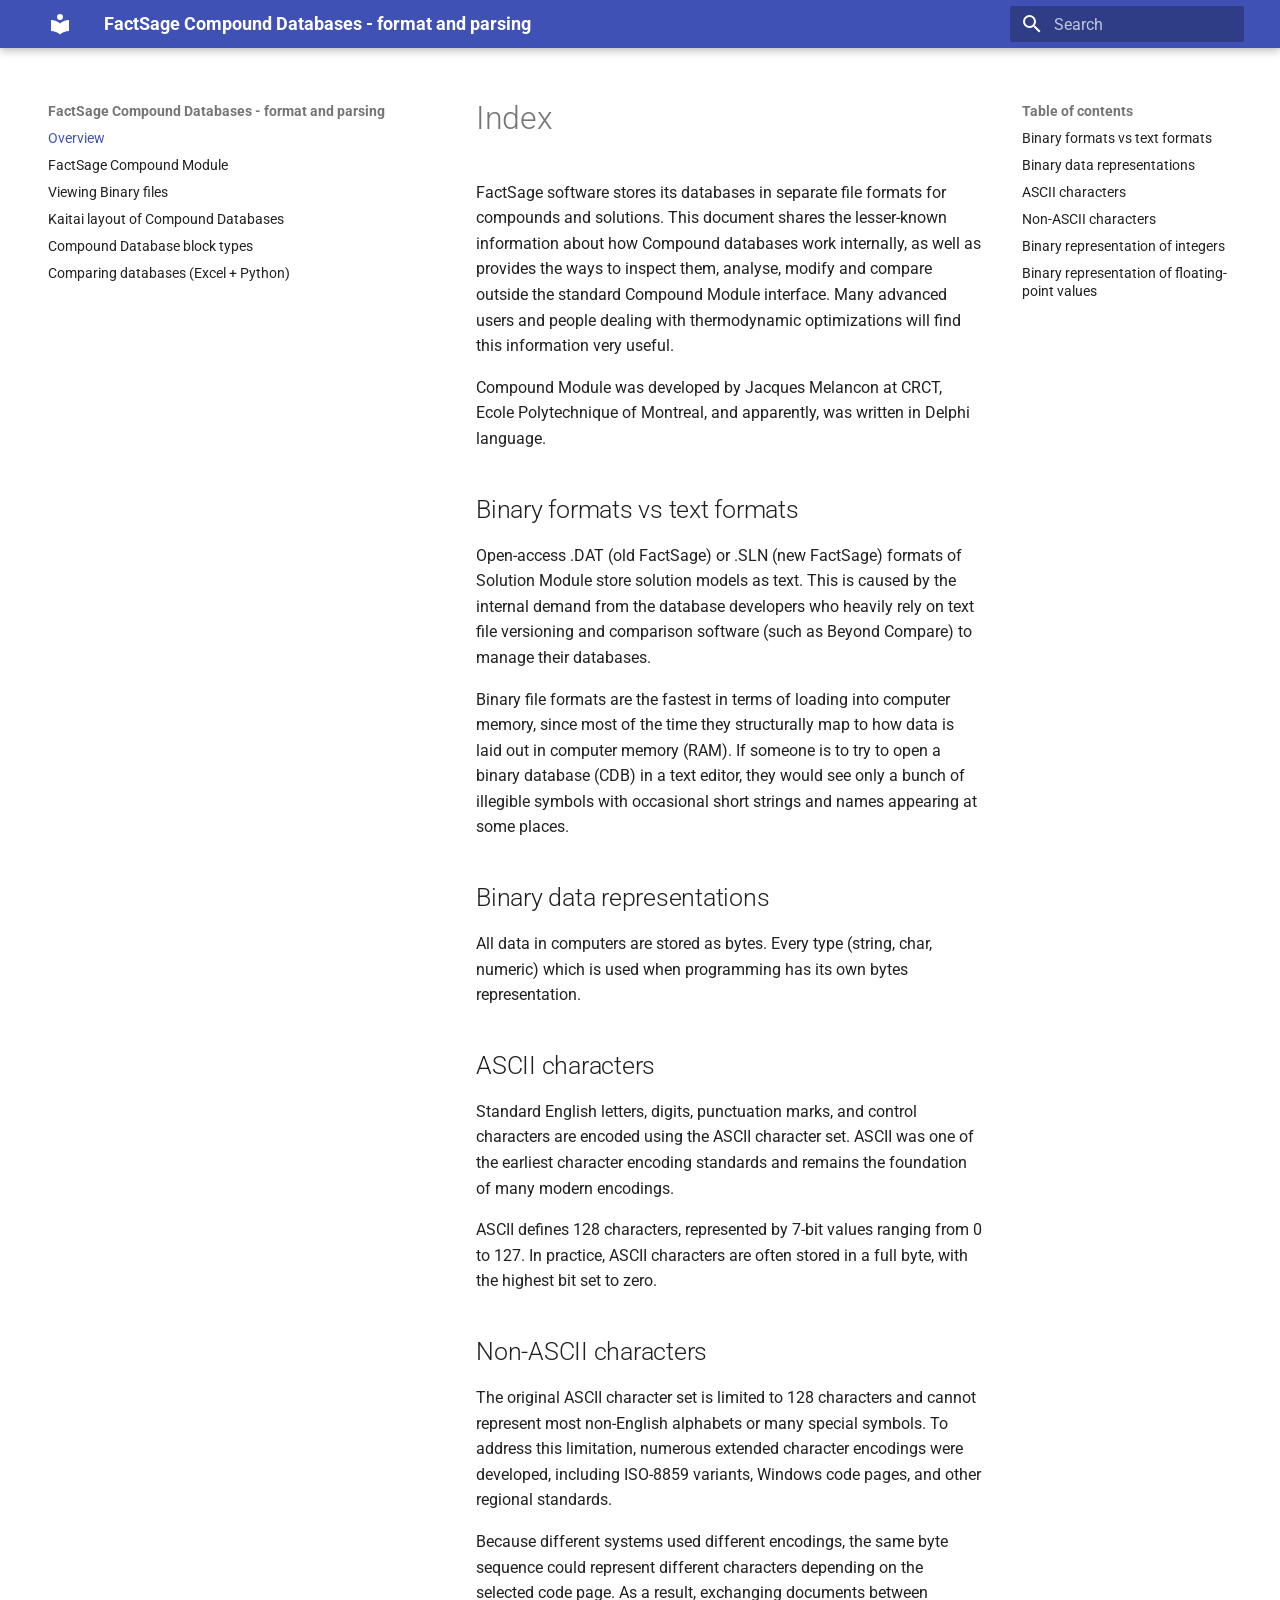
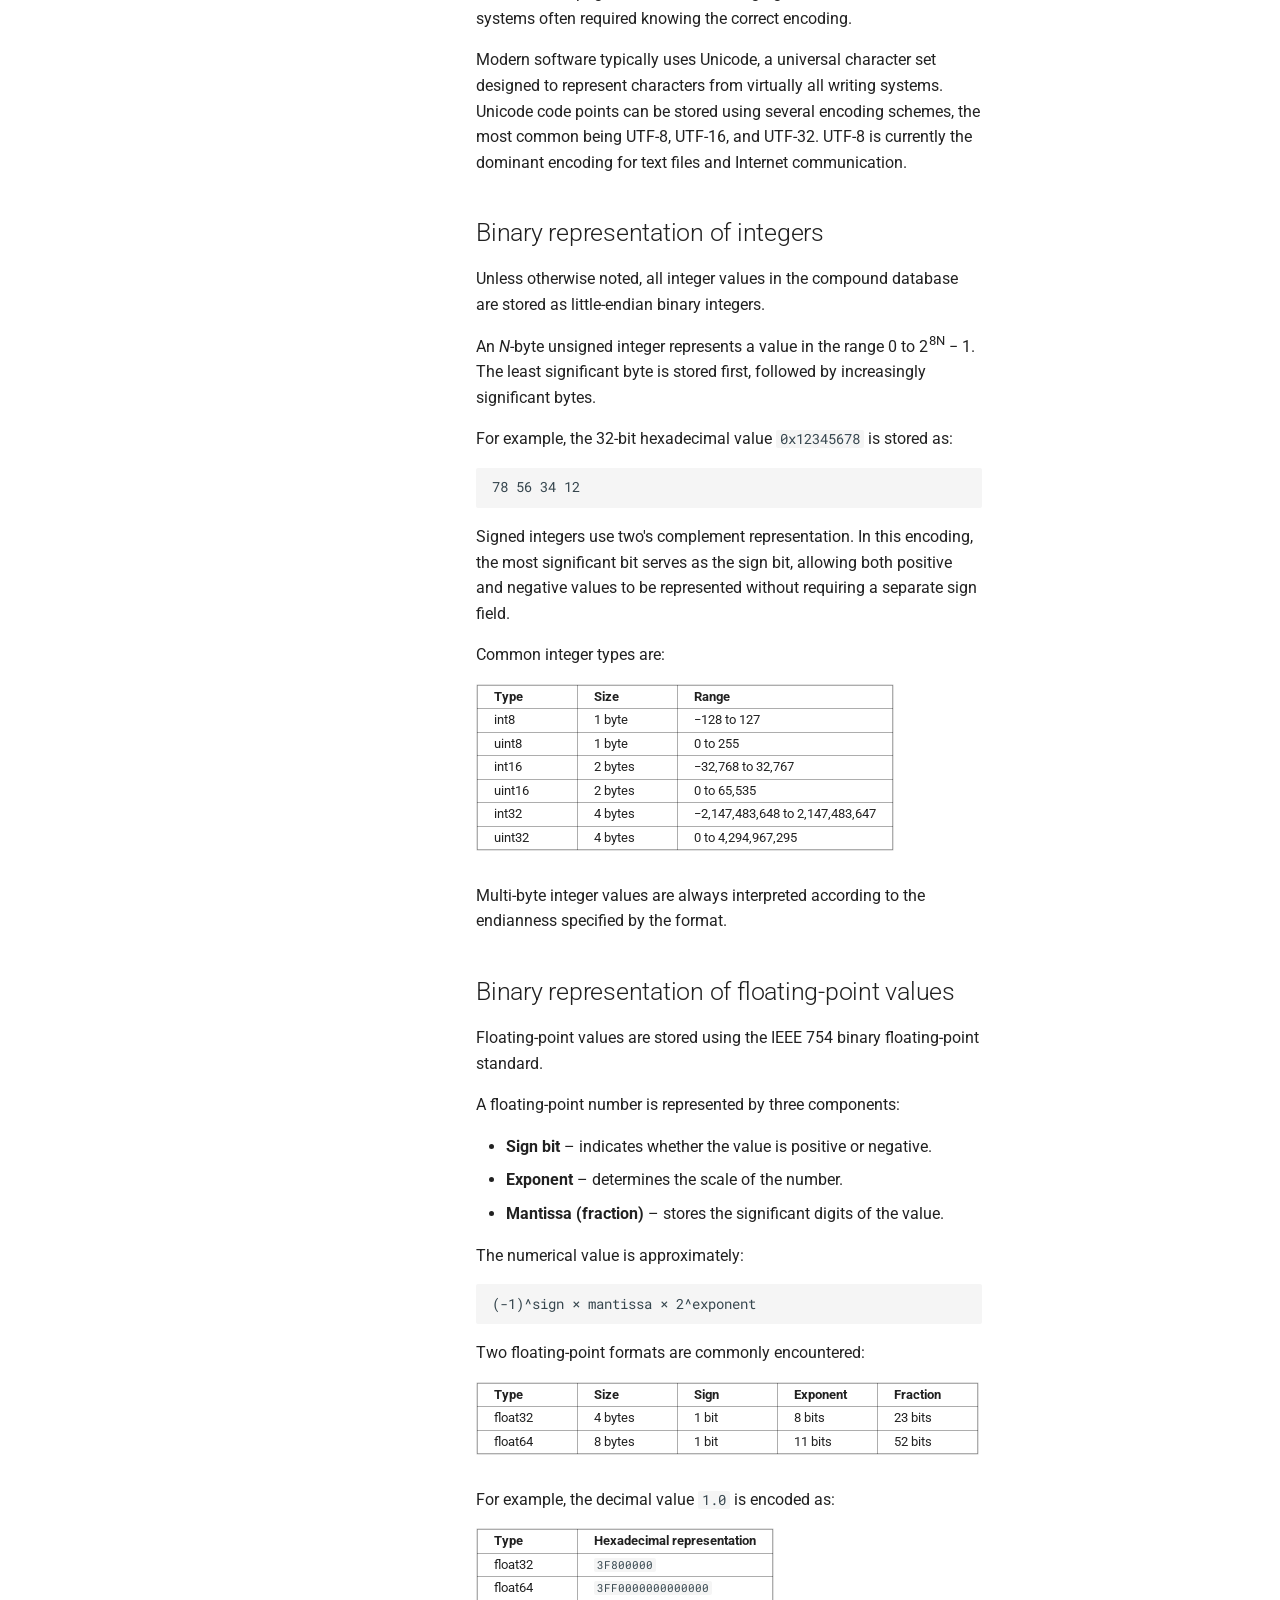
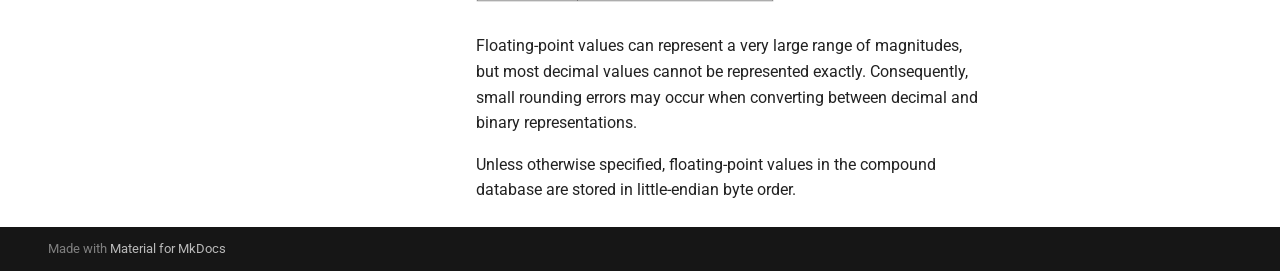
<file: index.html>
<!doctype html>
<html lang="en" class="no-js">
  <head>
    
      <meta charset="utf-8">
      <meta name="viewport" content="width=device-width,initial-scale=1">
      
      
      
        <link rel="canonical" href="https://evnekdev.github.io/factsage-compound-docs/">
      
      
      
        <link rel="next" href="compound-module/">
      
      
        
      
      
      <link rel="icon" href="assets/images/favicon.png">
      <meta name="generator" content="mkdocs-1.6.1, mkdocs-material-9.7.6">
    
    
      
        <title>FactSage Compound Databases - format and parsing</title>
      
    
    
      <link rel="stylesheet" href="assets/stylesheets/main.484c7ddc.min.css">
      
      


    
    
      
    
    
      
        
        
        <link rel="preconnect" href="https://fonts.gstatic.com" crossorigin>
        <link rel="stylesheet" href="https://fonts.googleapis.com/css?family=Roboto:300,300i,400,400i,700,700i%7CRoboto+Mono:400,400i,700,700i&display=fallback">
        <style>:root{--md-text-font:"Roboto";--md-code-font:"Roboto Mono"}</style>
      
    
    
      <link rel="stylesheet" href="stylesheets/extra.css">
    
    <script>__md_scope=new URL(".",location),__md_hash=e=>[...e].reduce(((e,_)=>(e<<5)-e+_.charCodeAt(0)),0),__md_get=(e,_=localStorage,t=__md_scope)=>JSON.parse(_.getItem(t.pathname+"."+e)),__md_set=(e,_,t=localStorage,a=__md_scope)=>{try{t.setItem(a.pathname+"."+e,JSON.stringify(_))}catch(e){}}</script>
    
      
  


  
  

<script id="__analytics">function __md_analytics(){function e(){dataLayer.push(arguments)}window.dataLayer=window.dataLayer||[],e("js",new Date),e("config","G-TPRW8K1JNP"),document.addEventListener("DOMContentLoaded",(function(){document.forms.search&&document.forms.search.query.addEventListener("blur",(function(){this.value&&e("event","search",{search_term:this.value})}));document$.subscribe((function(){var t=document.forms.feedback;if(void 0!==t)for(var a of t.querySelectorAll("[type=submit]"))a.addEventListener("click",(function(a){a.preventDefault();var n=document.location.pathname,d=this.getAttribute("data-md-value");e("event","feedback",{page:n,data:d}),t.firstElementChild.disabled=!0;var r=t.querySelector(".md-feedback__note [data-md-value='"+d+"']");r&&(r.hidden=!1)})),t.hidden=!1})),location$.subscribe((function(t){e("config","G-TPRW8K1JNP",{page_path:t.pathname})}))}));var t=document.createElement("script");t.async=!0,t.src="https://www.googletagmanager.com/gtag/js?id=G-TPRW8K1JNP",document.getElementById("__analytics").insertAdjacentElement("afterEnd",t)}</script>
  
    <script>"undefined"!=typeof __md_analytics&&__md_analytics()</script>
  

    
    
  </head>
  
  
    <body dir="ltr">
  
    
    <input class="md-toggle" data-md-toggle="drawer" type="checkbox" id="__drawer" autocomplete="off">
    <input class="md-toggle" data-md-toggle="search" type="checkbox" id="__search" autocomplete="off">
    <label class="md-overlay" for="__drawer"></label>
    <div data-md-component="skip">
      
        
        <a href="#index" class="md-skip">
          Skip to content
        </a>
      
    </div>
    <div data-md-component="announce">
      
    </div>
    
    
      

  

<header class="md-header md-header--shadow" data-md-component="header">
  <nav class="md-header__inner md-grid" aria-label="Header">
    <a href="." title="FactSage Compound Databases - format and parsing" class="md-header__button md-logo" aria-label="FactSage Compound Databases - format and parsing" data-md-component="logo">
      
  
  <svg xmlns="http://www.w3.org/2000/svg" viewBox="0 0 24 24"><path d="M12 8a3 3 0 0 0 3-3 3 3 0 0 0-3-3 3 3 0 0 0-3 3 3 3 0 0 0 3 3m0 3.54C9.64 9.35 6.5 8 3 8v11c3.5 0 6.64 1.35 9 3.54 2.36-2.19 5.5-3.54 9-3.54V8c-3.5 0-6.64 1.35-9 3.54"/></svg>

    </a>
    <label class="md-header__button md-icon" for="__drawer">
      
      <svg xmlns="http://www.w3.org/2000/svg" viewBox="0 0 24 24"><path d="M3 6h18v2H3zm0 5h18v2H3zm0 5h18v2H3z"/></svg>
    </label>
    <div class="md-header__title" data-md-component="header-title">
      <div class="md-header__ellipsis">
        <div class="md-header__topic">
          <span class="md-ellipsis">
            FactSage Compound Databases - format and parsing
          </span>
        </div>
        <div class="md-header__topic" data-md-component="header-topic">
          <span class="md-ellipsis">
            
              Overview
            
          </span>
        </div>
      </div>
    </div>
    
    
      <script>var palette=__md_get("__palette");if(palette&&palette.color){if("(prefers-color-scheme)"===palette.color.media){var media=matchMedia("(prefers-color-scheme: light)"),input=document.querySelector(media.matches?"[data-md-color-media='(prefers-color-scheme: light)']":"[data-md-color-media='(prefers-color-scheme: dark)']");palette.color.media=input.getAttribute("data-md-color-media"),palette.color.scheme=input.getAttribute("data-md-color-scheme"),palette.color.primary=input.getAttribute("data-md-color-primary"),palette.color.accent=input.getAttribute("data-md-color-accent")}for(var[key,value]of Object.entries(palette.color))document.body.setAttribute("data-md-color-"+key,value)}</script>
    
    
    
      
      
        <label class="md-header__button md-icon" for="__search">
          
          <svg xmlns="http://www.w3.org/2000/svg" viewBox="0 0 24 24"><path d="M9.5 3A6.5 6.5 0 0 1 16 9.5c0 1.61-.59 3.09-1.56 4.23l.27.27h.79l5 5-1.5 1.5-5-5v-.79l-.27-.27A6.52 6.52 0 0 1 9.5 16 6.5 6.5 0 0 1 3 9.5 6.5 6.5 0 0 1 9.5 3m0 2C7 5 5 7 5 9.5S7 14 9.5 14 14 12 14 9.5 12 5 9.5 5"/></svg>
        </label>
        <div class="md-search" data-md-component="search" role="dialog">
  <label class="md-search__overlay" for="__search"></label>
  <div class="md-search__inner" role="search">
    <form class="md-search__form" name="search">
      <input type="text" class="md-search__input" name="query" aria-label="Search" placeholder="Search" autocapitalize="off" autocorrect="off" autocomplete="off" spellcheck="false" data-md-component="search-query" required>
      <label class="md-search__icon md-icon" for="__search">
        
        <svg xmlns="http://www.w3.org/2000/svg" viewBox="0 0 24 24"><path d="M9.5 3A6.5 6.5 0 0 1 16 9.5c0 1.61-.59 3.09-1.56 4.23l.27.27h.79l5 5-1.5 1.5-5-5v-.79l-.27-.27A6.52 6.52 0 0 1 9.5 16 6.5 6.5 0 0 1 3 9.5 6.5 6.5 0 0 1 9.5 3m0 2C7 5 5 7 5 9.5S7 14 9.5 14 14 12 14 9.5 12 5 9.5 5"/></svg>
        
        <svg xmlns="http://www.w3.org/2000/svg" viewBox="0 0 24 24"><path d="M20 11v2H8l5.5 5.5-1.42 1.42L4.16 12l7.92-7.92L13.5 5.5 8 11z"/></svg>
      </label>
      <nav class="md-search__options" aria-label="Search">
        
        <button type="reset" class="md-search__icon md-icon" title="Clear" aria-label="Clear" tabindex="-1">
          
          <svg xmlns="http://www.w3.org/2000/svg" viewBox="0 0 24 24"><path d="M19 6.41 17.59 5 12 10.59 6.41 5 5 6.41 10.59 12 5 17.59 6.41 19 12 13.41 17.59 19 19 17.59 13.41 12z"/></svg>
        </button>
      </nav>
      
    </form>
    <div class="md-search__output">
      <div class="md-search__scrollwrap" tabindex="0" data-md-scrollfix>
        <div class="md-search-result" data-md-component="search-result">
          <div class="md-search-result__meta">
            Initializing search
          </div>
          <ol class="md-search-result__list" role="presentation"></ol>
        </div>
      </div>
    </div>
  </div>
</div>
      
    
    
  </nav>
  
</header>
    
    <div class="md-container" data-md-component="container">
      
      
        
          
        
      
      <main class="md-main" data-md-component="main">
        <div class="md-main__inner md-grid">
          
            
              
              <div class="md-sidebar md-sidebar--primary" data-md-component="sidebar" data-md-type="navigation" >
                <div class="md-sidebar__scrollwrap">
                  <div class="md-sidebar__inner">
                    



<nav class="md-nav md-nav--primary" aria-label="Navigation" data-md-level="0">
  <label class="md-nav__title" for="__drawer">
    <a href="." title="FactSage Compound Databases - format and parsing" class="md-nav__button md-logo" aria-label="FactSage Compound Databases - format and parsing" data-md-component="logo">
      
  
  <svg xmlns="http://www.w3.org/2000/svg" viewBox="0 0 24 24"><path d="M12 8a3 3 0 0 0 3-3 3 3 0 0 0-3-3 3 3 0 0 0-3 3 3 3 0 0 0 3 3m0 3.54C9.64 9.35 6.5 8 3 8v11c3.5 0 6.64 1.35 9 3.54 2.36-2.19 5.5-3.54 9-3.54V8c-3.5 0-6.64 1.35-9 3.54"/></svg>

    </a>
    FactSage Compound Databases - format and parsing
  </label>
  
  <ul class="md-nav__list" data-md-scrollfix>
    
      
      
  
  
    
  
  
  
    <li class="md-nav__item md-nav__item--active">
      
      <input class="md-nav__toggle md-toggle" type="checkbox" id="__toc">
      
      
        
      
      
        <label class="md-nav__link md-nav__link--active" for="__toc">
          
  
  
  <span class="md-ellipsis">
    
  
    Overview
  

    
  </span>
  
  

          <span class="md-nav__icon md-icon"></span>
        </label>
      
      <a href="." class="md-nav__link md-nav__link--active">
        
  
  
  <span class="md-ellipsis">
    
  
    Overview
  

    
  </span>
  
  

      </a>
      
        

<nav class="md-nav md-nav--secondary" aria-label="Table of contents">
  
  
  
    
  
  
    <label class="md-nav__title" for="__toc">
      <span class="md-nav__icon md-icon"></span>
      Table of contents
    </label>
    <ul class="md-nav__list" data-md-component="toc" data-md-scrollfix>
      
        <li class="md-nav__item">
  <a href="#binary-formats-vs-text-formats" class="md-nav__link">
    <span class="md-ellipsis">
      
        Binary formats vs text formats
      
    </span>
  </a>
  
</li>
      
        <li class="md-nav__item">
  <a href="#binary-data-representations" class="md-nav__link">
    <span class="md-ellipsis">
      
        Binary data representations
      
    </span>
  </a>
  
</li>
      
        <li class="md-nav__item">
  <a href="#ascii-characters" class="md-nav__link">
    <span class="md-ellipsis">
      
        ASCII characters
      
    </span>
  </a>
  
</li>
      
        <li class="md-nav__item">
  <a href="#non-ascii-characters" class="md-nav__link">
    <span class="md-ellipsis">
      
        Non-ASCII characters
      
    </span>
  </a>
  
</li>
      
        <li class="md-nav__item">
  <a href="#binary-representation-of-integers" class="md-nav__link">
    <span class="md-ellipsis">
      
        Binary representation of integers
      
    </span>
  </a>
  
</li>
      
        <li class="md-nav__item">
  <a href="#binary-representation-of-floating-point-values" class="md-nav__link">
    <span class="md-ellipsis">
      
        Binary representation of floating-point values
      
    </span>
  </a>
  
</li>
      
    </ul>
  
</nav>
      
    </li>
  

    
      
      
  
  
  
  
    <li class="md-nav__item">
      <a href="compound-module/" class="md-nav__link">
        
  
  
  <span class="md-ellipsis">
    
  
    FactSage Compound Module
  

    
  </span>
  
  

      </a>
    </li>
  

    
      
      
  
  
  
  
    <li class="md-nav__item">
      <a href="binary-viewing/" class="md-nav__link">
        
  
  
  <span class="md-ellipsis">
    
  
    Viewing Binary files
  

    
  </span>
  
  

      </a>
    </li>
  

    
      
      
  
  
  
  
    <li class="md-nav__item">
      <a href="kaitai/" class="md-nav__link">
        
  
  
  <span class="md-ellipsis">
    
  
    Kaitai layout of Compound Databases
  

    
  </span>
  
  

      </a>
    </li>
  

    
      
      
  
  
  
  
    <li class="md-nav__item">
      <a href="block-types/" class="md-nav__link">
        
  
  
  <span class="md-ellipsis">
    
  
    Compound Database block types
  

    
  </span>
  
  

      </a>
    </li>
  

    
      
      
  
  
  
  
    <li class="md-nav__item">
      <a href="database-compare/" class="md-nav__link">
        
  
  
  <span class="md-ellipsis">
    
  
    Comparing databases (Excel + Python)
  

    
  </span>
  
  

      </a>
    </li>
  

    
  </ul>
</nav>
                  </div>
                </div>
              </div>
            
            
              
              <div class="md-sidebar md-sidebar--secondary" data-md-component="sidebar" data-md-type="toc" >
                <div class="md-sidebar__scrollwrap">
                  <div class="md-sidebar__inner">
                    

<nav class="md-nav md-nav--secondary" aria-label="Table of contents">
  
  
  
    
  
  
    <label class="md-nav__title" for="__toc">
      <span class="md-nav__icon md-icon"></span>
      Table of contents
    </label>
    <ul class="md-nav__list" data-md-component="toc" data-md-scrollfix>
      
        <li class="md-nav__item">
  <a href="#binary-formats-vs-text-formats" class="md-nav__link">
    <span class="md-ellipsis">
      
        Binary formats vs text formats
      
    </span>
  </a>
  
</li>
      
        <li class="md-nav__item">
  <a href="#binary-data-representations" class="md-nav__link">
    <span class="md-ellipsis">
      
        Binary data representations
      
    </span>
  </a>
  
</li>
      
        <li class="md-nav__item">
  <a href="#ascii-characters" class="md-nav__link">
    <span class="md-ellipsis">
      
        ASCII characters
      
    </span>
  </a>
  
</li>
      
        <li class="md-nav__item">
  <a href="#non-ascii-characters" class="md-nav__link">
    <span class="md-ellipsis">
      
        Non-ASCII characters
      
    </span>
  </a>
  
</li>
      
        <li class="md-nav__item">
  <a href="#binary-representation-of-integers" class="md-nav__link">
    <span class="md-ellipsis">
      
        Binary representation of integers
      
    </span>
  </a>
  
</li>
      
        <li class="md-nav__item">
  <a href="#binary-representation-of-floating-point-values" class="md-nav__link">
    <span class="md-ellipsis">
      
        Binary representation of floating-point values
      
    </span>
  </a>
  
</li>
      
    </ul>
  
</nav>
                  </div>
                </div>
              </div>
            
          
          
            <div class="md-content" data-md-component="content">
              
              <article class="md-content__inner md-typeset">
                
                  



<h1 id="index">Index</h1>
<p>FactSage software stores its databases in separate file formats for compounds and solutions. This document shares the lesser-known information about how Compound databases work internally, as well as provides the ways to inspect them, analyse, modify and compare outside the standard Compound Module interface. Many advanced users and people dealing with thermodynamic optimizations will find this information very useful.</p>
<p>Compound Module was developed by Jacques Melancon at CRCT, Ecole Polytechnique of Montreal, and apparently, was written in Delphi language.</p>
<h2 id="binary-formats-vs-text-formats">Binary formats vs text formats</h2>
<p>Open-access .DAT (old FactSage) or .SLN (new FactSage) formats of Solution Module store solution models as text. This is caused by the internal demand from the database developers who heavily rely on text file versioning and comparison software (such as Beyond Compare) to manage their databases.</p>
<p>Binary file formats are the fastest in terms of loading into computer memory, since most of the time they structurally map to how data is laid out in computer memory (RAM). If someone is to try to open a binary database (CDB) in a text editor, they would see only a bunch of illegible symbols with occasional short strings and names appearing at some places.</p>
<h2 id="binary-data-representations">Binary data representations</h2>
<p>All data in computers are stored as bytes. Every type (string, char, numeric) which is used when programming has its own bytes representation.</p>
<h2 id="ascii-characters">ASCII characters</h2>
<p>Standard English letters, digits, punctuation marks, and control characters are encoded using the ASCII character set. ASCII was one of the earliest character encoding standards and remains the foundation of many modern encodings.</p>
<p>ASCII defines 128 characters, represented by 7-bit values ranging from 0 to 127. In practice, ASCII characters are often stored in a full byte, with the highest bit set to zero.</p>
<h2 id="non-ascii-characters">Non-ASCII characters</h2>
<p>The original ASCII character set is limited to 128 characters and cannot represent most non-English alphabets or many special symbols. To address this limitation, numerous extended character encodings were developed, including ISO-8859 variants, Windows code pages, and other regional standards.</p>
<p>Because different systems used different encodings, the same byte sequence could represent different characters depending on the selected code page. As a result, exchanging documents between systems often required knowing the correct encoding.</p>
<p>Modern software typically uses Unicode, a universal character set designed to represent characters from virtually all writing systems. Unicode code points can be stored using several encoding schemes, the most common being UTF-8, UTF-16, and UTF-32. UTF-8 is currently the dominant encoding for text files and Internet communication.</p>
<h2 id="binary-representation-of-integers">Binary representation of integers</h2>
<p>Unless otherwise noted, all integer values in the compound database are stored as little-endian binary integers.</p>
<p>An <em>N</em>-byte unsigned integer represents a value in the range 0 to 2<sup>8N</sup> − 1. The least significant byte is stored first, followed by increasingly significant bytes.</p>
<p>For example, the 32-bit hexadecimal value <code>0x12345678</code> is stored as:</p>
<pre><code>78 56 34 12
</code></pre>
<p>Signed integers use two's complement representation. In this encoding, the most significant bit serves as the sign bit, allowing both positive and negative values to be represented without requiring a separate sign field.</p>
<p>Common integer types are:</p>
<table>
<thead>
<tr>
<th>Type</th>
<th>Size</th>
<th>Range</th>
</tr>
</thead>
<tbody>
<tr>
<td>int8</td>
<td>1 byte</td>
<td>−128 to 127</td>
</tr>
<tr>
<td>uint8</td>
<td>1 byte</td>
<td>0 to 255</td>
</tr>
<tr>
<td>int16</td>
<td>2 bytes</td>
<td>−32,768 to 32,767</td>
</tr>
<tr>
<td>uint16</td>
<td>2 bytes</td>
<td>0 to 65,535</td>
</tr>
<tr>
<td>int32</td>
<td>4 bytes</td>
<td>−2,147,483,648 to 2,147,483,647</td>
</tr>
<tr>
<td>uint32</td>
<td>4 bytes</td>
<td>0 to 4,294,967,295</td>
</tr>
</tbody>
</table>
<p>Multi-byte integer values are always interpreted according to the endianness specified by the format.</p>
<h2 id="binary-representation-of-floating-point-values">Binary representation of floating-point values</h2>
<p>Floating-point values are stored using the IEEE 754 binary floating-point standard.</p>
<p>A floating-point number is represented by three components:</p>
<ul>
<li><strong>Sign bit</strong> – indicates whether the value is positive or negative.</li>
<li><strong>Exponent</strong> – determines the scale of the number.</li>
<li><strong>Mantissa (fraction)</strong> – stores the significant digits of the value.</li>
</ul>
<p>The numerical value is approximately:</p>
<pre><code>(-1)^sign × mantissa × 2^exponent
</code></pre>
<p>Two floating-point formats are commonly encountered:</p>
<table>
<thead>
<tr>
<th>Type</th>
<th>Size</th>
<th>Sign</th>
<th>Exponent</th>
<th>Fraction</th>
</tr>
</thead>
<tbody>
<tr>
<td>float32</td>
<td>4 bytes</td>
<td>1 bit</td>
<td>8 bits</td>
<td>23 bits</td>
</tr>
<tr>
<td>float64</td>
<td>8 bytes</td>
<td>1 bit</td>
<td>11 bits</td>
<td>52 bits</td>
</tr>
</tbody>
</table>
<p>For example, the decimal value <code>1.0</code> is encoded as:</p>
<table>
<thead>
<tr>
<th>Type</th>
<th>Hexadecimal representation</th>
</tr>
</thead>
<tbody>
<tr>
<td>float32</td>
<td><code>3F800000</code></td>
</tr>
<tr>
<td>float64</td>
<td><code>3FF0000000000000</code></td>
</tr>
</tbody>
</table>
<p>Floating-point values can represent a very large range of magnitudes, but most decimal values cannot be represented exactly. Consequently, small rounding errors may occur when converting between decimal and binary representations.</p>
<p>Unless otherwise specified, floating-point values in the compound database are stored in little-endian byte order.</p>









  




                
              </article>
            </div>
          
          
<script>var target=document.getElementById(location.hash.slice(1));target&&target.name&&(target.checked=target.name.startsWith("__tabbed_"))</script>
        </div>
        
      </main>
      
        <footer class="md-footer">
  
  <div class="md-footer-meta md-typeset">
    <div class="md-footer-meta__inner md-grid">
      <div class="md-copyright">
  
  
    Made with
    <a href="https://squidfunk.github.io/mkdocs-material/" target="_blank" rel="noopener">
      Material for MkDocs
    </a>
  
</div>
      
    </div>
  </div>
</footer>
      
    </div>
    <div class="md-dialog" data-md-component="dialog">
      <div class="md-dialog__inner md-typeset"></div>
    </div>
    
    
    
      
      
      <script id="__config" type="application/json">{"annotate": null, "base": ".", "features": [], "search": "assets/javascripts/workers/search.2c215733.min.js", "tags": null, "translations": {"clipboard.copied": "Copied to clipboard", "clipboard.copy": "Copy to clipboard", "search.result.more.one": "1 more on this page", "search.result.more.other": "# more on this page", "search.result.none": "No matching documents", "search.result.one": "1 matching document", "search.result.other": "# matching documents", "search.result.placeholder": "Type to start searching", "search.result.term.missing": "Missing", "select.version": "Select version"}, "version": null}</script>
    
    
      <script src="assets/javascripts/bundle.79ae519e.min.js"></script>
      
    
  </body>
</html>
</file>
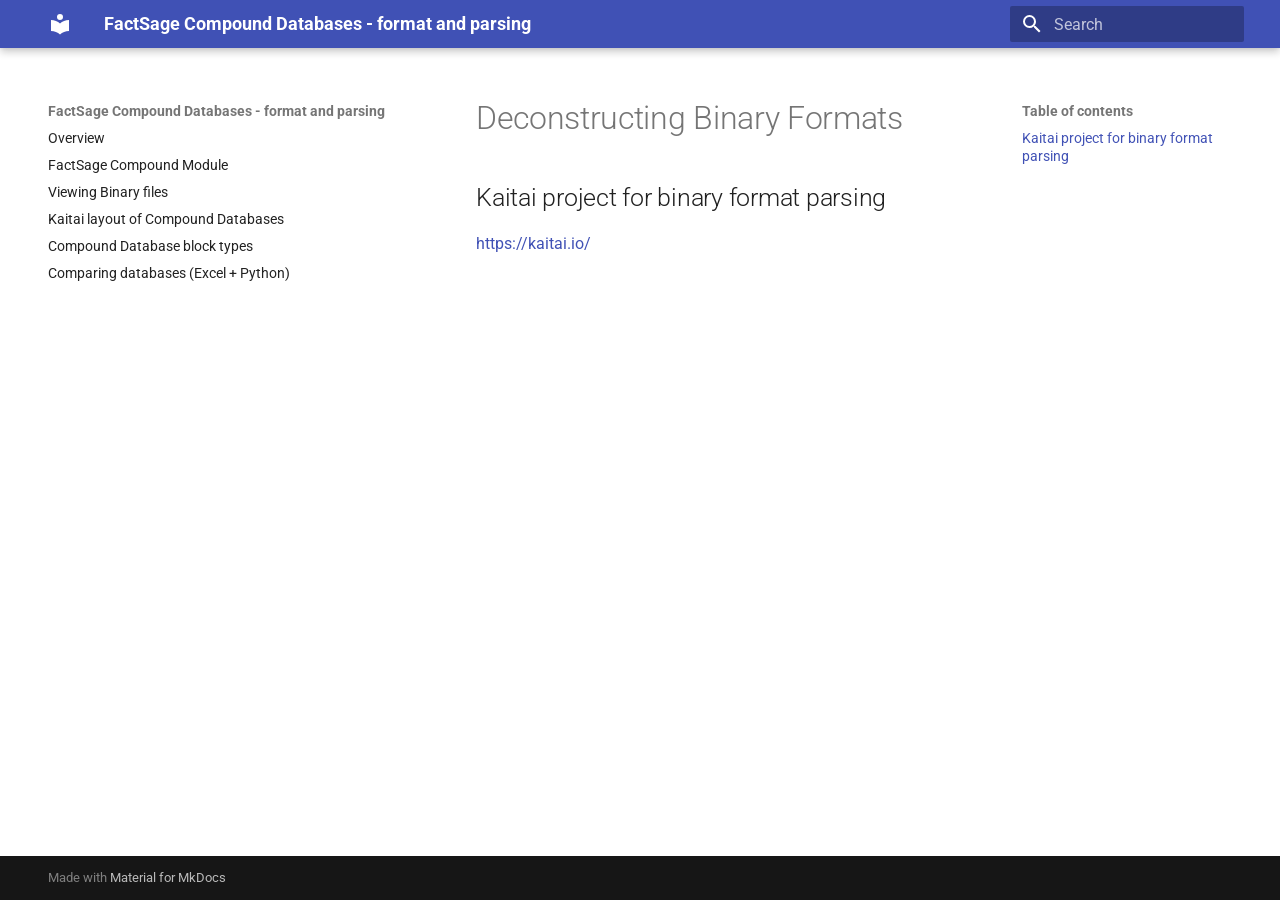
<file: binary-deconstruction/index.html>
<!doctype html>
<html lang="en" class="no-js">
  <head>
    
      <meta charset="utf-8">
      <meta name="viewport" content="width=device-width,initial-scale=1">
      
      
      
        <link rel="canonical" href="https://evnekdev.github.io/factsage-compound-docs/binary-deconstruction/">
      
      
      
      
        
      
      
      <link rel="icon" href="../assets/images/favicon.png">
      <meta name="generator" content="mkdocs-1.6.1, mkdocs-material-9.7.6">
    
    
      
        <title>Deconstructing Binary Formats - FactSage Compound Databases - format and parsing</title>
      
    
    
      <link rel="stylesheet" href="../assets/stylesheets/main.484c7ddc.min.css">
      
      


    
    
      
    
    
      
        
        
        <link rel="preconnect" href="https://fonts.gstatic.com" crossorigin>
        <link rel="stylesheet" href="https://fonts.googleapis.com/css?family=Roboto:300,300i,400,400i,700,700i%7CRoboto+Mono:400,400i,700,700i&display=fallback">
        <style>:root{--md-text-font:"Roboto";--md-code-font:"Roboto Mono"}</style>
      
    
    
      <link rel="stylesheet" href="../stylesheets/extra.css">
    
    <script>__md_scope=new URL("..",location),__md_hash=e=>[...e].reduce(((e,_)=>(e<<5)-e+_.charCodeAt(0)),0),__md_get=(e,_=localStorage,t=__md_scope)=>JSON.parse(_.getItem(t.pathname+"."+e)),__md_set=(e,_,t=localStorage,a=__md_scope)=>{try{t.setItem(a.pathname+"."+e,JSON.stringify(_))}catch(e){}}</script>
    
      
  


  
  

<script id="__analytics">function __md_analytics(){function e(){dataLayer.push(arguments)}window.dataLayer=window.dataLayer||[],e("js",new Date),e("config","G-TPRW8K1JNP"),document.addEventListener("DOMContentLoaded",(function(){document.forms.search&&document.forms.search.query.addEventListener("blur",(function(){this.value&&e("event","search",{search_term:this.value})}));document$.subscribe((function(){var t=document.forms.feedback;if(void 0!==t)for(var a of t.querySelectorAll("[type=submit]"))a.addEventListener("click",(function(a){a.preventDefault();var n=document.location.pathname,d=this.getAttribute("data-md-value");e("event","feedback",{page:n,data:d}),t.firstElementChild.disabled=!0;var r=t.querySelector(".md-feedback__note [data-md-value='"+d+"']");r&&(r.hidden=!1)})),t.hidden=!1})),location$.subscribe((function(t){e("config","G-TPRW8K1JNP",{page_path:t.pathname})}))}));var t=document.createElement("script");t.async=!0,t.src="https://www.googletagmanager.com/gtag/js?id=G-TPRW8K1JNP",document.getElementById("__analytics").insertAdjacentElement("afterEnd",t)}</script>
  
    <script>"undefined"!=typeof __md_analytics&&__md_analytics()</script>
  

    
    
  </head>
  
  
    <body dir="ltr">
  
    
    <input class="md-toggle" data-md-toggle="drawer" type="checkbox" id="__drawer" autocomplete="off">
    <input class="md-toggle" data-md-toggle="search" type="checkbox" id="__search" autocomplete="off">
    <label class="md-overlay" for="__drawer"></label>
    <div data-md-component="skip">
      
        
        <a href="#deconstructing-binary-formats" class="md-skip">
          Skip to content
        </a>
      
    </div>
    <div data-md-component="announce">
      
    </div>
    
    
      

  

<header class="md-header md-header--shadow" data-md-component="header">
  <nav class="md-header__inner md-grid" aria-label="Header">
    <a href=".." title="FactSage Compound Databases - format and parsing" class="md-header__button md-logo" aria-label="FactSage Compound Databases - format and parsing" data-md-component="logo">
      
  
  <svg xmlns="http://www.w3.org/2000/svg" viewBox="0 0 24 24"><path d="M12 8a3 3 0 0 0 3-3 3 3 0 0 0-3-3 3 3 0 0 0-3 3 3 3 0 0 0 3 3m0 3.54C9.64 9.35 6.5 8 3 8v11c3.5 0 6.64 1.35 9 3.54 2.36-2.19 5.5-3.54 9-3.54V8c-3.5 0-6.64 1.35-9 3.54"/></svg>

    </a>
    <label class="md-header__button md-icon" for="__drawer">
      
      <svg xmlns="http://www.w3.org/2000/svg" viewBox="0 0 24 24"><path d="M3 6h18v2H3zm0 5h18v2H3zm0 5h18v2H3z"/></svg>
    </label>
    <div class="md-header__title" data-md-component="header-title">
      <div class="md-header__ellipsis">
        <div class="md-header__topic">
          <span class="md-ellipsis">
            FactSage Compound Databases - format and parsing
          </span>
        </div>
        <div class="md-header__topic" data-md-component="header-topic">
          <span class="md-ellipsis">
            
              Deconstructing Binary Formats
            
          </span>
        </div>
      </div>
    </div>
    
    
      <script>var palette=__md_get("__palette");if(palette&&palette.color){if("(prefers-color-scheme)"===palette.color.media){var media=matchMedia("(prefers-color-scheme: light)"),input=document.querySelector(media.matches?"[data-md-color-media='(prefers-color-scheme: light)']":"[data-md-color-media='(prefers-color-scheme: dark)']");palette.color.media=input.getAttribute("data-md-color-media"),palette.color.scheme=input.getAttribute("data-md-color-scheme"),palette.color.primary=input.getAttribute("data-md-color-primary"),palette.color.accent=input.getAttribute("data-md-color-accent")}for(var[key,value]of Object.entries(palette.color))document.body.setAttribute("data-md-color-"+key,value)}</script>
    
    
    
      
      
        <label class="md-header__button md-icon" for="__search">
          
          <svg xmlns="http://www.w3.org/2000/svg" viewBox="0 0 24 24"><path d="M9.5 3A6.5 6.5 0 0 1 16 9.5c0 1.61-.59 3.09-1.56 4.23l.27.27h.79l5 5-1.5 1.5-5-5v-.79l-.27-.27A6.52 6.52 0 0 1 9.5 16 6.5 6.5 0 0 1 3 9.5 6.5 6.5 0 0 1 9.5 3m0 2C7 5 5 7 5 9.5S7 14 9.5 14 14 12 14 9.5 12 5 9.5 5"/></svg>
        </label>
        <div class="md-search" data-md-component="search" role="dialog">
  <label class="md-search__overlay" for="__search"></label>
  <div class="md-search__inner" role="search">
    <form class="md-search__form" name="search">
      <input type="text" class="md-search__input" name="query" aria-label="Search" placeholder="Search" autocapitalize="off" autocorrect="off" autocomplete="off" spellcheck="false" data-md-component="search-query" required>
      <label class="md-search__icon md-icon" for="__search">
        
        <svg xmlns="http://www.w3.org/2000/svg" viewBox="0 0 24 24"><path d="M9.5 3A6.5 6.5 0 0 1 16 9.5c0 1.61-.59 3.09-1.56 4.23l.27.27h.79l5 5-1.5 1.5-5-5v-.79l-.27-.27A6.52 6.52 0 0 1 9.5 16 6.5 6.5 0 0 1 3 9.5 6.5 6.5 0 0 1 9.5 3m0 2C7 5 5 7 5 9.5S7 14 9.5 14 14 12 14 9.5 12 5 9.5 5"/></svg>
        
        <svg xmlns="http://www.w3.org/2000/svg" viewBox="0 0 24 24"><path d="M20 11v2H8l5.5 5.5-1.42 1.42L4.16 12l7.92-7.92L13.5 5.5 8 11z"/></svg>
      </label>
      <nav class="md-search__options" aria-label="Search">
        
        <button type="reset" class="md-search__icon md-icon" title="Clear" aria-label="Clear" tabindex="-1">
          
          <svg xmlns="http://www.w3.org/2000/svg" viewBox="0 0 24 24"><path d="M19 6.41 17.59 5 12 10.59 6.41 5 5 6.41 10.59 12 5 17.59 6.41 19 12 13.41 17.59 19 19 17.59 13.41 12z"/></svg>
        </button>
      </nav>
      
    </form>
    <div class="md-search__output">
      <div class="md-search__scrollwrap" tabindex="0" data-md-scrollfix>
        <div class="md-search-result" data-md-component="search-result">
          <div class="md-search-result__meta">
            Initializing search
          </div>
          <ol class="md-search-result__list" role="presentation"></ol>
        </div>
      </div>
    </div>
  </div>
</div>
      
    
    
  </nav>
  
</header>
    
    <div class="md-container" data-md-component="container">
      
      
        
          
        
      
      <main class="md-main" data-md-component="main">
        <div class="md-main__inner md-grid">
          
            
              
              <div class="md-sidebar md-sidebar--primary" data-md-component="sidebar" data-md-type="navigation" >
                <div class="md-sidebar__scrollwrap">
                  <div class="md-sidebar__inner">
                    



<nav class="md-nav md-nav--primary" aria-label="Navigation" data-md-level="0">
  <label class="md-nav__title" for="__drawer">
    <a href=".." title="FactSage Compound Databases - format and parsing" class="md-nav__button md-logo" aria-label="FactSage Compound Databases - format and parsing" data-md-component="logo">
      
  
  <svg xmlns="http://www.w3.org/2000/svg" viewBox="0 0 24 24"><path d="M12 8a3 3 0 0 0 3-3 3 3 0 0 0-3-3 3 3 0 0 0-3 3 3 3 0 0 0 3 3m0 3.54C9.64 9.35 6.5 8 3 8v11c3.5 0 6.64 1.35 9 3.54 2.36-2.19 5.5-3.54 9-3.54V8c-3.5 0-6.64 1.35-9 3.54"/></svg>

    </a>
    FactSage Compound Databases - format and parsing
  </label>
  
  <ul class="md-nav__list" data-md-scrollfix>
    
      
      
  
  
  
  
    <li class="md-nav__item">
      <a href=".." class="md-nav__link">
        
  
  
  <span class="md-ellipsis">
    
  
    Overview
  

    
  </span>
  
  

      </a>
    </li>
  

    
      
      
  
  
  
  
    <li class="md-nav__item">
      <a href="../compound-module/" class="md-nav__link">
        
  
  
  <span class="md-ellipsis">
    
  
    FactSage Compound Module
  

    
  </span>
  
  

      </a>
    </li>
  

    
      
      
  
  
  
  
    <li class="md-nav__item">
      <a href="../binary-viewing/" class="md-nav__link">
        
  
  
  <span class="md-ellipsis">
    
  
    Viewing Binary files
  

    
  </span>
  
  

      </a>
    </li>
  

    
      
      
  
  
  
  
    <li class="md-nav__item">
      <a href="../kaitai/" class="md-nav__link">
        
  
  
  <span class="md-ellipsis">
    
  
    Kaitai layout of Compound Databases
  

    
  </span>
  
  

      </a>
    </li>
  

    
      
      
  
  
  
  
    <li class="md-nav__item">
      <a href="../block-types/" class="md-nav__link">
        
  
  
  <span class="md-ellipsis">
    
  
    Compound Database block types
  

    
  </span>
  
  

      </a>
    </li>
  

    
      
      
  
  
  
  
    <li class="md-nav__item">
      <a href="../database-compare/" class="md-nav__link">
        
  
  
  <span class="md-ellipsis">
    
  
    Comparing databases (Excel + Python)
  

    
  </span>
  
  

      </a>
    </li>
  

    
  </ul>
</nav>
                  </div>
                </div>
              </div>
            
            
              
              <div class="md-sidebar md-sidebar--secondary" data-md-component="sidebar" data-md-type="toc" >
                <div class="md-sidebar__scrollwrap">
                  <div class="md-sidebar__inner">
                    

<nav class="md-nav md-nav--secondary" aria-label="Table of contents">
  
  
  
    
  
  
    <label class="md-nav__title" for="__toc">
      <span class="md-nav__icon md-icon"></span>
      Table of contents
    </label>
    <ul class="md-nav__list" data-md-component="toc" data-md-scrollfix>
      
        <li class="md-nav__item">
  <a href="#kaitai-project-for-binary-format-parsing" class="md-nav__link">
    <span class="md-ellipsis">
      
        Kaitai project for binary format parsing
      
    </span>
  </a>
  
</li>
      
    </ul>
  
</nav>
                  </div>
                </div>
              </div>
            
          
          
            <div class="md-content" data-md-component="content">
              
              <article class="md-content__inner md-typeset">
                
                  



<h1 id="deconstructing-binary-formats">Deconstructing Binary Formats</h1>
<h2 id="kaitai-project-for-binary-format-parsing">Kaitai project for binary format parsing</h2>
<p><a href="https://kaitai.io/">https://kaitai.io/</a></p>









  




                
              </article>
            </div>
          
          
<script>var target=document.getElementById(location.hash.slice(1));target&&target.name&&(target.checked=target.name.startsWith("__tabbed_"))</script>
        </div>
        
      </main>
      
        <footer class="md-footer">
  
  <div class="md-footer-meta md-typeset">
    <div class="md-footer-meta__inner md-grid">
      <div class="md-copyright">
  
  
    Made with
    <a href="https://squidfunk.github.io/mkdocs-material/" target="_blank" rel="noopener">
      Material for MkDocs
    </a>
  
</div>
      
    </div>
  </div>
</footer>
      
    </div>
    <div class="md-dialog" data-md-component="dialog">
      <div class="md-dialog__inner md-typeset"></div>
    </div>
    
    
    
      
      
      <script id="__config" type="application/json">{"annotate": null, "base": "..", "features": [], "search": "../assets/javascripts/workers/search.2c215733.min.js", "tags": null, "translations": {"clipboard.copied": "Copied to clipboard", "clipboard.copy": "Copy to clipboard", "search.result.more.one": "1 more on this page", "search.result.more.other": "# more on this page", "search.result.none": "No matching documents", "search.result.one": "1 matching document", "search.result.other": "# matching documents", "search.result.placeholder": "Type to start searching", "search.result.term.missing": "Missing", "select.version": "Select version"}, "version": null}</script>
    
    
      <script src="../assets/javascripts/bundle.79ae519e.min.js"></script>
      
    
  </body>
</html>
</file>
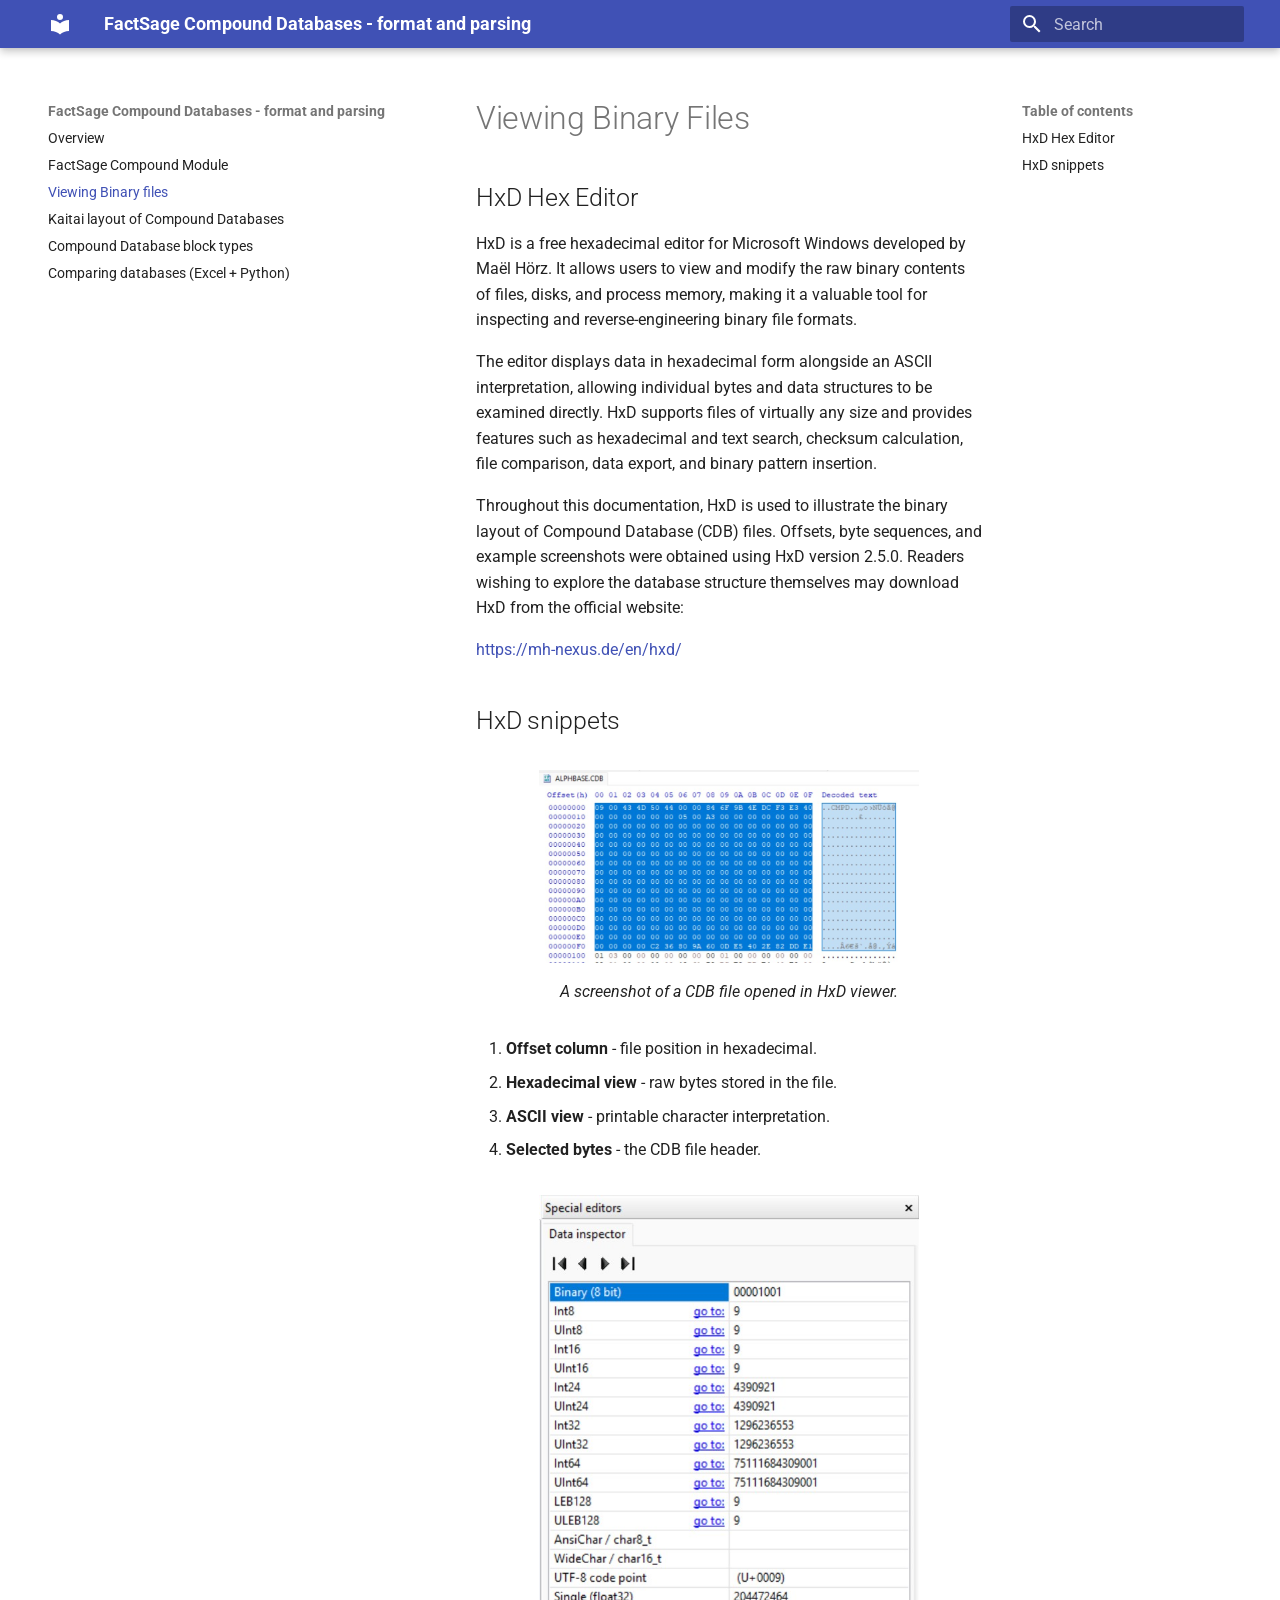
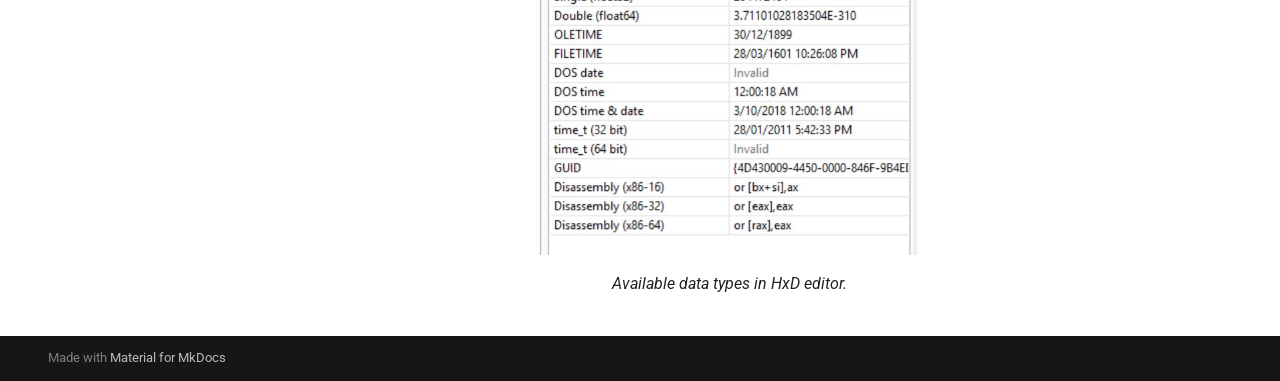
<file: binary-viewing/index.html>
<!doctype html>
<html lang="en" class="no-js">
  <head>
    
      <meta charset="utf-8">
      <meta name="viewport" content="width=device-width,initial-scale=1">
      
      
      
        <link rel="canonical" href="https://evnekdev.github.io/factsage-compound-docs/binary-viewing/">
      
      
        <link rel="prev" href="../compound-module/">
      
      
        <link rel="next" href="../kaitai/">
      
      
        
      
      
      <link rel="icon" href="../assets/images/favicon.png">
      <meta name="generator" content="mkdocs-1.6.1, mkdocs-material-9.7.6">
    
    
      
        <title>Viewing Binary files - FactSage Compound Databases - format and parsing</title>
      
    
    
      <link rel="stylesheet" href="../assets/stylesheets/main.484c7ddc.min.css">
      
      


    
    
      
    
    
      
        
        
        <link rel="preconnect" href="https://fonts.gstatic.com" crossorigin>
        <link rel="stylesheet" href="https://fonts.googleapis.com/css?family=Roboto:300,300i,400,400i,700,700i%7CRoboto+Mono:400,400i,700,700i&display=fallback">
        <style>:root{--md-text-font:"Roboto";--md-code-font:"Roboto Mono"}</style>
      
    
    
      <link rel="stylesheet" href="../stylesheets/extra.css">
    
    <script>__md_scope=new URL("..",location),__md_hash=e=>[...e].reduce(((e,_)=>(e<<5)-e+_.charCodeAt(0)),0),__md_get=(e,_=localStorage,t=__md_scope)=>JSON.parse(_.getItem(t.pathname+"."+e)),__md_set=(e,_,t=localStorage,a=__md_scope)=>{try{t.setItem(a.pathname+"."+e,JSON.stringify(_))}catch(e){}}</script>
    
      
  


  
  

<script id="__analytics">function __md_analytics(){function e(){dataLayer.push(arguments)}window.dataLayer=window.dataLayer||[],e("js",new Date),e("config","G-TPRW8K1JNP"),document.addEventListener("DOMContentLoaded",(function(){document.forms.search&&document.forms.search.query.addEventListener("blur",(function(){this.value&&e("event","search",{search_term:this.value})}));document$.subscribe((function(){var t=document.forms.feedback;if(void 0!==t)for(var a of t.querySelectorAll("[type=submit]"))a.addEventListener("click",(function(a){a.preventDefault();var n=document.location.pathname,d=this.getAttribute("data-md-value");e("event","feedback",{page:n,data:d}),t.firstElementChild.disabled=!0;var r=t.querySelector(".md-feedback__note [data-md-value='"+d+"']");r&&(r.hidden=!1)})),t.hidden=!1})),location$.subscribe((function(t){e("config","G-TPRW8K1JNP",{page_path:t.pathname})}))}));var t=document.createElement("script");t.async=!0,t.src="https://www.googletagmanager.com/gtag/js?id=G-TPRW8K1JNP",document.getElementById("__analytics").insertAdjacentElement("afterEnd",t)}</script>
  
    <script>"undefined"!=typeof __md_analytics&&__md_analytics()</script>
  

    
    
  </head>
  
  
    <body dir="ltr">
  
    
    <input class="md-toggle" data-md-toggle="drawer" type="checkbox" id="__drawer" autocomplete="off">
    <input class="md-toggle" data-md-toggle="search" type="checkbox" id="__search" autocomplete="off">
    <label class="md-overlay" for="__drawer"></label>
    <div data-md-component="skip">
      
        
        <a href="#viewing-binary-files" class="md-skip">
          Skip to content
        </a>
      
    </div>
    <div data-md-component="announce">
      
    </div>
    
    
      

  

<header class="md-header md-header--shadow" data-md-component="header">
  <nav class="md-header__inner md-grid" aria-label="Header">
    <a href=".." title="FactSage Compound Databases - format and parsing" class="md-header__button md-logo" aria-label="FactSage Compound Databases - format and parsing" data-md-component="logo">
      
  
  <svg xmlns="http://www.w3.org/2000/svg" viewBox="0 0 24 24"><path d="M12 8a3 3 0 0 0 3-3 3 3 0 0 0-3-3 3 3 0 0 0-3 3 3 3 0 0 0 3 3m0 3.54C9.64 9.35 6.5 8 3 8v11c3.5 0 6.64 1.35 9 3.54 2.36-2.19 5.5-3.54 9-3.54V8c-3.5 0-6.64 1.35-9 3.54"/></svg>

    </a>
    <label class="md-header__button md-icon" for="__drawer">
      
      <svg xmlns="http://www.w3.org/2000/svg" viewBox="0 0 24 24"><path d="M3 6h18v2H3zm0 5h18v2H3zm0 5h18v2H3z"/></svg>
    </label>
    <div class="md-header__title" data-md-component="header-title">
      <div class="md-header__ellipsis">
        <div class="md-header__topic">
          <span class="md-ellipsis">
            FactSage Compound Databases - format and parsing
          </span>
        </div>
        <div class="md-header__topic" data-md-component="header-topic">
          <span class="md-ellipsis">
            
              Viewing Binary files
            
          </span>
        </div>
      </div>
    </div>
    
    
      <script>var palette=__md_get("__palette");if(palette&&palette.color){if("(prefers-color-scheme)"===palette.color.media){var media=matchMedia("(prefers-color-scheme: light)"),input=document.querySelector(media.matches?"[data-md-color-media='(prefers-color-scheme: light)']":"[data-md-color-media='(prefers-color-scheme: dark)']");palette.color.media=input.getAttribute("data-md-color-media"),palette.color.scheme=input.getAttribute("data-md-color-scheme"),palette.color.primary=input.getAttribute("data-md-color-primary"),palette.color.accent=input.getAttribute("data-md-color-accent")}for(var[key,value]of Object.entries(palette.color))document.body.setAttribute("data-md-color-"+key,value)}</script>
    
    
    
      
      
        <label class="md-header__button md-icon" for="__search">
          
          <svg xmlns="http://www.w3.org/2000/svg" viewBox="0 0 24 24"><path d="M9.5 3A6.5 6.5 0 0 1 16 9.5c0 1.61-.59 3.09-1.56 4.23l.27.27h.79l5 5-1.5 1.5-5-5v-.79l-.27-.27A6.52 6.52 0 0 1 9.5 16 6.5 6.5 0 0 1 3 9.5 6.5 6.5 0 0 1 9.5 3m0 2C7 5 5 7 5 9.5S7 14 9.5 14 14 12 14 9.5 12 5 9.5 5"/></svg>
        </label>
        <div class="md-search" data-md-component="search" role="dialog">
  <label class="md-search__overlay" for="__search"></label>
  <div class="md-search__inner" role="search">
    <form class="md-search__form" name="search">
      <input type="text" class="md-search__input" name="query" aria-label="Search" placeholder="Search" autocapitalize="off" autocorrect="off" autocomplete="off" spellcheck="false" data-md-component="search-query" required>
      <label class="md-search__icon md-icon" for="__search">
        
        <svg xmlns="http://www.w3.org/2000/svg" viewBox="0 0 24 24"><path d="M9.5 3A6.5 6.5 0 0 1 16 9.5c0 1.61-.59 3.09-1.56 4.23l.27.27h.79l5 5-1.5 1.5-5-5v-.79l-.27-.27A6.52 6.52 0 0 1 9.5 16 6.5 6.5 0 0 1 3 9.5 6.5 6.5 0 0 1 9.5 3m0 2C7 5 5 7 5 9.5S7 14 9.5 14 14 12 14 9.5 12 5 9.5 5"/></svg>
        
        <svg xmlns="http://www.w3.org/2000/svg" viewBox="0 0 24 24"><path d="M20 11v2H8l5.5 5.5-1.42 1.42L4.16 12l7.92-7.92L13.5 5.5 8 11z"/></svg>
      </label>
      <nav class="md-search__options" aria-label="Search">
        
        <button type="reset" class="md-search__icon md-icon" title="Clear" aria-label="Clear" tabindex="-1">
          
          <svg xmlns="http://www.w3.org/2000/svg" viewBox="0 0 24 24"><path d="M19 6.41 17.59 5 12 10.59 6.41 5 5 6.41 10.59 12 5 17.59 6.41 19 12 13.41 17.59 19 19 17.59 13.41 12z"/></svg>
        </button>
      </nav>
      
    </form>
    <div class="md-search__output">
      <div class="md-search__scrollwrap" tabindex="0" data-md-scrollfix>
        <div class="md-search-result" data-md-component="search-result">
          <div class="md-search-result__meta">
            Initializing search
          </div>
          <ol class="md-search-result__list" role="presentation"></ol>
        </div>
      </div>
    </div>
  </div>
</div>
      
    
    
  </nav>
  
</header>
    
    <div class="md-container" data-md-component="container">
      
      
        
          
        
      
      <main class="md-main" data-md-component="main">
        <div class="md-main__inner md-grid">
          
            
              
              <div class="md-sidebar md-sidebar--primary" data-md-component="sidebar" data-md-type="navigation" >
                <div class="md-sidebar__scrollwrap">
                  <div class="md-sidebar__inner">
                    



<nav class="md-nav md-nav--primary" aria-label="Navigation" data-md-level="0">
  <label class="md-nav__title" for="__drawer">
    <a href=".." title="FactSage Compound Databases - format and parsing" class="md-nav__button md-logo" aria-label="FactSage Compound Databases - format and parsing" data-md-component="logo">
      
  
  <svg xmlns="http://www.w3.org/2000/svg" viewBox="0 0 24 24"><path d="M12 8a3 3 0 0 0 3-3 3 3 0 0 0-3-3 3 3 0 0 0-3 3 3 3 0 0 0 3 3m0 3.54C9.64 9.35 6.5 8 3 8v11c3.5 0 6.64 1.35 9 3.54 2.36-2.19 5.5-3.54 9-3.54V8c-3.5 0-6.64 1.35-9 3.54"/></svg>

    </a>
    FactSage Compound Databases - format and parsing
  </label>
  
  <ul class="md-nav__list" data-md-scrollfix>
    
      
      
  
  
  
  
    <li class="md-nav__item">
      <a href=".." class="md-nav__link">
        
  
  
  <span class="md-ellipsis">
    
  
    Overview
  

    
  </span>
  
  

      </a>
    </li>
  

    
      
      
  
  
  
  
    <li class="md-nav__item">
      <a href="../compound-module/" class="md-nav__link">
        
  
  
  <span class="md-ellipsis">
    
  
    FactSage Compound Module
  

    
  </span>
  
  

      </a>
    </li>
  

    
      
      
  
  
    
  
  
  
    <li class="md-nav__item md-nav__item--active">
      
      <input class="md-nav__toggle md-toggle" type="checkbox" id="__toc">
      
      
        
      
      
        <label class="md-nav__link md-nav__link--active" for="__toc">
          
  
  
  <span class="md-ellipsis">
    
  
    Viewing Binary files
  

    
  </span>
  
  

          <span class="md-nav__icon md-icon"></span>
        </label>
      
      <a href="./" class="md-nav__link md-nav__link--active">
        
  
  
  <span class="md-ellipsis">
    
  
    Viewing Binary files
  

    
  </span>
  
  

      </a>
      
        

<nav class="md-nav md-nav--secondary" aria-label="Table of contents">
  
  
  
    
  
  
    <label class="md-nav__title" for="__toc">
      <span class="md-nav__icon md-icon"></span>
      Table of contents
    </label>
    <ul class="md-nav__list" data-md-component="toc" data-md-scrollfix>
      
        <li class="md-nav__item">
  <a href="#hxd-hex-editor" class="md-nav__link">
    <span class="md-ellipsis">
      
        HxD Hex Editor
      
    </span>
  </a>
  
</li>
      
        <li class="md-nav__item">
  <a href="#hxd-snippets" class="md-nav__link">
    <span class="md-ellipsis">
      
        HxD snippets
      
    </span>
  </a>
  
</li>
      
    </ul>
  
</nav>
      
    </li>
  

    
      
      
  
  
  
  
    <li class="md-nav__item">
      <a href="../kaitai/" class="md-nav__link">
        
  
  
  <span class="md-ellipsis">
    
  
    Kaitai layout of Compound Databases
  

    
  </span>
  
  

      </a>
    </li>
  

    
      
      
  
  
  
  
    <li class="md-nav__item">
      <a href="../block-types/" class="md-nav__link">
        
  
  
  <span class="md-ellipsis">
    
  
    Compound Database block types
  

    
  </span>
  
  

      </a>
    </li>
  

    
      
      
  
  
  
  
    <li class="md-nav__item">
      <a href="../database-compare/" class="md-nav__link">
        
  
  
  <span class="md-ellipsis">
    
  
    Comparing databases (Excel + Python)
  

    
  </span>
  
  

      </a>
    </li>
  

    
  </ul>
</nav>
                  </div>
                </div>
              </div>
            
            
              
              <div class="md-sidebar md-sidebar--secondary" data-md-component="sidebar" data-md-type="toc" >
                <div class="md-sidebar__scrollwrap">
                  <div class="md-sidebar__inner">
                    

<nav class="md-nav md-nav--secondary" aria-label="Table of contents">
  
  
  
    
  
  
    <label class="md-nav__title" for="__toc">
      <span class="md-nav__icon md-icon"></span>
      Table of contents
    </label>
    <ul class="md-nav__list" data-md-component="toc" data-md-scrollfix>
      
        <li class="md-nav__item">
  <a href="#hxd-hex-editor" class="md-nav__link">
    <span class="md-ellipsis">
      
        HxD Hex Editor
      
    </span>
  </a>
  
</li>
      
        <li class="md-nav__item">
  <a href="#hxd-snippets" class="md-nav__link">
    <span class="md-ellipsis">
      
        HxD snippets
      
    </span>
  </a>
  
</li>
      
    </ul>
  
</nav>
                  </div>
                </div>
              </div>
            
          
          
            <div class="md-content" data-md-component="content">
              
              <article class="md-content__inner md-typeset">
                
                  



<h1 id="viewing-binary-files">Viewing Binary Files</h1>
<h2 id="hxd-hex-editor">HxD Hex Editor</h2>
<p>HxD is a free hexadecimal editor for Microsoft Windows developed by Maël Hörz. It allows users to view and modify the raw binary contents of files, disks, and process memory, making it a valuable tool for inspecting and reverse-engineering binary file formats.</p>
<p>The editor displays data in hexadecimal form alongside an ASCII interpretation, allowing individual bytes and data structures to be examined directly. HxD supports files of virtually any size and provides features such as hexadecimal and text search, checksum calculation, file comparison, data export, and binary pattern insertion.</p>
<p>Throughout this documentation, HxD is used to illustrate the binary layout of Compound Database (CDB) files. Offsets, byte sequences, and example screenshots were obtained using HxD version 2.5.0. Readers wishing to explore the database structure themselves may download HxD from the official website:</p>
<p><a href="https://mh-nexus.de/en/hxd/">https://mh-nexus.de/en/hxd/</a></p>
<h2 id="hxd-snippets">HxD snippets</h2>
<figure>
<p><img alt="HxD showing the CDB file header" src="../images/hxd-overview.jpg" width="75%" />
  </p>
<figcaption> A screenshot of a CDB file opened in HxD viewer. </figcaption>
</figure>
<ol>
<li><strong>Offset column</strong> - file position in hexadecimal.</li>
<li><strong>Hexadecimal view</strong> - raw bytes stored in the file.</li>
<li><strong>ASCII view</strong> - printable character interpretation.</li>
<li><strong>Selected bytes</strong> - the CDB file header.</li>
</ol>
<figure>
<p><img alt="Available data types in HxD editor" src="../images/hxd-types.jpg" width="75%" />
  </p>
<figcaption>Available data types in HxD editor. </figcaption>
</figure>









  




                
              </article>
            </div>
          
          
<script>var target=document.getElementById(location.hash.slice(1));target&&target.name&&(target.checked=target.name.startsWith("__tabbed_"))</script>
        </div>
        
      </main>
      
        <footer class="md-footer">
  
  <div class="md-footer-meta md-typeset">
    <div class="md-footer-meta__inner md-grid">
      <div class="md-copyright">
  
  
    Made with
    <a href="https://squidfunk.github.io/mkdocs-material/" target="_blank" rel="noopener">
      Material for MkDocs
    </a>
  
</div>
      
    </div>
  </div>
</footer>
      
    </div>
    <div class="md-dialog" data-md-component="dialog">
      <div class="md-dialog__inner md-typeset"></div>
    </div>
    
    
    
      
      
      <script id="__config" type="application/json">{"annotate": null, "base": "..", "features": [], "search": "../assets/javascripts/workers/search.2c215733.min.js", "tags": null, "translations": {"clipboard.copied": "Copied to clipboard", "clipboard.copy": "Copy to clipboard", "search.result.more.one": "1 more on this page", "search.result.more.other": "# more on this page", "search.result.none": "No matching documents", "search.result.one": "1 matching document", "search.result.other": "# matching documents", "search.result.placeholder": "Type to start searching", "search.result.term.missing": "Missing", "select.version": "Select version"}, "version": null}</script>
    
    
      <script src="../assets/javascripts/bundle.79ae519e.min.js"></script>
      
    
  </body>
</html>
</file>
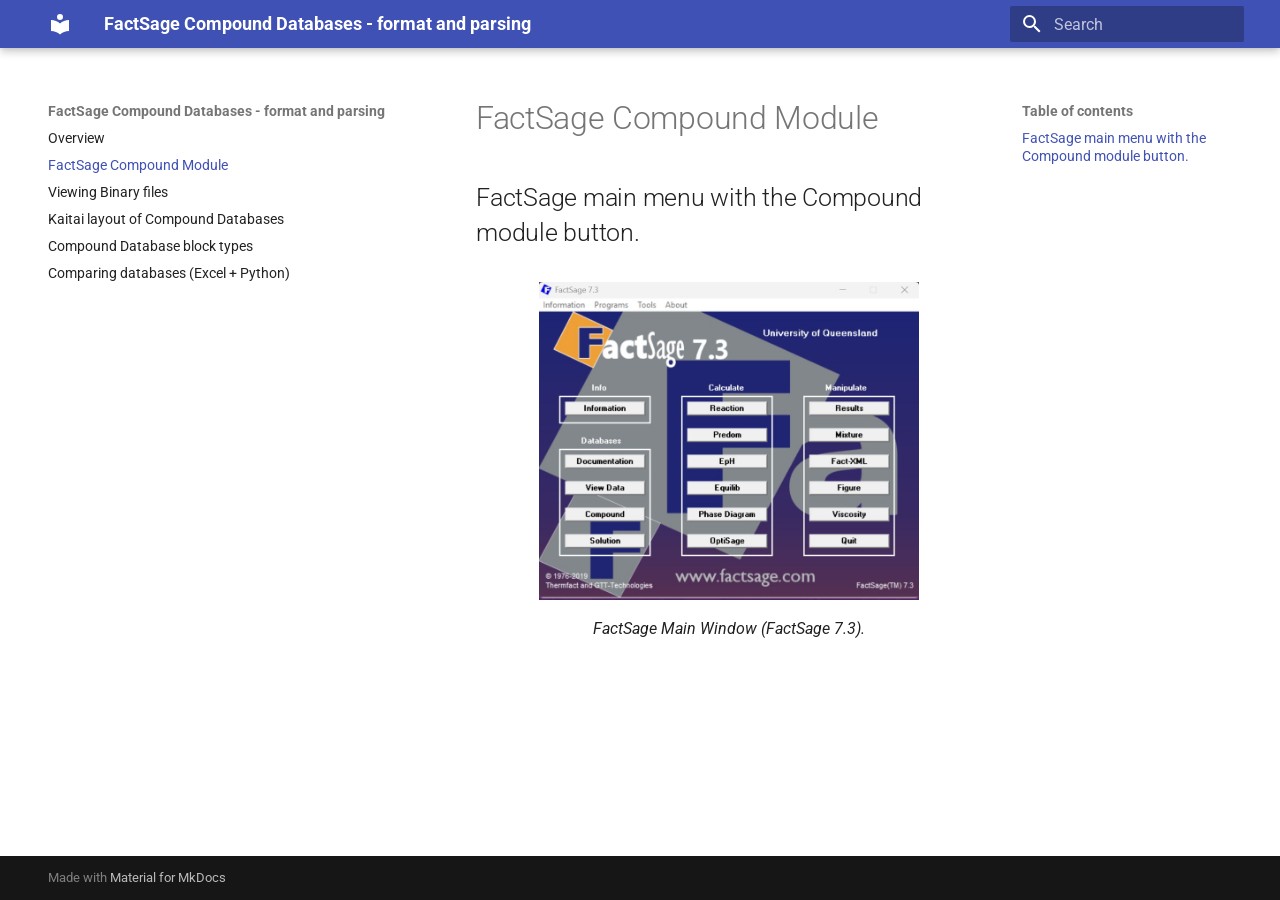
<file: compound-module/index.html>
<!doctype html>
<html lang="en" class="no-js">
  <head>
    
      <meta charset="utf-8">
      <meta name="viewport" content="width=device-width,initial-scale=1">
      
      
      
        <link rel="canonical" href="https://evnekdev.github.io/factsage-compound-docs/compound-module/">
      
      
        <link rel="prev" href="..">
      
      
        <link rel="next" href="../binary-viewing/">
      
      
        
      
      
      <link rel="icon" href="../assets/images/favicon.png">
      <meta name="generator" content="mkdocs-1.6.1, mkdocs-material-9.7.6">
    
    
      
        <title>FactSage Compound Module - FactSage Compound Databases - format and parsing</title>
      
    
    
      <link rel="stylesheet" href="../assets/stylesheets/main.484c7ddc.min.css">
      
      


    
    
      
    
    
      
        
        
        <link rel="preconnect" href="https://fonts.gstatic.com" crossorigin>
        <link rel="stylesheet" href="https://fonts.googleapis.com/css?family=Roboto:300,300i,400,400i,700,700i%7CRoboto+Mono:400,400i,700,700i&display=fallback">
        <style>:root{--md-text-font:"Roboto";--md-code-font:"Roboto Mono"}</style>
      
    
    
      <link rel="stylesheet" href="../stylesheets/extra.css">
    
    <script>__md_scope=new URL("..",location),__md_hash=e=>[...e].reduce(((e,_)=>(e<<5)-e+_.charCodeAt(0)),0),__md_get=(e,_=localStorage,t=__md_scope)=>JSON.parse(_.getItem(t.pathname+"."+e)),__md_set=(e,_,t=localStorage,a=__md_scope)=>{try{t.setItem(a.pathname+"."+e,JSON.stringify(_))}catch(e){}}</script>
    
      
  


  
  

<script id="__analytics">function __md_analytics(){function e(){dataLayer.push(arguments)}window.dataLayer=window.dataLayer||[],e("js",new Date),e("config","G-TPRW8K1JNP"),document.addEventListener("DOMContentLoaded",(function(){document.forms.search&&document.forms.search.query.addEventListener("blur",(function(){this.value&&e("event","search",{search_term:this.value})}));document$.subscribe((function(){var t=document.forms.feedback;if(void 0!==t)for(var a of t.querySelectorAll("[type=submit]"))a.addEventListener("click",(function(a){a.preventDefault();var n=document.location.pathname,d=this.getAttribute("data-md-value");e("event","feedback",{page:n,data:d}),t.firstElementChild.disabled=!0;var r=t.querySelector(".md-feedback__note [data-md-value='"+d+"']");r&&(r.hidden=!1)})),t.hidden=!1})),location$.subscribe((function(t){e("config","G-TPRW8K1JNP",{page_path:t.pathname})}))}));var t=document.createElement("script");t.async=!0,t.src="https://www.googletagmanager.com/gtag/js?id=G-TPRW8K1JNP",document.getElementById("__analytics").insertAdjacentElement("afterEnd",t)}</script>
  
    <script>"undefined"!=typeof __md_analytics&&__md_analytics()</script>
  

    
    
  </head>
  
  
    <body dir="ltr">
  
    
    <input class="md-toggle" data-md-toggle="drawer" type="checkbox" id="__drawer" autocomplete="off">
    <input class="md-toggle" data-md-toggle="search" type="checkbox" id="__search" autocomplete="off">
    <label class="md-overlay" for="__drawer"></label>
    <div data-md-component="skip">
      
        
        <a href="#factsage-compound-module" class="md-skip">
          Skip to content
        </a>
      
    </div>
    <div data-md-component="announce">
      
    </div>
    
    
      

  

<header class="md-header md-header--shadow" data-md-component="header">
  <nav class="md-header__inner md-grid" aria-label="Header">
    <a href=".." title="FactSage Compound Databases - format and parsing" class="md-header__button md-logo" aria-label="FactSage Compound Databases - format and parsing" data-md-component="logo">
      
  
  <svg xmlns="http://www.w3.org/2000/svg" viewBox="0 0 24 24"><path d="M12 8a3 3 0 0 0 3-3 3 3 0 0 0-3-3 3 3 0 0 0-3 3 3 3 0 0 0 3 3m0 3.54C9.64 9.35 6.5 8 3 8v11c3.5 0 6.64 1.35 9 3.54 2.36-2.19 5.5-3.54 9-3.54V8c-3.5 0-6.64 1.35-9 3.54"/></svg>

    </a>
    <label class="md-header__button md-icon" for="__drawer">
      
      <svg xmlns="http://www.w3.org/2000/svg" viewBox="0 0 24 24"><path d="M3 6h18v2H3zm0 5h18v2H3zm0 5h18v2H3z"/></svg>
    </label>
    <div class="md-header__title" data-md-component="header-title">
      <div class="md-header__ellipsis">
        <div class="md-header__topic">
          <span class="md-ellipsis">
            FactSage Compound Databases - format and parsing
          </span>
        </div>
        <div class="md-header__topic" data-md-component="header-topic">
          <span class="md-ellipsis">
            
              FactSage Compound Module
            
          </span>
        </div>
      </div>
    </div>
    
    
      <script>var palette=__md_get("__palette");if(palette&&palette.color){if("(prefers-color-scheme)"===palette.color.media){var media=matchMedia("(prefers-color-scheme: light)"),input=document.querySelector(media.matches?"[data-md-color-media='(prefers-color-scheme: light)']":"[data-md-color-media='(prefers-color-scheme: dark)']");palette.color.media=input.getAttribute("data-md-color-media"),palette.color.scheme=input.getAttribute("data-md-color-scheme"),palette.color.primary=input.getAttribute("data-md-color-primary"),palette.color.accent=input.getAttribute("data-md-color-accent")}for(var[key,value]of Object.entries(palette.color))document.body.setAttribute("data-md-color-"+key,value)}</script>
    
    
    
      
      
        <label class="md-header__button md-icon" for="__search">
          
          <svg xmlns="http://www.w3.org/2000/svg" viewBox="0 0 24 24"><path d="M9.5 3A6.5 6.5 0 0 1 16 9.5c0 1.61-.59 3.09-1.56 4.23l.27.27h.79l5 5-1.5 1.5-5-5v-.79l-.27-.27A6.52 6.52 0 0 1 9.5 16 6.5 6.5 0 0 1 3 9.5 6.5 6.5 0 0 1 9.5 3m0 2C7 5 5 7 5 9.5S7 14 9.5 14 14 12 14 9.5 12 5 9.5 5"/></svg>
        </label>
        <div class="md-search" data-md-component="search" role="dialog">
  <label class="md-search__overlay" for="__search"></label>
  <div class="md-search__inner" role="search">
    <form class="md-search__form" name="search">
      <input type="text" class="md-search__input" name="query" aria-label="Search" placeholder="Search" autocapitalize="off" autocorrect="off" autocomplete="off" spellcheck="false" data-md-component="search-query" required>
      <label class="md-search__icon md-icon" for="__search">
        
        <svg xmlns="http://www.w3.org/2000/svg" viewBox="0 0 24 24"><path d="M9.5 3A6.5 6.5 0 0 1 16 9.5c0 1.61-.59 3.09-1.56 4.23l.27.27h.79l5 5-1.5 1.5-5-5v-.79l-.27-.27A6.52 6.52 0 0 1 9.5 16 6.5 6.5 0 0 1 3 9.5 6.5 6.5 0 0 1 9.5 3m0 2C7 5 5 7 5 9.5S7 14 9.5 14 14 12 14 9.5 12 5 9.5 5"/></svg>
        
        <svg xmlns="http://www.w3.org/2000/svg" viewBox="0 0 24 24"><path d="M20 11v2H8l5.5 5.5-1.42 1.42L4.16 12l7.92-7.92L13.5 5.5 8 11z"/></svg>
      </label>
      <nav class="md-search__options" aria-label="Search">
        
        <button type="reset" class="md-search__icon md-icon" title="Clear" aria-label="Clear" tabindex="-1">
          
          <svg xmlns="http://www.w3.org/2000/svg" viewBox="0 0 24 24"><path d="M19 6.41 17.59 5 12 10.59 6.41 5 5 6.41 10.59 12 5 17.59 6.41 19 12 13.41 17.59 19 19 17.59 13.41 12z"/></svg>
        </button>
      </nav>
      
    </form>
    <div class="md-search__output">
      <div class="md-search__scrollwrap" tabindex="0" data-md-scrollfix>
        <div class="md-search-result" data-md-component="search-result">
          <div class="md-search-result__meta">
            Initializing search
          </div>
          <ol class="md-search-result__list" role="presentation"></ol>
        </div>
      </div>
    </div>
  </div>
</div>
      
    
    
  </nav>
  
</header>
    
    <div class="md-container" data-md-component="container">
      
      
        
          
        
      
      <main class="md-main" data-md-component="main">
        <div class="md-main__inner md-grid">
          
            
              
              <div class="md-sidebar md-sidebar--primary" data-md-component="sidebar" data-md-type="navigation" >
                <div class="md-sidebar__scrollwrap">
                  <div class="md-sidebar__inner">
                    



<nav class="md-nav md-nav--primary" aria-label="Navigation" data-md-level="0">
  <label class="md-nav__title" for="__drawer">
    <a href=".." title="FactSage Compound Databases - format and parsing" class="md-nav__button md-logo" aria-label="FactSage Compound Databases - format and parsing" data-md-component="logo">
      
  
  <svg xmlns="http://www.w3.org/2000/svg" viewBox="0 0 24 24"><path d="M12 8a3 3 0 0 0 3-3 3 3 0 0 0-3-3 3 3 0 0 0-3 3 3 3 0 0 0 3 3m0 3.54C9.64 9.35 6.5 8 3 8v11c3.5 0 6.64 1.35 9 3.54 2.36-2.19 5.5-3.54 9-3.54V8c-3.5 0-6.64 1.35-9 3.54"/></svg>

    </a>
    FactSage Compound Databases - format and parsing
  </label>
  
  <ul class="md-nav__list" data-md-scrollfix>
    
      
      
  
  
  
  
    <li class="md-nav__item">
      <a href=".." class="md-nav__link">
        
  
  
  <span class="md-ellipsis">
    
  
    Overview
  

    
  </span>
  
  

      </a>
    </li>
  

    
      
      
  
  
    
  
  
  
    <li class="md-nav__item md-nav__item--active">
      
      <input class="md-nav__toggle md-toggle" type="checkbox" id="__toc">
      
      
        
      
      
        <label class="md-nav__link md-nav__link--active" for="__toc">
          
  
  
  <span class="md-ellipsis">
    
  
    FactSage Compound Module
  

    
  </span>
  
  

          <span class="md-nav__icon md-icon"></span>
        </label>
      
      <a href="./" class="md-nav__link md-nav__link--active">
        
  
  
  <span class="md-ellipsis">
    
  
    FactSage Compound Module
  

    
  </span>
  
  

      </a>
      
        

<nav class="md-nav md-nav--secondary" aria-label="Table of contents">
  
  
  
    
  
  
    <label class="md-nav__title" for="__toc">
      <span class="md-nav__icon md-icon"></span>
      Table of contents
    </label>
    <ul class="md-nav__list" data-md-component="toc" data-md-scrollfix>
      
        <li class="md-nav__item">
  <a href="#factsage-main-menu-with-the-compound-module-button" class="md-nav__link">
    <span class="md-ellipsis">
      
        FactSage main menu with the Compound module button.
      
    </span>
  </a>
  
</li>
      
    </ul>
  
</nav>
      
    </li>
  

    
      
      
  
  
  
  
    <li class="md-nav__item">
      <a href="../binary-viewing/" class="md-nav__link">
        
  
  
  <span class="md-ellipsis">
    
  
    Viewing Binary files
  

    
  </span>
  
  

      </a>
    </li>
  

    
      
      
  
  
  
  
    <li class="md-nav__item">
      <a href="../kaitai/" class="md-nav__link">
        
  
  
  <span class="md-ellipsis">
    
  
    Kaitai layout of Compound Databases
  

    
  </span>
  
  

      </a>
    </li>
  

    
      
      
  
  
  
  
    <li class="md-nav__item">
      <a href="../block-types/" class="md-nav__link">
        
  
  
  <span class="md-ellipsis">
    
  
    Compound Database block types
  

    
  </span>
  
  

      </a>
    </li>
  

    
      
      
  
  
  
  
    <li class="md-nav__item">
      <a href="../database-compare/" class="md-nav__link">
        
  
  
  <span class="md-ellipsis">
    
  
    Comparing databases (Excel + Python)
  

    
  </span>
  
  

      </a>
    </li>
  

    
  </ul>
</nav>
                  </div>
                </div>
              </div>
            
            
              
              <div class="md-sidebar md-sidebar--secondary" data-md-component="sidebar" data-md-type="toc" >
                <div class="md-sidebar__scrollwrap">
                  <div class="md-sidebar__inner">
                    

<nav class="md-nav md-nav--secondary" aria-label="Table of contents">
  
  
  
    
  
  
    <label class="md-nav__title" for="__toc">
      <span class="md-nav__icon md-icon"></span>
      Table of contents
    </label>
    <ul class="md-nav__list" data-md-component="toc" data-md-scrollfix>
      
        <li class="md-nav__item">
  <a href="#factsage-main-menu-with-the-compound-module-button" class="md-nav__link">
    <span class="md-ellipsis">
      
        FactSage main menu with the Compound module button.
      
    </span>
  </a>
  
</li>
      
    </ul>
  
</nav>
                  </div>
                </div>
              </div>
            
          
          
            <div class="md-content" data-md-component="content">
              
              <article class="md-content__inner md-typeset">
                
                  



<h1 id="factsage-compound-module">FactSage Compound Module</h1>
<h2 id="factsage-main-menu-with-the-compound-module-button">FactSage main menu with the Compound module button.</h2>
<figure>
<p><img alt="FactSage Main Window" src="../images/compound-module-main.jpg" width="75%" />
  </p>
<figcaption>FactSage Main Window (FactSage 7.3). </figcaption>
</figure>









  




                
              </article>
            </div>
          
          
<script>var target=document.getElementById(location.hash.slice(1));target&&target.name&&(target.checked=target.name.startsWith("__tabbed_"))</script>
        </div>
        
      </main>
      
        <footer class="md-footer">
  
  <div class="md-footer-meta md-typeset">
    <div class="md-footer-meta__inner md-grid">
      <div class="md-copyright">
  
  
    Made with
    <a href="https://squidfunk.github.io/mkdocs-material/" target="_blank" rel="noopener">
      Material for MkDocs
    </a>
  
</div>
      
    </div>
  </div>
</footer>
      
    </div>
    <div class="md-dialog" data-md-component="dialog">
      <div class="md-dialog__inner md-typeset"></div>
    </div>
    
    
    
      
      
      <script id="__config" type="application/json">{"annotate": null, "base": "..", "features": [], "search": "../assets/javascripts/workers/search.2c215733.min.js", "tags": null, "translations": {"clipboard.copied": "Copied to clipboard", "clipboard.copy": "Copy to clipboard", "search.result.more.one": "1 more on this page", "search.result.more.other": "# more on this page", "search.result.none": "No matching documents", "search.result.one": "1 matching document", "search.result.other": "# matching documents", "search.result.placeholder": "Type to start searching", "search.result.term.missing": "Missing", "select.version": "Select version"}, "version": null}</script>
    
    
      <script src="../assets/javascripts/bundle.79ae519e.min.js"></script>
      
    
  </body>
</html>
</file>
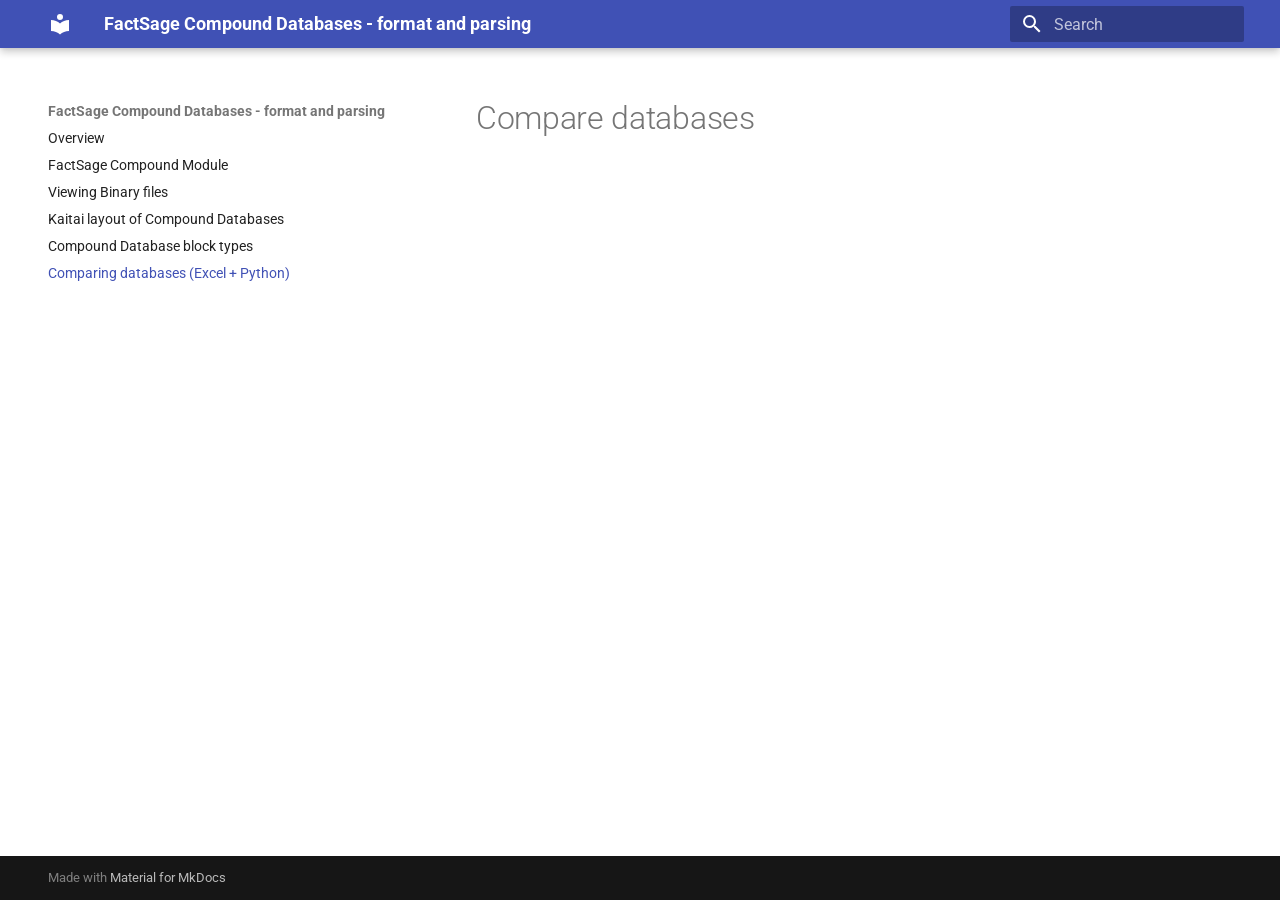
<file: database-compare/index.html>
<!doctype html>
<html lang="en" class="no-js">
  <head>
    
      <meta charset="utf-8">
      <meta name="viewport" content="width=device-width,initial-scale=1">
      
      
      
        <link rel="canonical" href="https://evnekdev.github.io/factsage-compound-docs/database-compare/">
      
      
        <link rel="prev" href="../block-types/">
      
      
      
        
      
      
      <link rel="icon" href="../assets/images/favicon.png">
      <meta name="generator" content="mkdocs-1.6.1, mkdocs-material-9.7.6">
    
    
      
        <title>Comparing databases (Excel + Python) - FactSage Compound Databases - format and parsing</title>
      
    
    
      <link rel="stylesheet" href="../assets/stylesheets/main.484c7ddc.min.css">
      
      


    
    
      
    
    
      
        
        
        <link rel="preconnect" href="https://fonts.gstatic.com" crossorigin>
        <link rel="stylesheet" href="https://fonts.googleapis.com/css?family=Roboto:300,300i,400,400i,700,700i%7CRoboto+Mono:400,400i,700,700i&display=fallback">
        <style>:root{--md-text-font:"Roboto";--md-code-font:"Roboto Mono"}</style>
      
    
    
      <link rel="stylesheet" href="../stylesheets/extra.css">
    
    <script>__md_scope=new URL("..",location),__md_hash=e=>[...e].reduce(((e,_)=>(e<<5)-e+_.charCodeAt(0)),0),__md_get=(e,_=localStorage,t=__md_scope)=>JSON.parse(_.getItem(t.pathname+"."+e)),__md_set=(e,_,t=localStorage,a=__md_scope)=>{try{t.setItem(a.pathname+"."+e,JSON.stringify(_))}catch(e){}}</script>
    
      
  


  
  

<script id="__analytics">function __md_analytics(){function e(){dataLayer.push(arguments)}window.dataLayer=window.dataLayer||[],e("js",new Date),e("config","G-TPRW8K1JNP"),document.addEventListener("DOMContentLoaded",(function(){document.forms.search&&document.forms.search.query.addEventListener("blur",(function(){this.value&&e("event","search",{search_term:this.value})}));document$.subscribe((function(){var t=document.forms.feedback;if(void 0!==t)for(var a of t.querySelectorAll("[type=submit]"))a.addEventListener("click",(function(a){a.preventDefault();var n=document.location.pathname,d=this.getAttribute("data-md-value");e("event","feedback",{page:n,data:d}),t.firstElementChild.disabled=!0;var r=t.querySelector(".md-feedback__note [data-md-value='"+d+"']");r&&(r.hidden=!1)})),t.hidden=!1})),location$.subscribe((function(t){e("config","G-TPRW8K1JNP",{page_path:t.pathname})}))}));var t=document.createElement("script");t.async=!0,t.src="https://www.googletagmanager.com/gtag/js?id=G-TPRW8K1JNP",document.getElementById("__analytics").insertAdjacentElement("afterEnd",t)}</script>
  
    <script>"undefined"!=typeof __md_analytics&&__md_analytics()</script>
  

    
    
  </head>
  
  
    <body dir="ltr">
  
    
    <input class="md-toggle" data-md-toggle="drawer" type="checkbox" id="__drawer" autocomplete="off">
    <input class="md-toggle" data-md-toggle="search" type="checkbox" id="__search" autocomplete="off">
    <label class="md-overlay" for="__drawer"></label>
    <div data-md-component="skip">
      
        
        <a href="#compare-databases" class="md-skip">
          Skip to content
        </a>
      
    </div>
    <div data-md-component="announce">
      
    </div>
    
    
      

  

<header class="md-header md-header--shadow" data-md-component="header">
  <nav class="md-header__inner md-grid" aria-label="Header">
    <a href=".." title="FactSage Compound Databases - format and parsing" class="md-header__button md-logo" aria-label="FactSage Compound Databases - format and parsing" data-md-component="logo">
      
  
  <svg xmlns="http://www.w3.org/2000/svg" viewBox="0 0 24 24"><path d="M12 8a3 3 0 0 0 3-3 3 3 0 0 0-3-3 3 3 0 0 0-3 3 3 3 0 0 0 3 3m0 3.54C9.64 9.35 6.5 8 3 8v11c3.5 0 6.64 1.35 9 3.54 2.36-2.19 5.5-3.54 9-3.54V8c-3.5 0-6.64 1.35-9 3.54"/></svg>

    </a>
    <label class="md-header__button md-icon" for="__drawer">
      
      <svg xmlns="http://www.w3.org/2000/svg" viewBox="0 0 24 24"><path d="M3 6h18v2H3zm0 5h18v2H3zm0 5h18v2H3z"/></svg>
    </label>
    <div class="md-header__title" data-md-component="header-title">
      <div class="md-header__ellipsis">
        <div class="md-header__topic">
          <span class="md-ellipsis">
            FactSage Compound Databases - format and parsing
          </span>
        </div>
        <div class="md-header__topic" data-md-component="header-topic">
          <span class="md-ellipsis">
            
              Comparing databases (Excel + Python)
            
          </span>
        </div>
      </div>
    </div>
    
    
      <script>var palette=__md_get("__palette");if(palette&&palette.color){if("(prefers-color-scheme)"===palette.color.media){var media=matchMedia("(prefers-color-scheme: light)"),input=document.querySelector(media.matches?"[data-md-color-media='(prefers-color-scheme: light)']":"[data-md-color-media='(prefers-color-scheme: dark)']");palette.color.media=input.getAttribute("data-md-color-media"),palette.color.scheme=input.getAttribute("data-md-color-scheme"),palette.color.primary=input.getAttribute("data-md-color-primary"),palette.color.accent=input.getAttribute("data-md-color-accent")}for(var[key,value]of Object.entries(palette.color))document.body.setAttribute("data-md-color-"+key,value)}</script>
    
    
    
      
      
        <label class="md-header__button md-icon" for="__search">
          
          <svg xmlns="http://www.w3.org/2000/svg" viewBox="0 0 24 24"><path d="M9.5 3A6.5 6.5 0 0 1 16 9.5c0 1.61-.59 3.09-1.56 4.23l.27.27h.79l5 5-1.5 1.5-5-5v-.79l-.27-.27A6.52 6.52 0 0 1 9.5 16 6.5 6.5 0 0 1 3 9.5 6.5 6.5 0 0 1 9.5 3m0 2C7 5 5 7 5 9.5S7 14 9.5 14 14 12 14 9.5 12 5 9.5 5"/></svg>
        </label>
        <div class="md-search" data-md-component="search" role="dialog">
  <label class="md-search__overlay" for="__search"></label>
  <div class="md-search__inner" role="search">
    <form class="md-search__form" name="search">
      <input type="text" class="md-search__input" name="query" aria-label="Search" placeholder="Search" autocapitalize="off" autocorrect="off" autocomplete="off" spellcheck="false" data-md-component="search-query" required>
      <label class="md-search__icon md-icon" for="__search">
        
        <svg xmlns="http://www.w3.org/2000/svg" viewBox="0 0 24 24"><path d="M9.5 3A6.5 6.5 0 0 1 16 9.5c0 1.61-.59 3.09-1.56 4.23l.27.27h.79l5 5-1.5 1.5-5-5v-.79l-.27-.27A6.52 6.52 0 0 1 9.5 16 6.5 6.5 0 0 1 3 9.5 6.5 6.5 0 0 1 9.5 3m0 2C7 5 5 7 5 9.5S7 14 9.5 14 14 12 14 9.5 12 5 9.5 5"/></svg>
        
        <svg xmlns="http://www.w3.org/2000/svg" viewBox="0 0 24 24"><path d="M20 11v2H8l5.5 5.5-1.42 1.42L4.16 12l7.92-7.92L13.5 5.5 8 11z"/></svg>
      </label>
      <nav class="md-search__options" aria-label="Search">
        
        <button type="reset" class="md-search__icon md-icon" title="Clear" aria-label="Clear" tabindex="-1">
          
          <svg xmlns="http://www.w3.org/2000/svg" viewBox="0 0 24 24"><path d="M19 6.41 17.59 5 12 10.59 6.41 5 5 6.41 10.59 12 5 17.59 6.41 19 12 13.41 17.59 19 19 17.59 13.41 12z"/></svg>
        </button>
      </nav>
      
    </form>
    <div class="md-search__output">
      <div class="md-search__scrollwrap" tabindex="0" data-md-scrollfix>
        <div class="md-search-result" data-md-component="search-result">
          <div class="md-search-result__meta">
            Initializing search
          </div>
          <ol class="md-search-result__list" role="presentation"></ol>
        </div>
      </div>
    </div>
  </div>
</div>
      
    
    
  </nav>
  
</header>
    
    <div class="md-container" data-md-component="container">
      
      
        
          
        
      
      <main class="md-main" data-md-component="main">
        <div class="md-main__inner md-grid">
          
            
              
              <div class="md-sidebar md-sidebar--primary" data-md-component="sidebar" data-md-type="navigation" >
                <div class="md-sidebar__scrollwrap">
                  <div class="md-sidebar__inner">
                    



<nav class="md-nav md-nav--primary" aria-label="Navigation" data-md-level="0">
  <label class="md-nav__title" for="__drawer">
    <a href=".." title="FactSage Compound Databases - format and parsing" class="md-nav__button md-logo" aria-label="FactSage Compound Databases - format and parsing" data-md-component="logo">
      
  
  <svg xmlns="http://www.w3.org/2000/svg" viewBox="0 0 24 24"><path d="M12 8a3 3 0 0 0 3-3 3 3 0 0 0-3-3 3 3 0 0 0-3 3 3 3 0 0 0 3 3m0 3.54C9.64 9.35 6.5 8 3 8v11c3.5 0 6.64 1.35 9 3.54 2.36-2.19 5.5-3.54 9-3.54V8c-3.5 0-6.64 1.35-9 3.54"/></svg>

    </a>
    FactSage Compound Databases - format and parsing
  </label>
  
  <ul class="md-nav__list" data-md-scrollfix>
    
      
      
  
  
  
  
    <li class="md-nav__item">
      <a href=".." class="md-nav__link">
        
  
  
  <span class="md-ellipsis">
    
  
    Overview
  

    
  </span>
  
  

      </a>
    </li>
  

    
      
      
  
  
  
  
    <li class="md-nav__item">
      <a href="../compound-module/" class="md-nav__link">
        
  
  
  <span class="md-ellipsis">
    
  
    FactSage Compound Module
  

    
  </span>
  
  

      </a>
    </li>
  

    
      
      
  
  
  
  
    <li class="md-nav__item">
      <a href="../binary-viewing/" class="md-nav__link">
        
  
  
  <span class="md-ellipsis">
    
  
    Viewing Binary files
  

    
  </span>
  
  

      </a>
    </li>
  

    
      
      
  
  
  
  
    <li class="md-nav__item">
      <a href="../kaitai/" class="md-nav__link">
        
  
  
  <span class="md-ellipsis">
    
  
    Kaitai layout of Compound Databases
  

    
  </span>
  
  

      </a>
    </li>
  

    
      
      
  
  
  
  
    <li class="md-nav__item">
      <a href="../block-types/" class="md-nav__link">
        
  
  
  <span class="md-ellipsis">
    
  
    Compound Database block types
  

    
  </span>
  
  

      </a>
    </li>
  

    
      
      
  
  
    
  
  
  
    <li class="md-nav__item md-nav__item--active">
      
      <input class="md-nav__toggle md-toggle" type="checkbox" id="__toc">
      
      
        
      
      
      <a href="./" class="md-nav__link md-nav__link--active">
        
  
  
  <span class="md-ellipsis">
    
  
    Comparing databases (Excel + Python)
  

    
  </span>
  
  

      </a>
      
    </li>
  

    
  </ul>
</nav>
                  </div>
                </div>
              </div>
            
            
              
              <div class="md-sidebar md-sidebar--secondary" data-md-component="sidebar" data-md-type="toc" >
                <div class="md-sidebar__scrollwrap">
                  <div class="md-sidebar__inner">
                    

<nav class="md-nav md-nav--secondary" aria-label="Table of contents">
  
  
  
    
  
  
</nav>
                  </div>
                </div>
              </div>
            
          
          
            <div class="md-content" data-md-component="content">
              
              <article class="md-content__inner md-typeset">
                
                  



<h1 id="compare-databases">Compare databases</h1>









  




                
              </article>
            </div>
          
          
<script>var target=document.getElementById(location.hash.slice(1));target&&target.name&&(target.checked=target.name.startsWith("__tabbed_"))</script>
        </div>
        
      </main>
      
        <footer class="md-footer">
  
  <div class="md-footer-meta md-typeset">
    <div class="md-footer-meta__inner md-grid">
      <div class="md-copyright">
  
  
    Made with
    <a href="https://squidfunk.github.io/mkdocs-material/" target="_blank" rel="noopener">
      Material for MkDocs
    </a>
  
</div>
      
    </div>
  </div>
</footer>
      
    </div>
    <div class="md-dialog" data-md-component="dialog">
      <div class="md-dialog__inner md-typeset"></div>
    </div>
    
    
    
      
      
      <script id="__config" type="application/json">{"annotate": null, "base": "..", "features": [], "search": "../assets/javascripts/workers/search.2c215733.min.js", "tags": null, "translations": {"clipboard.copied": "Copied to clipboard", "clipboard.copy": "Copy to clipboard", "search.result.more.one": "1 more on this page", "search.result.more.other": "# more on this page", "search.result.none": "No matching documents", "search.result.one": "1 matching document", "search.result.other": "# matching documents", "search.result.placeholder": "Type to start searching", "search.result.term.missing": "Missing", "select.version": "Select version"}, "version": null}</script>
    
    
      <script src="../assets/javascripts/bundle.79ae519e.min.js"></script>
      
    
  </body>
</html>
</file>
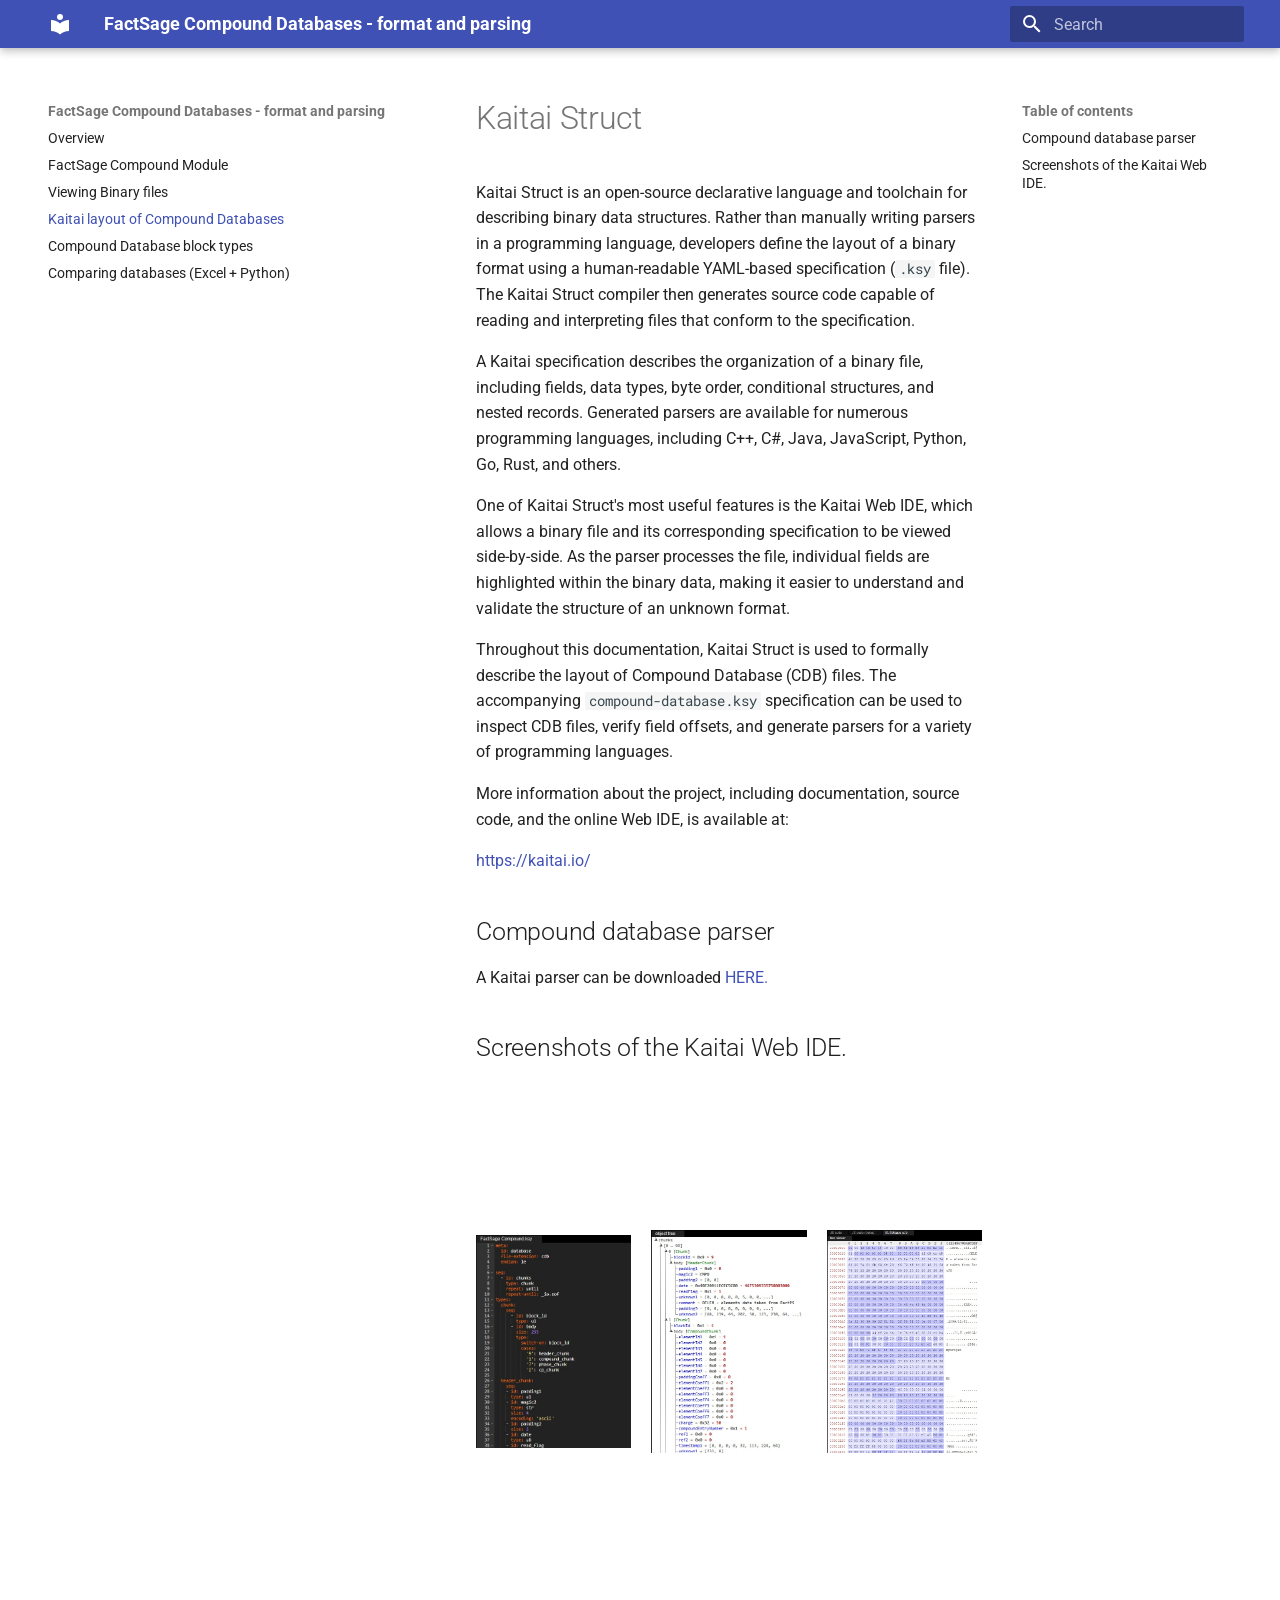
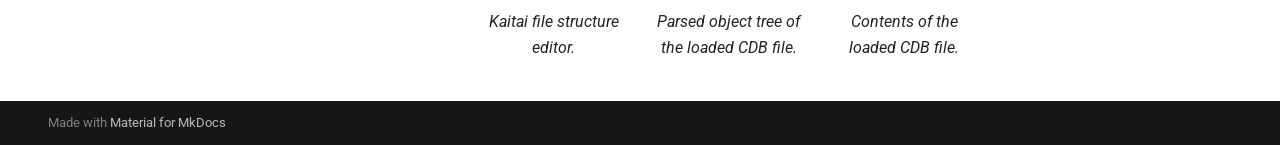
<file: kaitai/index.html>
<!doctype html>
<html lang="en" class="no-js">
  <head>
    
      <meta charset="utf-8">
      <meta name="viewport" content="width=device-width,initial-scale=1">
      
      
      
        <link rel="canonical" href="https://evnekdev.github.io/factsage-compound-docs/kaitai/">
      
      
        <link rel="prev" href="../binary-viewing/">
      
      
        <link rel="next" href="../block-types/">
      
      
        
      
      
      <link rel="icon" href="../assets/images/favicon.png">
      <meta name="generator" content="mkdocs-1.6.1, mkdocs-material-9.7.6">
    
    
      
        <title>Kaitai layout of Compound Databases - FactSage Compound Databases - format and parsing</title>
      
    
    
      <link rel="stylesheet" href="../assets/stylesheets/main.484c7ddc.min.css">
      
      


    
    
      
    
    
      
        
        
        <link rel="preconnect" href="https://fonts.gstatic.com" crossorigin>
        <link rel="stylesheet" href="https://fonts.googleapis.com/css?family=Roboto:300,300i,400,400i,700,700i%7CRoboto+Mono:400,400i,700,700i&display=fallback">
        <style>:root{--md-text-font:"Roboto";--md-code-font:"Roboto Mono"}</style>
      
    
    
      <link rel="stylesheet" href="../stylesheets/extra.css">
    
    <script>__md_scope=new URL("..",location),__md_hash=e=>[...e].reduce(((e,_)=>(e<<5)-e+_.charCodeAt(0)),0),__md_get=(e,_=localStorage,t=__md_scope)=>JSON.parse(_.getItem(t.pathname+"."+e)),__md_set=(e,_,t=localStorage,a=__md_scope)=>{try{t.setItem(a.pathname+"."+e,JSON.stringify(_))}catch(e){}}</script>
    
      
  


  
  

<script id="__analytics">function __md_analytics(){function e(){dataLayer.push(arguments)}window.dataLayer=window.dataLayer||[],e("js",new Date),e("config","G-TPRW8K1JNP"),document.addEventListener("DOMContentLoaded",(function(){document.forms.search&&document.forms.search.query.addEventListener("blur",(function(){this.value&&e("event","search",{search_term:this.value})}));document$.subscribe((function(){var t=document.forms.feedback;if(void 0!==t)for(var a of t.querySelectorAll("[type=submit]"))a.addEventListener("click",(function(a){a.preventDefault();var n=document.location.pathname,d=this.getAttribute("data-md-value");e("event","feedback",{page:n,data:d}),t.firstElementChild.disabled=!0;var r=t.querySelector(".md-feedback__note [data-md-value='"+d+"']");r&&(r.hidden=!1)})),t.hidden=!1})),location$.subscribe((function(t){e("config","G-TPRW8K1JNP",{page_path:t.pathname})}))}));var t=document.createElement("script");t.async=!0,t.src="https://www.googletagmanager.com/gtag/js?id=G-TPRW8K1JNP",document.getElementById("__analytics").insertAdjacentElement("afterEnd",t)}</script>
  
    <script>"undefined"!=typeof __md_analytics&&__md_analytics()</script>
  

    
    
  </head>
  
  
    <body dir="ltr">
  
    
    <input class="md-toggle" data-md-toggle="drawer" type="checkbox" id="__drawer" autocomplete="off">
    <input class="md-toggle" data-md-toggle="search" type="checkbox" id="__search" autocomplete="off">
    <label class="md-overlay" for="__drawer"></label>
    <div data-md-component="skip">
      
        
        <a href="#kaitai-struct" class="md-skip">
          Skip to content
        </a>
      
    </div>
    <div data-md-component="announce">
      
    </div>
    
    
      

  

<header class="md-header md-header--shadow" data-md-component="header">
  <nav class="md-header__inner md-grid" aria-label="Header">
    <a href=".." title="FactSage Compound Databases - format and parsing" class="md-header__button md-logo" aria-label="FactSage Compound Databases - format and parsing" data-md-component="logo">
      
  
  <svg xmlns="http://www.w3.org/2000/svg" viewBox="0 0 24 24"><path d="M12 8a3 3 0 0 0 3-3 3 3 0 0 0-3-3 3 3 0 0 0-3 3 3 3 0 0 0 3 3m0 3.54C9.64 9.35 6.5 8 3 8v11c3.5 0 6.64 1.35 9 3.54 2.36-2.19 5.5-3.54 9-3.54V8c-3.5 0-6.64 1.35-9 3.54"/></svg>

    </a>
    <label class="md-header__button md-icon" for="__drawer">
      
      <svg xmlns="http://www.w3.org/2000/svg" viewBox="0 0 24 24"><path d="M3 6h18v2H3zm0 5h18v2H3zm0 5h18v2H3z"/></svg>
    </label>
    <div class="md-header__title" data-md-component="header-title">
      <div class="md-header__ellipsis">
        <div class="md-header__topic">
          <span class="md-ellipsis">
            FactSage Compound Databases - format and parsing
          </span>
        </div>
        <div class="md-header__topic" data-md-component="header-topic">
          <span class="md-ellipsis">
            
              Kaitai layout of Compound Databases
            
          </span>
        </div>
      </div>
    </div>
    
    
      <script>var palette=__md_get("__palette");if(palette&&palette.color){if("(prefers-color-scheme)"===palette.color.media){var media=matchMedia("(prefers-color-scheme: light)"),input=document.querySelector(media.matches?"[data-md-color-media='(prefers-color-scheme: light)']":"[data-md-color-media='(prefers-color-scheme: dark)']");palette.color.media=input.getAttribute("data-md-color-media"),palette.color.scheme=input.getAttribute("data-md-color-scheme"),palette.color.primary=input.getAttribute("data-md-color-primary"),palette.color.accent=input.getAttribute("data-md-color-accent")}for(var[key,value]of Object.entries(palette.color))document.body.setAttribute("data-md-color-"+key,value)}</script>
    
    
    
      
      
        <label class="md-header__button md-icon" for="__search">
          
          <svg xmlns="http://www.w3.org/2000/svg" viewBox="0 0 24 24"><path d="M9.5 3A6.5 6.5 0 0 1 16 9.5c0 1.61-.59 3.09-1.56 4.23l.27.27h.79l5 5-1.5 1.5-5-5v-.79l-.27-.27A6.52 6.52 0 0 1 9.5 16 6.5 6.5 0 0 1 3 9.5 6.5 6.5 0 0 1 9.5 3m0 2C7 5 5 7 5 9.5S7 14 9.5 14 14 12 14 9.5 12 5 9.5 5"/></svg>
        </label>
        <div class="md-search" data-md-component="search" role="dialog">
  <label class="md-search__overlay" for="__search"></label>
  <div class="md-search__inner" role="search">
    <form class="md-search__form" name="search">
      <input type="text" class="md-search__input" name="query" aria-label="Search" placeholder="Search" autocapitalize="off" autocorrect="off" autocomplete="off" spellcheck="false" data-md-component="search-query" required>
      <label class="md-search__icon md-icon" for="__search">
        
        <svg xmlns="http://www.w3.org/2000/svg" viewBox="0 0 24 24"><path d="M9.5 3A6.5 6.5 0 0 1 16 9.5c0 1.61-.59 3.09-1.56 4.23l.27.27h.79l5 5-1.5 1.5-5-5v-.79l-.27-.27A6.52 6.52 0 0 1 9.5 16 6.5 6.5 0 0 1 3 9.5 6.5 6.5 0 0 1 9.5 3m0 2C7 5 5 7 5 9.5S7 14 9.5 14 14 12 14 9.5 12 5 9.5 5"/></svg>
        
        <svg xmlns="http://www.w3.org/2000/svg" viewBox="0 0 24 24"><path d="M20 11v2H8l5.5 5.5-1.42 1.42L4.16 12l7.92-7.92L13.5 5.5 8 11z"/></svg>
      </label>
      <nav class="md-search__options" aria-label="Search">
        
        <button type="reset" class="md-search__icon md-icon" title="Clear" aria-label="Clear" tabindex="-1">
          
          <svg xmlns="http://www.w3.org/2000/svg" viewBox="0 0 24 24"><path d="M19 6.41 17.59 5 12 10.59 6.41 5 5 6.41 10.59 12 5 17.59 6.41 19 12 13.41 17.59 19 19 17.59 13.41 12z"/></svg>
        </button>
      </nav>
      
    </form>
    <div class="md-search__output">
      <div class="md-search__scrollwrap" tabindex="0" data-md-scrollfix>
        <div class="md-search-result" data-md-component="search-result">
          <div class="md-search-result__meta">
            Initializing search
          </div>
          <ol class="md-search-result__list" role="presentation"></ol>
        </div>
      </div>
    </div>
  </div>
</div>
      
    
    
  </nav>
  
</header>
    
    <div class="md-container" data-md-component="container">
      
      
        
          
        
      
      <main class="md-main" data-md-component="main">
        <div class="md-main__inner md-grid">
          
            
              
              <div class="md-sidebar md-sidebar--primary" data-md-component="sidebar" data-md-type="navigation" >
                <div class="md-sidebar__scrollwrap">
                  <div class="md-sidebar__inner">
                    



<nav class="md-nav md-nav--primary" aria-label="Navigation" data-md-level="0">
  <label class="md-nav__title" for="__drawer">
    <a href=".." title="FactSage Compound Databases - format and parsing" class="md-nav__button md-logo" aria-label="FactSage Compound Databases - format and parsing" data-md-component="logo">
      
  
  <svg xmlns="http://www.w3.org/2000/svg" viewBox="0 0 24 24"><path d="M12 8a3 3 0 0 0 3-3 3 3 0 0 0-3-3 3 3 0 0 0-3 3 3 3 0 0 0 3 3m0 3.54C9.64 9.35 6.5 8 3 8v11c3.5 0 6.64 1.35 9 3.54 2.36-2.19 5.5-3.54 9-3.54V8c-3.5 0-6.64 1.35-9 3.54"/></svg>

    </a>
    FactSage Compound Databases - format and parsing
  </label>
  
  <ul class="md-nav__list" data-md-scrollfix>
    
      
      
  
  
  
  
    <li class="md-nav__item">
      <a href=".." class="md-nav__link">
        
  
  
  <span class="md-ellipsis">
    
  
    Overview
  

    
  </span>
  
  

      </a>
    </li>
  

    
      
      
  
  
  
  
    <li class="md-nav__item">
      <a href="../compound-module/" class="md-nav__link">
        
  
  
  <span class="md-ellipsis">
    
  
    FactSage Compound Module
  

    
  </span>
  
  

      </a>
    </li>
  

    
      
      
  
  
  
  
    <li class="md-nav__item">
      <a href="../binary-viewing/" class="md-nav__link">
        
  
  
  <span class="md-ellipsis">
    
  
    Viewing Binary files
  

    
  </span>
  
  

      </a>
    </li>
  

    
      
      
  
  
    
  
  
  
    <li class="md-nav__item md-nav__item--active">
      
      <input class="md-nav__toggle md-toggle" type="checkbox" id="__toc">
      
      
        
      
      
        <label class="md-nav__link md-nav__link--active" for="__toc">
          
  
  
  <span class="md-ellipsis">
    
  
    Kaitai layout of Compound Databases
  

    
  </span>
  
  

          <span class="md-nav__icon md-icon"></span>
        </label>
      
      <a href="./" class="md-nav__link md-nav__link--active">
        
  
  
  <span class="md-ellipsis">
    
  
    Kaitai layout of Compound Databases
  

    
  </span>
  
  

      </a>
      
        

<nav class="md-nav md-nav--secondary" aria-label="Table of contents">
  
  
  
    
  
  
    <label class="md-nav__title" for="__toc">
      <span class="md-nav__icon md-icon"></span>
      Table of contents
    </label>
    <ul class="md-nav__list" data-md-component="toc" data-md-scrollfix>
      
        <li class="md-nav__item">
  <a href="#compound-database-parser" class="md-nav__link">
    <span class="md-ellipsis">
      
        Compound database parser
      
    </span>
  </a>
  
</li>
      
        <li class="md-nav__item">
  <a href="#screenshots-of-the-kaitai-web-ide" class="md-nav__link">
    <span class="md-ellipsis">
      
        Screenshots of the Kaitai Web IDE.
      
    </span>
  </a>
  
</li>
      
    </ul>
  
</nav>
      
    </li>
  

    
      
      
  
  
  
  
    <li class="md-nav__item">
      <a href="../block-types/" class="md-nav__link">
        
  
  
  <span class="md-ellipsis">
    
  
    Compound Database block types
  

    
  </span>
  
  

      </a>
    </li>
  

    
      
      
  
  
  
  
    <li class="md-nav__item">
      <a href="../database-compare/" class="md-nav__link">
        
  
  
  <span class="md-ellipsis">
    
  
    Comparing databases (Excel + Python)
  

    
  </span>
  
  

      </a>
    </li>
  

    
  </ul>
</nav>
                  </div>
                </div>
              </div>
            
            
              
              <div class="md-sidebar md-sidebar--secondary" data-md-component="sidebar" data-md-type="toc" >
                <div class="md-sidebar__scrollwrap">
                  <div class="md-sidebar__inner">
                    

<nav class="md-nav md-nav--secondary" aria-label="Table of contents">
  
  
  
    
  
  
    <label class="md-nav__title" for="__toc">
      <span class="md-nav__icon md-icon"></span>
      Table of contents
    </label>
    <ul class="md-nav__list" data-md-component="toc" data-md-scrollfix>
      
        <li class="md-nav__item">
  <a href="#compound-database-parser" class="md-nav__link">
    <span class="md-ellipsis">
      
        Compound database parser
      
    </span>
  </a>
  
</li>
      
        <li class="md-nav__item">
  <a href="#screenshots-of-the-kaitai-web-ide" class="md-nav__link">
    <span class="md-ellipsis">
      
        Screenshots of the Kaitai Web IDE.
      
    </span>
  </a>
  
</li>
      
    </ul>
  
</nav>
                  </div>
                </div>
              </div>
            
          
          
            <div class="md-content" data-md-component="content">
              
              <article class="md-content__inner md-typeset">
                
                  



<h1 id="kaitai-struct">Kaitai Struct</h1>
<p>Kaitai Struct is an open-source declarative language and toolchain for describing binary data structures. Rather than manually writing parsers in a programming language, developers define the layout of a binary format using a human-readable YAML-based specification (<code>.ksy</code> file). The Kaitai Struct compiler then generates source code capable of reading and interpreting files that conform to the specification.</p>
<p>A Kaitai specification describes the organization of a binary file, including fields, data types, byte order, conditional structures, and nested records. Generated parsers are available for numerous programming languages, including C++, C#, Java, JavaScript, Python, Go, Rust, and others.</p>
<p>One of Kaitai Struct's most useful features is the Kaitai Web IDE, which allows a binary file and its corresponding specification to be viewed side-by-side. As the parser processes the file, individual fields are highlighted within the binary data, making it easier to understand and validate the structure of an unknown format.</p>
<p>Throughout this documentation, Kaitai Struct is used to formally describe the layout of Compound Database (CDB) files. The accompanying <code>compound-database.ksy</code> specification can be used to inspect CDB files, verify field offsets, and generate parsers for a variety of programming languages.</p>
<p>More information about the project, including documentation, source code, and the online Web IDE, is available at:</p>
<p><a href="https://kaitai.io/">https://kaitai.io/</a></p>
<h2 id="compound-database-parser">Compound database parser</h2>
<p>A Kaitai parser can be downloaded <a href="../downloads/compound-database.ksy">HERE.</a></p>
<h2 id="screenshots-of-the-kaitai-web-ide">Screenshots of the Kaitai Web IDE.</h2>
<div class="image-row">

<figure>
  <img src="../images//kaitai-fs-compound.jpg", width="75%">
  <figcaption> Kaitai file structure editor. </figcaption>
</figure>

<figure>
  <img src="../images//kaitai-object-tree.jpg", width="75%">
  <figcaption> Parsed object tree of the loaded CDB file. </figcaption>
</figure>

<figure>
  <img src="../images//kaitai-cdb-file.jpg", width="75%">
  <figcaption> Contents of the loaded CDB file. </figcaption>
</figure>

</div>









  




                
              </article>
            </div>
          
          
<script>var target=document.getElementById(location.hash.slice(1));target&&target.name&&(target.checked=target.name.startsWith("__tabbed_"))</script>
        </div>
        
      </main>
      
        <footer class="md-footer">
  
  <div class="md-footer-meta md-typeset">
    <div class="md-footer-meta__inner md-grid">
      <div class="md-copyright">
  
  
    Made with
    <a href="https://squidfunk.github.io/mkdocs-material/" target="_blank" rel="noopener">
      Material for MkDocs
    </a>
  
</div>
      
    </div>
  </div>
</footer>
      
    </div>
    <div class="md-dialog" data-md-component="dialog">
      <div class="md-dialog__inner md-typeset"></div>
    </div>
    
    
    
      
      
      <script id="__config" type="application/json">{"annotate": null, "base": "..", "features": [], "search": "../assets/javascripts/workers/search.2c215733.min.js", "tags": null, "translations": {"clipboard.copied": "Copied to clipboard", "clipboard.copy": "Copy to clipboard", "search.result.more.one": "1 more on this page", "search.result.more.other": "# more on this page", "search.result.none": "No matching documents", "search.result.one": "1 matching document", "search.result.other": "# matching documents", "search.result.placeholder": "Type to start searching", "search.result.term.missing": "Missing", "select.version": "Select version"}, "version": null}</script>
    
    
      <script src="../assets/javascripts/bundle.79ae519e.min.js"></script>
      
    
  </body>
</html>
</file>
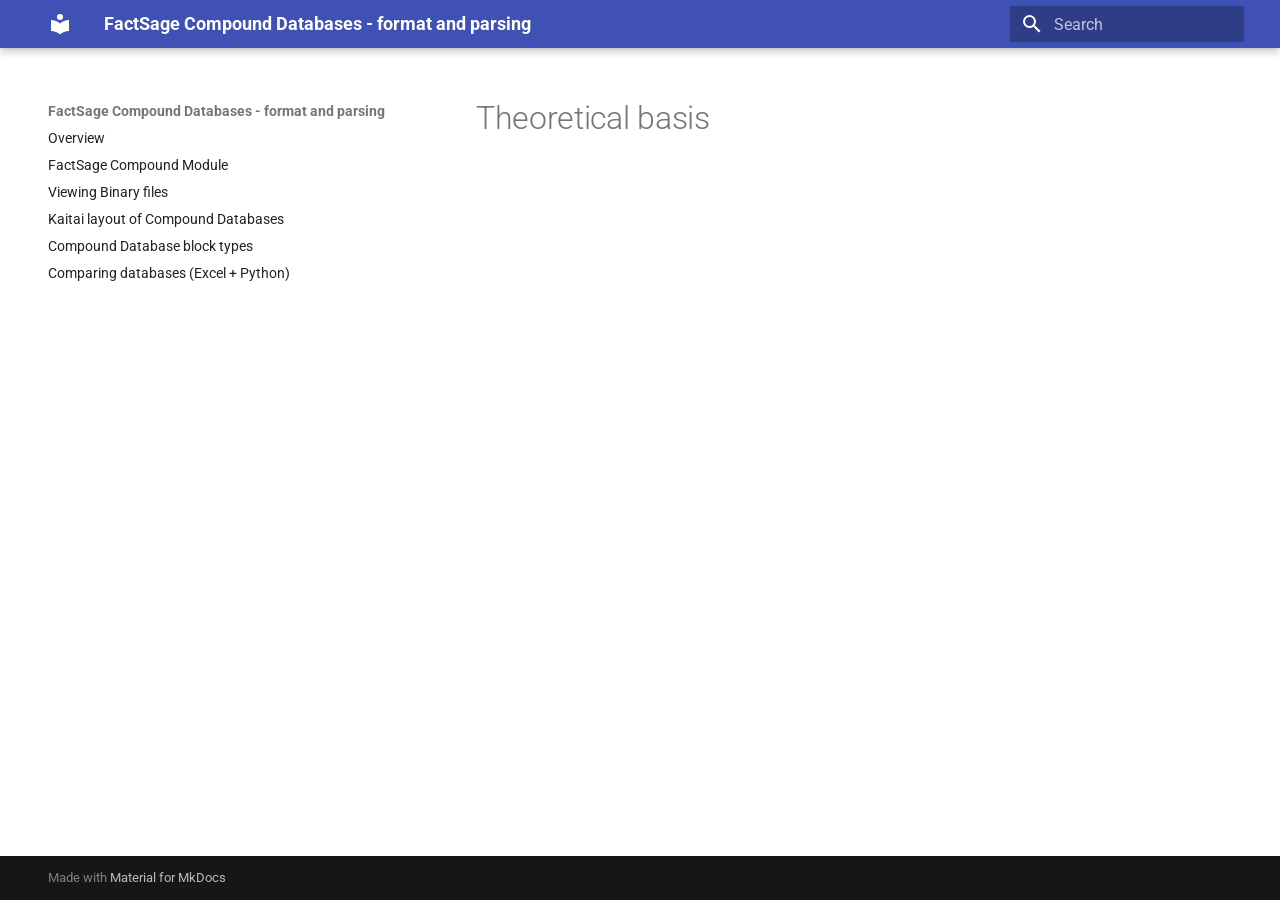
<file: theory/index.html>
<!doctype html>
<html lang="en" class="no-js">
  <head>
    
      <meta charset="utf-8">
      <meta name="viewport" content="width=device-width,initial-scale=1">
      
      
      
        <link rel="canonical" href="https://evnekdev.github.io/factsage-compound-docs/theory/">
      
      
      
      
        
      
      
      <link rel="icon" href="../assets/images/favicon.png">
      <meta name="generator" content="mkdocs-1.6.1, mkdocs-material-9.7.6">
    
    
      
        <title>Theoretical basis - FactSage Compound Databases - format and parsing</title>
      
    
    
      <link rel="stylesheet" href="../assets/stylesheets/main.484c7ddc.min.css">
      
      


    
    
      
    
    
      
        
        
        <link rel="preconnect" href="https://fonts.gstatic.com" crossorigin>
        <link rel="stylesheet" href="https://fonts.googleapis.com/css?family=Roboto:300,300i,400,400i,700,700i%7CRoboto+Mono:400,400i,700,700i&display=fallback">
        <style>:root{--md-text-font:"Roboto";--md-code-font:"Roboto Mono"}</style>
      
    
    
      <link rel="stylesheet" href="../stylesheets/extra.css">
    
    <script>__md_scope=new URL("..",location),__md_hash=e=>[...e].reduce(((e,_)=>(e<<5)-e+_.charCodeAt(0)),0),__md_get=(e,_=localStorage,t=__md_scope)=>JSON.parse(_.getItem(t.pathname+"."+e)),__md_set=(e,_,t=localStorage,a=__md_scope)=>{try{t.setItem(a.pathname+"."+e,JSON.stringify(_))}catch(e){}}</script>
    
      
  


  
  

<script id="__analytics">function __md_analytics(){function e(){dataLayer.push(arguments)}window.dataLayer=window.dataLayer||[],e("js",new Date),e("config","G-TPRW8K1JNP"),document.addEventListener("DOMContentLoaded",(function(){document.forms.search&&document.forms.search.query.addEventListener("blur",(function(){this.value&&e("event","search",{search_term:this.value})}));document$.subscribe((function(){var t=document.forms.feedback;if(void 0!==t)for(var a of t.querySelectorAll("[type=submit]"))a.addEventListener("click",(function(a){a.preventDefault();var n=document.location.pathname,d=this.getAttribute("data-md-value");e("event","feedback",{page:n,data:d}),t.firstElementChild.disabled=!0;var r=t.querySelector(".md-feedback__note [data-md-value='"+d+"']");r&&(r.hidden=!1)})),t.hidden=!1})),location$.subscribe((function(t){e("config","G-TPRW8K1JNP",{page_path:t.pathname})}))}));var t=document.createElement("script");t.async=!0,t.src="https://www.googletagmanager.com/gtag/js?id=G-TPRW8K1JNP",document.getElementById("__analytics").insertAdjacentElement("afterEnd",t)}</script>
  
    <script>"undefined"!=typeof __md_analytics&&__md_analytics()</script>
  

    
    
  </head>
  
  
    <body dir="ltr">
  
    
    <input class="md-toggle" data-md-toggle="drawer" type="checkbox" id="__drawer" autocomplete="off">
    <input class="md-toggle" data-md-toggle="search" type="checkbox" id="__search" autocomplete="off">
    <label class="md-overlay" for="__drawer"></label>
    <div data-md-component="skip">
      
        
        <a href="#theoretical-basis" class="md-skip">
          Skip to content
        </a>
      
    </div>
    <div data-md-component="announce">
      
    </div>
    
    
      

  

<header class="md-header md-header--shadow" data-md-component="header">
  <nav class="md-header__inner md-grid" aria-label="Header">
    <a href=".." title="FactSage Compound Databases - format and parsing" class="md-header__button md-logo" aria-label="FactSage Compound Databases - format and parsing" data-md-component="logo">
      
  
  <svg xmlns="http://www.w3.org/2000/svg" viewBox="0 0 24 24"><path d="M12 8a3 3 0 0 0 3-3 3 3 0 0 0-3-3 3 3 0 0 0-3 3 3 3 0 0 0 3 3m0 3.54C9.64 9.35 6.5 8 3 8v11c3.5 0 6.64 1.35 9 3.54 2.36-2.19 5.5-3.54 9-3.54V8c-3.5 0-6.64 1.35-9 3.54"/></svg>

    </a>
    <label class="md-header__button md-icon" for="__drawer">
      
      <svg xmlns="http://www.w3.org/2000/svg" viewBox="0 0 24 24"><path d="M3 6h18v2H3zm0 5h18v2H3zm0 5h18v2H3z"/></svg>
    </label>
    <div class="md-header__title" data-md-component="header-title">
      <div class="md-header__ellipsis">
        <div class="md-header__topic">
          <span class="md-ellipsis">
            FactSage Compound Databases - format and parsing
          </span>
        </div>
        <div class="md-header__topic" data-md-component="header-topic">
          <span class="md-ellipsis">
            
              Theoretical basis
            
          </span>
        </div>
      </div>
    </div>
    
    
      <script>var palette=__md_get("__palette");if(palette&&palette.color){if("(prefers-color-scheme)"===palette.color.media){var media=matchMedia("(prefers-color-scheme: light)"),input=document.querySelector(media.matches?"[data-md-color-media='(prefers-color-scheme: light)']":"[data-md-color-media='(prefers-color-scheme: dark)']");palette.color.media=input.getAttribute("data-md-color-media"),palette.color.scheme=input.getAttribute("data-md-color-scheme"),palette.color.primary=input.getAttribute("data-md-color-primary"),palette.color.accent=input.getAttribute("data-md-color-accent")}for(var[key,value]of Object.entries(palette.color))document.body.setAttribute("data-md-color-"+key,value)}</script>
    
    
    
      
      
        <label class="md-header__button md-icon" for="__search">
          
          <svg xmlns="http://www.w3.org/2000/svg" viewBox="0 0 24 24"><path d="M9.5 3A6.5 6.5 0 0 1 16 9.5c0 1.61-.59 3.09-1.56 4.23l.27.27h.79l5 5-1.5 1.5-5-5v-.79l-.27-.27A6.52 6.52 0 0 1 9.5 16 6.5 6.5 0 0 1 3 9.5 6.5 6.5 0 0 1 9.5 3m0 2C7 5 5 7 5 9.5S7 14 9.5 14 14 12 14 9.5 12 5 9.5 5"/></svg>
        </label>
        <div class="md-search" data-md-component="search" role="dialog">
  <label class="md-search__overlay" for="__search"></label>
  <div class="md-search__inner" role="search">
    <form class="md-search__form" name="search">
      <input type="text" class="md-search__input" name="query" aria-label="Search" placeholder="Search" autocapitalize="off" autocorrect="off" autocomplete="off" spellcheck="false" data-md-component="search-query" required>
      <label class="md-search__icon md-icon" for="__search">
        
        <svg xmlns="http://www.w3.org/2000/svg" viewBox="0 0 24 24"><path d="M9.5 3A6.5 6.5 0 0 1 16 9.5c0 1.61-.59 3.09-1.56 4.23l.27.27h.79l5 5-1.5 1.5-5-5v-.79l-.27-.27A6.52 6.52 0 0 1 9.5 16 6.5 6.5 0 0 1 3 9.5 6.5 6.5 0 0 1 9.5 3m0 2C7 5 5 7 5 9.5S7 14 9.5 14 14 12 14 9.5 12 5 9.5 5"/></svg>
        
        <svg xmlns="http://www.w3.org/2000/svg" viewBox="0 0 24 24"><path d="M20 11v2H8l5.5 5.5-1.42 1.42L4.16 12l7.92-7.92L13.5 5.5 8 11z"/></svg>
      </label>
      <nav class="md-search__options" aria-label="Search">
        
        <button type="reset" class="md-search__icon md-icon" title="Clear" aria-label="Clear" tabindex="-1">
          
          <svg xmlns="http://www.w3.org/2000/svg" viewBox="0 0 24 24"><path d="M19 6.41 17.59 5 12 10.59 6.41 5 5 6.41 10.59 12 5 17.59 6.41 19 12 13.41 17.59 19 19 17.59 13.41 12z"/></svg>
        </button>
      </nav>
      
    </form>
    <div class="md-search__output">
      <div class="md-search__scrollwrap" tabindex="0" data-md-scrollfix>
        <div class="md-search-result" data-md-component="search-result">
          <div class="md-search-result__meta">
            Initializing search
          </div>
          <ol class="md-search-result__list" role="presentation"></ol>
        </div>
      </div>
    </div>
  </div>
</div>
      
    
    
  </nav>
  
</header>
    
    <div class="md-container" data-md-component="container">
      
      
        
          
        
      
      <main class="md-main" data-md-component="main">
        <div class="md-main__inner md-grid">
          
            
              
              <div class="md-sidebar md-sidebar--primary" data-md-component="sidebar" data-md-type="navigation" >
                <div class="md-sidebar__scrollwrap">
                  <div class="md-sidebar__inner">
                    



<nav class="md-nav md-nav--primary" aria-label="Navigation" data-md-level="0">
  <label class="md-nav__title" for="__drawer">
    <a href=".." title="FactSage Compound Databases - format and parsing" class="md-nav__button md-logo" aria-label="FactSage Compound Databases - format and parsing" data-md-component="logo">
      
  
  <svg xmlns="http://www.w3.org/2000/svg" viewBox="0 0 24 24"><path d="M12 8a3 3 0 0 0 3-3 3 3 0 0 0-3-3 3 3 0 0 0-3 3 3 3 0 0 0 3 3m0 3.54C9.64 9.35 6.5 8 3 8v11c3.5 0 6.64 1.35 9 3.54 2.36-2.19 5.5-3.54 9-3.54V8c-3.5 0-6.64 1.35-9 3.54"/></svg>

    </a>
    FactSage Compound Databases - format and parsing
  </label>
  
  <ul class="md-nav__list" data-md-scrollfix>
    
      
      
  
  
  
  
    <li class="md-nav__item">
      <a href=".." class="md-nav__link">
        
  
  
  <span class="md-ellipsis">
    
  
    Overview
  

    
  </span>
  
  

      </a>
    </li>
  

    
      
      
  
  
  
  
    <li class="md-nav__item">
      <a href="../compound-module/" class="md-nav__link">
        
  
  
  <span class="md-ellipsis">
    
  
    FactSage Compound Module
  

    
  </span>
  
  

      </a>
    </li>
  

    
      
      
  
  
  
  
    <li class="md-nav__item">
      <a href="../binary-viewing/" class="md-nav__link">
        
  
  
  <span class="md-ellipsis">
    
  
    Viewing Binary files
  

    
  </span>
  
  

      </a>
    </li>
  

    
      
      
  
  
  
  
    <li class="md-nav__item">
      <a href="../kaitai/" class="md-nav__link">
        
  
  
  <span class="md-ellipsis">
    
  
    Kaitai layout of Compound Databases
  

    
  </span>
  
  

      </a>
    </li>
  

    
      
      
  
  
  
  
    <li class="md-nav__item">
      <a href="../block-types/" class="md-nav__link">
        
  
  
  <span class="md-ellipsis">
    
  
    Compound Database block types
  

    
  </span>
  
  

      </a>
    </li>
  

    
      
      
  
  
  
  
    <li class="md-nav__item">
      <a href="../database-compare/" class="md-nav__link">
        
  
  
  <span class="md-ellipsis">
    
  
    Comparing databases (Excel + Python)
  

    
  </span>
  
  

      </a>
    </li>
  

    
  </ul>
</nav>
                  </div>
                </div>
              </div>
            
            
              
              <div class="md-sidebar md-sidebar--secondary" data-md-component="sidebar" data-md-type="toc" >
                <div class="md-sidebar__scrollwrap">
                  <div class="md-sidebar__inner">
                    

<nav class="md-nav md-nav--secondary" aria-label="Table of contents">
  
  
  
    
  
  
</nav>
                  </div>
                </div>
              </div>
            
          
          
            <div class="md-content" data-md-component="content">
              
              <article class="md-content__inner md-typeset">
                
                  



<h1 id="theoretical-basis">Theoretical basis</h1>









  




                
              </article>
            </div>
          
          
<script>var target=document.getElementById(location.hash.slice(1));target&&target.name&&(target.checked=target.name.startsWith("__tabbed_"))</script>
        </div>
        
      </main>
      
        <footer class="md-footer">
  
  <div class="md-footer-meta md-typeset">
    <div class="md-footer-meta__inner md-grid">
      <div class="md-copyright">
  
  
    Made with
    <a href="https://squidfunk.github.io/mkdocs-material/" target="_blank" rel="noopener">
      Material for MkDocs
    </a>
  
</div>
      
    </div>
  </div>
</footer>
      
    </div>
    <div class="md-dialog" data-md-component="dialog">
      <div class="md-dialog__inner md-typeset"></div>
    </div>
    
    
    
      
      
      <script id="__config" type="application/json">{"annotate": null, "base": "..", "features": [], "search": "../assets/javascripts/workers/search.2c215733.min.js", "tags": null, "translations": {"clipboard.copied": "Copied to clipboard", "clipboard.copy": "Copy to clipboard", "search.result.more.one": "1 more on this page", "search.result.more.other": "# more on this page", "search.result.none": "No matching documents", "search.result.one": "1 matching document", "search.result.other": "# matching documents", "search.result.placeholder": "Type to start searching", "search.result.term.missing": "Missing", "select.version": "Select version"}, "version": null}</script>
    
    
      <script src="../assets/javascripts/bundle.79ae519e.min.js"></script>
      
    
  </body>
</html>
</file>
<file: stylesheets/extra.css>
@media screen and (min-width: 76.25em) {

.md-sidebar--primary {
  width: 21rem !important;
}


.md-sidebar--primary .md-nav {
  width: max-content !important;
  min-width: 100% !important;
}

.md-grid {
    max-width: 95% !important;
}

body {
  -webkit-font-smoothing: auto;
  -moz-osx-font-smoothing: auto;
  text-rendering: optimizeLegibility;
}


[data-md-color-scheme="slate"] {
  --md-text-font-weight: 450;
}

[data-md-color-scheme="slate"] .md-typeset {
  font-weight: 450;
}

}

.md-typeset table:not([class]) th,
.md-typeset table:not([class]) td {
    border: 1px solid var(--md-default-fg-color--lighter);
}

.md-typeset table:not([class]) {
    border-collapse: collapse;
}

.md-typeset table:not([class]) td,
.md-typeset table:not([class]) th {
    padding-top: 0.05rem !important;
    padding-bottom: 0.05rem !important;
}

/******************************************************************************************/
/******************************************************************************************/

.image-row {
    display: flex;
    gap: 20px;
    justify-content: center;
    align-items: flex-start;
}

.image-row figure {
    width: 320px;
    margin: 0;
    text-align: center;
}

.image-row img {
    width: 100%;
    height: 520px;
    object-fit: contain;
    display: block;
}

.image-row figcaption {
    margin-top: 8px;
    font-style: italic;
}

/******************************************************************************************/
/******************************************************************************************/

.screenshot-row {
    display: flex;
    justify-content: center;
    gap: 20px;
    margin: 20px 0;
	flex-wrap: wrap;
}

.screenshot-row figure {
	flex: 1 1 300px;
	max-width: 400px;
    margin: 0;
    text-align: center;
}

.screenshot-row img {
    width: 100%;
    height: 360px;
    object-fit: contain;
    background: white;
}

.screenshot-row figcaption {
    margin-top: 8px;
    font-style: italic;
}

@media (max-width: 768px) {
    .screenshot-row {
        flex-direction: column;
        align-items: center;
    }

    .screenshot-row figure {
        width: 100%;
        max-width: 600px;
    }

    .screenshot-row img {
        height: auto;
        max-height: 360px;
    }
}

/******************************************************************************************/
/******************************************************************************************/
</file>
<file: assets/stylesheets/main.484c7ddc.min.css>
@charset "UTF-8";html{-webkit-text-size-adjust:none;-moz-text-size-adjust:none;text-size-adjust:none;box-sizing:border-box}*,:after,:before{box-sizing:inherit}@media (prefers-reduced-motion){*,:after,:before{transition:none!important}}body{margin:0}a,button,input,label{-webkit-tap-highlight-color:transparent}a{color:inherit;text-decoration:none}hr{border:0;box-sizing:initial;display:block;height:.05rem;overflow:visible;padding:0}small{font-size:80%}sub,sup{line-height:1em}img{border-style:none}table{border-collapse:initial;border-spacing:0}td,th{font-weight:400;vertical-align:top}button{background:#0000;border:0;font-family:inherit;font-size:inherit;margin:0;padding:0}input{border:0;outline:none}:root{--md-primary-fg-color:#4051b5;--md-primary-fg-color--light:#5d6cc0;--md-primary-fg-color--dark:#303fa1;--md-primary-bg-color:#fff;--md-primary-bg-color--light:#ffffffb3;--md-accent-fg-color:#526cfe;--md-accent-fg-color--transparent:#526cfe1a;--md-accent-bg-color:#fff;--md-accent-bg-color--light:#ffffffb3}[data-md-color-scheme=default]{color-scheme:light}[data-md-color-scheme=default] img[src$="#gh-dark-mode-only"],[data-md-color-scheme=default] img[src$="#only-dark"]{display:none}:root,[data-md-color-scheme=default]{--md-hue:225deg;--md-default-fg-color:#000000de;--md-default-fg-color--light:#0000008a;--md-default-fg-color--lighter:#00000052;--md-default-fg-color--lightest:#00000012;--md-default-bg-color:#fff;--md-default-bg-color--light:#ffffffb3;--md-default-bg-color--lighter:#ffffff4d;--md-default-bg-color--lightest:#ffffff1f;--md-code-fg-color:#36464e;--md-code-bg-color:#f5f5f5;--md-code-bg-color--light:#f5f5f5b3;--md-code-bg-color--lighter:#f5f5f54d;--md-code-hl-color:#4287ff;--md-code-hl-color--light:#4287ff1a;--md-code-hl-number-color:#d52a2a;--md-code-hl-special-color:#db1457;--md-code-hl-function-color:#a846b9;--md-code-hl-constant-color:#6e59d9;--md-code-hl-keyword-color:#3f6ec6;--md-code-hl-string-color:#1c7d4d;--md-code-hl-name-color:var(--md-code-fg-color);--md-code-hl-operator-color:var(--md-default-fg-color--light);--md-code-hl-punctuation-color:var(--md-default-fg-color--light);--md-code-hl-comment-color:var(--md-default-fg-color--light);--md-code-hl-generic-color:var(--md-default-fg-color--light);--md-code-hl-variable-color:var(--md-default-fg-color--light);--md-typeset-color:var(--md-default-fg-color);--md-typeset-a-color:var(--md-primary-fg-color);--md-typeset-del-color:#f5503d26;--md-typeset-ins-color:#0bd57026;--md-typeset-kbd-color:#fafafa;--md-typeset-kbd-accent-color:#fff;--md-typeset-kbd-border-color:#b8b8b8;--md-typeset-mark-color:#ffff0080;--md-typeset-table-color:#0000001f;--md-typeset-table-color--light:rgba(0,0,0,.035);--md-admonition-fg-color:var(--md-default-fg-color);--md-admonition-bg-color:var(--md-default-bg-color);--md-warning-fg-color:#000000de;--md-warning-bg-color:#ff9;--md-footer-fg-color:#fff;--md-footer-fg-color--light:#ffffffb3;--md-footer-fg-color--lighter:#ffffff73;--md-footer-bg-color:#000000de;--md-footer-bg-color--dark:#00000052;--md-shadow-z1:0 0.2rem 0.5rem #0000000d,0 0 0.05rem #0000001a;--md-shadow-z2:0 0.2rem 0.5rem #0000001a,0 0 0.05rem #00000040;--md-shadow-z3:0 0.2rem 0.5rem #0003,0 0 0.05rem #00000059}.md-icon svg{fill:currentcolor;display:block;height:1.2rem;width:1.2rem}body{-webkit-font-smoothing:antialiased;-moz-osx-font-smoothing:grayscale;--md-text-font-family:var(--md-text-font,_),-apple-system,BlinkMacSystemFont,Helvetica,Arial,sans-serif;--md-code-font-family:var(--md-code-font,_),SFMono-Regular,Consolas,Menlo,monospace}aside,body,input{font-feature-settings:"kern","liga";color:var(--md-typeset-color);font-family:var(--md-text-font-family)}code,kbd,pre{font-feature-settings:"kern";font-family:var(--md-code-font-family)}:root{--md-typeset-table-sort-icon:url('data:image/svg+xml;charset=utf-8,<svg xmlns="http://www.w3.org/2000/svg" viewBox="0 0 24 24"><path d="m18 21-4-4h3V7h-3l4-4 4 4h-3v10h3M2 19v-2h10v2M2 13v-2h7v2M2 7V5h4v2z"/></svg>');--md-typeset-table-sort-icon--asc:url('data:image/svg+xml;charset=utf-8,<svg xmlns="http://www.w3.org/2000/svg" viewBox="0 0 24 24"><path d="M19 17h3l-4 4-4-4h3V3h2M2 17h10v2H2M6 5v2H2V5m0 6h7v2H2z"/></svg>');--md-typeset-table-sort-icon--desc:url('data:image/svg+xml;charset=utf-8,<svg xmlns="http://www.w3.org/2000/svg" viewBox="0 0 24 24"><path d="M19 7h3l-4-4-4 4h3v14h2M2 17h10v2H2M6 5v2H2V5m0 6h7v2H2z"/></svg>')}.md-typeset{-webkit-print-color-adjust:exact;color-adjust:exact;font-size:.8rem;line-height:1.6;overflow-wrap:break-word}@media print{.md-typeset{font-size:.68rem}}.md-typeset blockquote,.md-typeset dl,.md-typeset figure,.md-typeset ol,.md-typeset pre,.md-typeset ul{margin-bottom:1em;margin-top:1em}.md-typeset h1{color:var(--md-default-fg-color--light);font-size:2em;line-height:1.3;margin:0 0 1.25em}.md-typeset h1,.md-typeset h2{font-weight:300;letter-spacing:-.01em}.md-typeset h2{font-size:1.5625em;line-height:1.4;margin:1.6em 0 .64em}.md-typeset h3{font-size:1.25em;font-weight:400;letter-spacing:-.01em;line-height:1.5;margin:1.6em 0 .8em}.md-typeset h2+h3{margin-top:.8em}.md-typeset h4{font-weight:700;letter-spacing:-.01em;margin:1em 0}.md-typeset h5,.md-typeset h6{color:var(--md-default-fg-color--light);font-size:.8em;font-weight:700;letter-spacing:-.01em;margin:1.25em 0}.md-typeset h5{text-transform:uppercase}.md-typeset h5 code{text-transform:none}.md-typeset hr{border-bottom:.05rem solid var(--md-default-fg-color--lightest);display:flow-root;margin:1.5em 0}.md-typeset a{color:var(--md-typeset-a-color);word-break:break-word}.md-typeset a,.md-typeset a:before{transition:color 125ms}.md-typeset a:focus,.md-typeset a:hover{color:var(--md-accent-fg-color)}.md-typeset a:focus code,.md-typeset a:hover code{background-color:var(--md-accent-fg-color--transparent);color:var(--md-accent-fg-color)}.md-typeset a code{color:var(--md-typeset-a-color)}.md-typeset a.focus-visible{outline-color:var(--md-accent-fg-color);outline-offset:.2rem}.md-typeset code,.md-typeset kbd,.md-typeset pre{color:var(--md-code-fg-color);direction:ltr;font-variant-ligatures:none;transition:background-color 125ms}@media print{.md-typeset code,.md-typeset kbd,.md-typeset pre{white-space:pre-wrap}}.md-typeset code{background-color:var(--md-code-bg-color);border-radius:.1rem;-webkit-box-decoration-break:clone;box-decoration-break:clone;font-size:.85em;padding:0 .2941176471em;transition:color 125ms,background-color 125ms;word-break:break-word}.md-typeset code:not(.focus-visible){-webkit-tap-highlight-color:transparent;outline:none}.md-typeset pre{display:flow-root;line-height:1.4;position:relative}.md-typeset pre>code{-webkit-box-decoration-break:slice;box-decoration-break:slice;box-shadow:none;display:block;margin:0;outline-color:var(--md-accent-fg-color);overflow:auto;padding:.7720588235em 1.1764705882em;scrollbar-color:var(--md-default-fg-color--lighter) #0000;scrollbar-width:thin;touch-action:auto;word-break:normal}.md-typeset pre>code:hover{scrollbar-color:var(--md-accent-fg-color) #0000}.md-typeset pre>code::-webkit-scrollbar{height:.2rem;width:.2rem}.md-typeset pre>code::-webkit-scrollbar-thumb{background-color:var(--md-default-fg-color--lighter)}.md-typeset pre>code::-webkit-scrollbar-thumb:hover{background-color:var(--md-accent-fg-color)}.md-typeset kbd{background-color:var(--md-typeset-kbd-color);border-radius:.1rem;box-shadow:0 .1rem 0 .05rem var(--md-typeset-kbd-border-color),0 .1rem 0 var(--md-typeset-kbd-border-color),0 -.1rem .2rem var(--md-typeset-kbd-accent-color) inset;color:var(--md-default-fg-color);display:inline-block;font-size:.75em;padding:0 .6666666667em;vertical-align:text-top;word-break:break-word}.md-typeset mark{background-color:var(--md-typeset-mark-color);-webkit-box-decoration-break:clone;box-decoration-break:clone;color:inherit;word-break:break-word}.md-typeset abbr{cursor:help;text-decoration:none}.md-typeset [data-preview],.md-typeset abbr{border-bottom:.05rem dotted var(--md-default-fg-color--light)}.md-typeset small{opacity:.75}[dir=ltr] .md-typeset sub,[dir=ltr] .md-typeset sup{margin-left:.078125em}[dir=rtl] .md-typeset sub,[dir=rtl] .md-typeset sup{margin-right:.078125em}[dir=ltr] .md-typeset blockquote{padding-left:.6rem}[dir=rtl] .md-typeset blockquote{padding-right:.6rem}[dir=ltr] .md-typeset blockquote{border-left:.2rem solid var(--md-default-fg-color--lighter)}[dir=rtl] .md-typeset blockquote{border-right:.2rem solid var(--md-default-fg-color--lighter)}.md-typeset blockquote{color:var(--md-default-fg-color--light);margin-left:0;margin-right:0}.md-typeset ul{list-style-type:disc}.md-typeset ul[type]{list-style-type:revert-layer}[dir=ltr] .md-typeset ol,[dir=ltr] .md-typeset ul{margin-left:.625em}[dir=rtl] .md-typeset ol,[dir=rtl] .md-typeset ul{margin-right:.625em}.md-typeset ol,.md-typeset ul{padding:0}.md-typeset ol:not([hidden]),.md-typeset ul:not([hidden]){display:flow-root}.md-typeset ol ol,.md-typeset ul ol{list-style-type:lower-alpha}.md-typeset ol ol ol,.md-typeset ul ol ol{list-style-type:lower-roman}.md-typeset ol ol ol ol,.md-typeset ul ol ol ol{list-style-type:upper-alpha}.md-typeset ol ol ol ol ol,.md-typeset ul ol ol ol ol{list-style-type:upper-roman}.md-typeset ol[type],.md-typeset ul[type]{list-style-type:revert-layer}[dir=ltr] .md-typeset ol li,[dir=ltr] .md-typeset ul li{margin-left:1.25em}[dir=rtl] .md-typeset ol li,[dir=rtl] .md-typeset ul li{margin-right:1.25em}.md-typeset ol li,.md-typeset ul li{margin-bottom:.5em}.md-typeset ol li blockquote,.md-typeset ol li p,.md-typeset ul li blockquote,.md-typeset ul li p{margin:.5em 0}.md-typeset ol li:last-child,.md-typeset ul li:last-child{margin-bottom:0}[dir=ltr] .md-typeset ol li ol,[dir=ltr] .md-typeset ol li ul,[dir=ltr] .md-typeset ul li ol,[dir=ltr] .md-typeset ul li ul{margin-left:.625em}[dir=rtl] .md-typeset ol li ol,[dir=rtl] .md-typeset ol li ul,[dir=rtl] .md-typeset ul li ol,[dir=rtl] .md-typeset ul li ul{margin-right:.625em}.md-typeset ol li ol,.md-typeset ol li ul,.md-typeset ul li ol,.md-typeset ul li ul{margin-bottom:.5em;margin-top:.5em}[dir=ltr] .md-typeset dd{margin-left:1.875em}[dir=rtl] .md-typeset dd{margin-right:1.875em}.md-typeset dd{margin-bottom:1.5em;margin-top:1em}.md-typeset img,.md-typeset svg,.md-typeset video{height:auto;max-width:100%}.md-typeset img[align=left]{margin:1em 1em 1em 0}.md-typeset img[align=right]{margin:1em 0 1em 1em}.md-typeset img[align]:only-child{margin-top:0}.md-typeset figure{display:flow-root;margin:1em auto;max-width:100%;text-align:center;width:fit-content}.md-typeset figure img{display:block;margin:0 auto}.md-typeset figcaption{font-style:italic;margin:1em auto;max-width:24rem}.md-typeset iframe{max-width:100%}.md-typeset table:not([class]){background-color:var(--md-default-bg-color);border:.05rem solid var(--md-typeset-table-color);border-radius:.1rem;display:inline-block;font-size:.64rem;max-width:100%;overflow:auto;touch-action:auto}@media print{.md-typeset table:not([class]){display:table}}.md-typeset table:not([class])+*{margin-top:1.5em}.md-typeset table:not([class]) td>:first-child,.md-typeset table:not([class]) th>:first-child{margin-top:0}.md-typeset table:not([class]) td>:last-child,.md-typeset table:not([class]) th>:last-child{margin-bottom:0}.md-typeset table:not([class]) td:not([align]),.md-typeset table:not([class]) th:not([align]){text-align:left}[dir=rtl] .md-typeset table:not([class]) td:not([align]),[dir=rtl] .md-typeset table:not([class]) th:not([align]){text-align:right}.md-typeset table:not([class]) th{font-weight:700;min-width:5rem;padding:.9375em 1.25em;vertical-align:top}.md-typeset table:not([class]) td{border-top:.05rem solid var(--md-typeset-table-color);padding:.9375em 1.25em;vertical-align:top}.md-typeset table:not([class]) tbody tr{transition:background-color 125ms}.md-typeset table:not([class]) tbody tr:hover{background-color:var(--md-typeset-table-color--light);box-shadow:0 .05rem 0 var(--md-default-bg-color) inset}.md-typeset table:not([class]) a{word-break:normal}.md-typeset table th[role=columnheader]{cursor:pointer}[dir=ltr] .md-typeset table th[role=columnheader]:after{margin-left:.5em}[dir=rtl] .md-typeset table th[role=columnheader]:after{margin-right:.5em}.md-typeset table th[role=columnheader]:after{content:"";display:inline-block;height:1.2em;-webkit-mask-image:var(--md-typeset-table-sort-icon);mask-image:var(--md-typeset-table-sort-icon);-webkit-mask-repeat:no-repeat;mask-repeat:no-repeat;-webkit-mask-size:contain;mask-size:contain;transition:background-color 125ms;vertical-align:text-bottom;width:1.2em}.md-typeset table th[role=columnheader]:hover:after{background-color:var(--md-default-fg-color--lighter)}.md-typeset table th[role=columnheader][aria-sort=ascending]:after{background-color:var(--md-default-fg-color--light);-webkit-mask-image:var(--md-typeset-table-sort-icon--asc);mask-image:var(--md-typeset-table-sort-icon--asc)}.md-typeset table th[role=columnheader][aria-sort=descending]:after{background-color:var(--md-default-fg-color--light);-webkit-mask-image:var(--md-typeset-table-sort-icon--desc);mask-image:var(--md-typeset-table-sort-icon--desc)}.md-typeset__scrollwrap{margin:1em -.8rem;overflow-x:auto;touch-action:auto}.md-typeset__table{display:inline-block;margin-bottom:.5em;padding:0 .8rem}@media print{.md-typeset__table{display:block}}html .md-typeset__table table{display:table;margin:0;overflow:hidden;width:100%}@media screen and (max-width:44.984375em){.md-content__inner>pre{margin:1em -.8rem}.md-content__inner>pre code{border-radius:0}}.md-typeset .md-author{border-radius:100%;display:block;flex-shrink:0;height:1.6rem;overflow:hidden;position:relative;transition:color 125ms,transform 125ms;width:1.6rem}.md-typeset .md-author img{display:block}.md-typeset .md-author--more{background:var(--md-default-fg-color--lightest);color:var(--md-default-fg-color--lighter);font-size:.6rem;font-weight:700;line-height:1.6rem;text-align:center}.md-typeset .md-author--long{height:2.4rem;width:2.4rem}.md-typeset a.md-author{transform:scale(1)}.md-typeset a.md-author img{border-radius:100%;filter:grayscale(100%) opacity(75%);transition:filter 125ms}.md-typeset a.md-author:focus,.md-typeset a.md-author:hover{transform:scale(1.1);z-index:1}.md-typeset a.md-author:focus img,.md-typeset a.md-author:hover img{filter:grayscale(0)}.md-banner{background-color:var(--md-footer-bg-color);color:var(--md-footer-fg-color);overflow:auto}@media print{.md-banner{display:none}}.md-banner--warning{background-color:var(--md-warning-bg-color);color:var(--md-warning-fg-color)}.md-banner__inner{font-size:.7rem;margin:.6rem auto;padding:0 .8rem}[dir=ltr] .md-banner__button{float:right}[dir=rtl] .md-banner__button{float:left}.md-banner__button{color:inherit;cursor:pointer;transition:opacity .25s}.no-js .md-banner__button{display:none}.md-banner__button:hover{opacity:.7}html{font-size:125%;height:100%;overflow-x:hidden}@media screen and (min-width:100em){html{font-size:137.5%}}@media screen and (min-width:125em){html{font-size:150%}}body{background-color:var(--md-default-bg-color);display:flex;flex-direction:column;font-size:.5rem;min-height:100%;position:relative;width:100%}@media print{body{display:block}}@media screen and (max-width:59.984375em){body[data-md-scrolllock]{position:fixed}}.md-grid{margin-left:auto;margin-right:auto;max-width:61rem}.md-container{display:flex;flex-direction:column;flex-grow:1}@media print{.md-container{display:block}}.md-main{flex-grow:1}.md-main__inner{display:flex;height:100%;margin-top:1.5rem}.md-ellipsis{overflow:hidden;text-overflow:ellipsis}.md-toggle{display:none}.md-option{height:0;opacity:0;position:absolute;width:0}.md-option:checked+label:not([hidden]){display:block}.md-option.focus-visible+label{outline-color:var(--md-accent-fg-color);outline-style:auto}.md-skip{background-color:var(--md-default-fg-color);border-radius:.1rem;color:var(--md-default-bg-color);font-size:.64rem;margin:.5rem;opacity:0;outline-color:var(--md-accent-fg-color);padding:.3rem .5rem;position:fixed;transform:translateY(.4rem);z-index:-1}.md-skip:focus{opacity:1;transform:translateY(0);transition:transform .25s cubic-bezier(.4,0,.2,1),opacity 175ms 75ms;z-index:10}@page{margin:25mm}:root{--md-clipboard-icon:url('data:image/svg+xml;charset=utf-8,<svg xmlns="http://www.w3.org/2000/svg" viewBox="0 0 24 24"><path d="M19 21H8V7h11m0-2H8a2 2 0 0 0-2 2v14a2 2 0 0 0 2 2h11a2 2 0 0 0 2-2V7a2 2 0 0 0-2-2m-3-4H4a2 2 0 0 0-2 2v14h2V3h12z"/></svg>')}.md-clipboard{border-radius:.1rem;color:var(--md-default-fg-color--lightest);cursor:pointer;height:1.5em;outline-color:var(--md-accent-fg-color);outline-offset:.1rem;transition:color .25s;width:1.5em;z-index:1}@media print{.md-clipboard{display:none}}.md-clipboard:not(.focus-visible){-webkit-tap-highlight-color:transparent;outline:none}:hover>.md-clipboard{color:var(--md-default-fg-color--light)}.md-clipboard:focus,.md-clipboard:hover{color:var(--md-accent-fg-color)}.md-clipboard:after{background-color:currentcolor;content:"";display:block;height:1.125em;margin:0 auto;-webkit-mask-image:var(--md-clipboard-icon);mask-image:var(--md-clipboard-icon);-webkit-mask-position:center;mask-position:center;-webkit-mask-repeat:no-repeat;mask-repeat:no-repeat;-webkit-mask-size:contain;mask-size:contain;width:1.125em}.md-clipboard--inline{cursor:pointer}.md-clipboard--inline code{transition:color .25s,background-color .25s}.md-clipboard--inline:focus code,.md-clipboard--inline:hover code{background-color:var(--md-accent-fg-color--transparent);color:var(--md-accent-fg-color)}:root{--md-code-select-icon:url('data:image/svg+xml;charset=utf-8,<svg xmlns="http://www.w3.org/2000/svg" viewBox="0 0 24 24"><path d="M19 19h-4v2h4c1.1 0 2-.9 2-2v-4h-2m0-12h-4v2h4v4h2V5c0-1.1-.9-2-2-2M5 5h4V3H5c-1.1 0-2 .9-2 2v4h2m0 6H3v4c0 1.1.9 2 2 2h4v-2H5zm2-4h2v2H7zm4 0h2v2h-2zm4 0h2v2h-2zM7 7h2v2H7zm4 0h2v2h-2zm4 0h2v2h-2zm-8 8h2v2H7zm4 0h2v2h-2zm4 0h2v2h-2z"/></svg>');--md-code-copy-icon:url('data:image/svg+xml;charset=utf-8,<svg xmlns="http://www.w3.org/2000/svg" viewBox="0 0 24 24"><path d="M19 21H8V7h11m0-2H8a2 2 0 0 0-2 2v14a2 2 0 0 0 2 2h11a2 2 0 0 0 2-2V7a2 2 0 0 0-2-2m-3-4H4a2 2 0 0 0-2 2v14h2V3h12z"/></svg>')}.md-typeset .md-code__content{display:grid}.md-code__nav{background-color:var(--md-code-bg-color--lighter);border-radius:.1rem;display:flex;gap:.2rem;padding:.2rem;position:absolute;right:.25em;top:.25em;transition:background-color .25s;z-index:1}:hover>.md-code__nav{background-color:var(--md-code-bg-color--light)}.md-code__button{color:var(--md-default-fg-color--lightest);cursor:pointer;display:block;height:1.5em;outline-color:var(--md-accent-fg-color);outline-offset:.1rem;transition:color .25s;width:1.5em}:hover>*>.md-code__button{color:var(--md-default-fg-color--light)}.md-code__button.focus-visible,.md-code__button:hover{color:var(--md-accent-fg-color)}.md-code__button--active{color:var(--md-default-fg-color)!important}.md-code__button:after{background-color:currentcolor;content:"";display:block;height:1.125em;margin:0 auto;-webkit-mask-position:center;mask-position:center;-webkit-mask-repeat:no-repeat;mask-repeat:no-repeat;-webkit-mask-size:contain;mask-size:contain;width:1.125em}.md-code__button[data-md-type=select]:after{-webkit-mask-image:var(--md-code-select-icon);mask-image:var(--md-code-select-icon)}.md-code__button[data-md-type=copy]:after{-webkit-mask-image:var(--md-code-copy-icon);mask-image:var(--md-code-copy-icon)}@keyframes consent{0%{opacity:0;transform:translateY(100%)}to{opacity:1;transform:translateY(0)}}@keyframes overlay{0%{opacity:0}to{opacity:1}}.md-consent__overlay{animation:overlay .25s both;-webkit-backdrop-filter:blur(.1rem);backdrop-filter:blur(.1rem);background-color:#0000008a;height:100%;opacity:1;position:fixed;top:0;width:100%;z-index:5}.md-consent__inner{animation:consent .5s cubic-bezier(.1,.7,.1,1) both;background-color:var(--md-default-bg-color);border:0;border-radius:.1rem;bottom:0;box-shadow:0 0 .2rem #0000001a,0 .2rem .4rem #0003;max-height:100%;overflow:auto;padding:0;position:fixed;width:100%;z-index:5}.md-consent__form{padding:.8rem}.md-consent__settings{display:none;margin:1em 0}input:checked+.md-consent__settings{display:block}.md-consent__controls{margin-bottom:.8rem}.md-typeset .md-consent__controls .md-button{display:inline}@media screen and (max-width:44.984375em){.md-typeset .md-consent__controls .md-button{display:block;margin-top:.4rem;text-align:center;width:100%}}.md-consent label{cursor:pointer}.md-content{flex-grow:1;min-width:0}.md-content__inner{margin:0 .8rem 1.2rem;padding-top:.6rem}@media screen and (min-width:76.25em){[dir=ltr] .md-sidebar--primary:not([hidden])~.md-content>.md-content__inner{margin-left:1.2rem}[dir=ltr] .md-sidebar--secondary:not([hidden])~.md-content>.md-content__inner,[dir=rtl] .md-sidebar--primary:not([hidden])~.md-content>.md-content__inner{margin-right:1.2rem}[dir=rtl] .md-sidebar--secondary:not([hidden])~.md-content>.md-content__inner{margin-left:1.2rem}}.md-content__inner:before{content:"";display:block;height:.4rem}.md-content__inner>:last-child{margin-bottom:0}[dir=ltr] .md-content__button{float:right}[dir=rtl] .md-content__button{float:left}[dir=ltr] .md-content__button{margin-left:.4rem}[dir=rtl] .md-content__button{margin-right:.4rem}.md-content__button{margin:.4rem 0;padding:0}@media print{.md-content__button{display:none}}.md-typeset .md-content__button{color:var(--md-default-fg-color--lighter)}.md-content__button svg{display:inline;vertical-align:top}[dir=rtl] .md-content__button svg{transform:scaleX(-1)}[dir=ltr] .md-dialog{right:.8rem}[dir=rtl] .md-dialog{left:.8rem}.md-dialog{background-color:var(--md-default-fg-color);border-radius:.1rem;bottom:.8rem;box-shadow:var(--md-shadow-z3);min-width:11.1rem;opacity:0;padding:.4rem .6rem;pointer-events:none;position:fixed;transform:translateY(100%);transition:transform 0ms .4s,opacity .4s;z-index:4}@media print{.md-dialog{display:none}}.md-dialog--active{opacity:1;pointer-events:auto;transform:translateY(0);transition:transform .4s cubic-bezier(.075,.85,.175,1),opacity .4s}.md-dialog__inner{color:var(--md-default-bg-color);font-size:.7rem}.md-feedback{margin:2em 0 1em;text-align:center}.md-feedback fieldset{border:none;margin:0;padding:0}.md-feedback__title{font-weight:700;margin:1em auto}.md-feedback__inner{position:relative}.md-feedback__list{display:flex;flex-wrap:wrap;place-content:baseline center;position:relative}.md-feedback__list:hover .md-icon:not(:disabled){color:var(--md-default-fg-color--lighter)}:disabled .md-feedback__list{min-height:1.8rem}.md-feedback__icon{color:var(--md-default-fg-color--light);cursor:pointer;flex-shrink:0;margin:0 .1rem;transition:color 125ms}.md-feedback__icon:not(:disabled).md-icon:hover{color:var(--md-accent-fg-color)}.md-feedback__icon:disabled{color:var(--md-default-fg-color--lightest);pointer-events:none}.md-feedback__note{opacity:0;position:relative;transform:translateY(.4rem);transition:transform .4s cubic-bezier(.1,.7,.1,1),opacity .15s}.md-feedback__note>*{margin:0 auto;max-width:16rem}:disabled .md-feedback__note{opacity:1;transform:translateY(0)}@media print{.md-feedback{display:none}}.md-footer{background-color:var(--md-footer-bg-color);color:var(--md-footer-fg-color)}@media print{.md-footer{display:none}}.md-footer__inner{justify-content:space-between;overflow:auto;padding:.2rem}.md-footer__inner:not([hidden]){display:flex}.md-footer__link{align-items:end;display:flex;flex-grow:0.01;margin-bottom:.4rem;margin-top:1rem;max-width:100%;outline-color:var(--md-accent-fg-color);overflow:hidden;transition:opacity .25s}.md-footer__link:focus,.md-footer__link:hover{opacity:.7}[dir=rtl] .md-footer__link svg{transform:scaleX(-1)}@media screen and (max-width:44.984375em){.md-footer__link--prev{flex-shrink:0}.md-footer__link--prev .md-footer__title{display:none}}[dir=ltr] .md-footer__link--next{margin-left:auto}[dir=rtl] .md-footer__link--next{margin-right:auto}.md-footer__link--next{text-align:right}[dir=rtl] .md-footer__link--next{text-align:left}.md-footer__title{flex-grow:1;font-size:.9rem;margin-bottom:.7rem;max-width:calc(100% - 2.4rem);padding:0 1rem;white-space:nowrap}.md-footer__button{margin:.2rem;padding:.4rem}.md-footer__direction{font-size:.64rem;opacity:.7}.md-footer-meta{background-color:var(--md-footer-bg-color--dark)}.md-footer-meta__inner{display:flex;flex-wrap:wrap;justify-content:space-between;padding:.2rem}html .md-footer-meta.md-typeset a{color:var(--md-footer-fg-color--light)}html .md-footer-meta.md-typeset a:focus,html .md-footer-meta.md-typeset a:hover{color:var(--md-footer-fg-color)}.md-copyright{color:var(--md-footer-fg-color--lighter);font-size:.64rem;margin:auto .6rem;padding:.4rem 0;width:100%}@media screen and (min-width:45em){.md-copyright{width:auto}}.md-copyright__highlight{color:var(--md-footer-fg-color--light)}.md-social{display:inline-flex;gap:.2rem;margin:0 .4rem;padding:.2rem 0 .6rem}@media screen and (min-width:45em){.md-social{padding:.6rem 0}}.md-social__link{display:inline-block;height:1.6rem;text-align:center;width:1.6rem}.md-social__link:before{line-height:1.9}.md-social__link svg{fill:currentcolor;max-height:.8rem;vertical-align:-25%}.md-typeset .md-button{border:.1rem solid;border-radius:.1rem;color:var(--md-primary-fg-color);cursor:pointer;display:inline-block;font-weight:700;padding:.625em 2em;transition:color 125ms,background-color 125ms,border-color 125ms}.md-typeset .md-button--primary{background-color:var(--md-primary-fg-color);border-color:var(--md-primary-fg-color);color:var(--md-primary-bg-color)}.md-typeset .md-button:focus,.md-typeset .md-button:hover{background-color:var(--md-accent-fg-color);border-color:var(--md-accent-fg-color);color:var(--md-accent-bg-color)}[dir=ltr] .md-typeset .md-input{border-top-left-radius:.1rem}[dir=ltr] .md-typeset .md-input,[dir=rtl] .md-typeset .md-input{border-top-right-radius:.1rem}[dir=rtl] .md-typeset .md-input{border-top-left-radius:.1rem}.md-typeset .md-input{border-bottom:.1rem solid var(--md-default-fg-color--lighter);box-shadow:var(--md-shadow-z1);font-size:.8rem;height:1.8rem;padding:0 .6rem;transition:border .25s,box-shadow .25s}.md-typeset .md-input:focus,.md-typeset .md-input:hover{border-bottom-color:var(--md-accent-fg-color);box-shadow:var(--md-shadow-z2)}.md-typeset .md-input--stretch{width:100%}.md-header{background-color:var(--md-primary-fg-color);box-shadow:0 0 .2rem #0000,0 .2rem .4rem #0000;color:var(--md-primary-bg-color);display:block;left:0;position:sticky;right:0;top:0;z-index:4}@media print{.md-header{display:none}}.md-header[hidden]{transform:translateY(-100%);transition:transform .25s cubic-bezier(.8,0,.6,1),box-shadow .25s}.md-header--shadow{box-shadow:0 0 .2rem #0000001a,0 .2rem .4rem #0003;transition:transform .25s cubic-bezier(.1,.7,.1,1),box-shadow .25s}.md-header__inner{align-items:center;display:flex;padding:0 .2rem}.md-header__button{color:currentcolor;cursor:pointer;margin:.2rem;outline-color:var(--md-accent-fg-color);padding:.4rem;position:relative;transition:opacity .25s;vertical-align:middle;z-index:1}.md-header__button:hover{opacity:.7}.md-header__button:not([hidden]){display:inline-block}.md-header__button:not(.focus-visible){-webkit-tap-highlight-color:transparent;outline:none}.md-header__button.md-logo{margin:.2rem;padding:.4rem}@media screen and (max-width:76.234375em){.md-header__button.md-logo{display:none}}.md-header__button.md-logo img,.md-header__button.md-logo svg{fill:currentcolor;display:block;height:1.2rem;width:auto}@media screen and (min-width:60em){.md-header__button[for=__search]{display:none}}.no-js .md-header__button[for=__search]{display:none}[dir=rtl] .md-header__button[for=__search] svg{transform:scaleX(-1)}@media screen and (min-width:76.25em){.md-header__button[for=__drawer]{display:none}}.md-header__topic{display:flex;max-width:100%;position:absolute;transition:transform .4s cubic-bezier(.1,.7,.1,1),opacity .15s;white-space:nowrap}.md-header__topic+.md-header__topic{opacity:0;pointer-events:none;transform:translateX(1.25rem);transition:transform .4s cubic-bezier(1,.7,.1,.1),opacity .15s;z-index:-1}[dir=rtl] .md-header__topic+.md-header__topic{transform:translateX(-1.25rem)}.md-header__topic:first-child{font-weight:700}[dir=ltr] .md-header__title{margin-left:1rem;margin-right:.4rem}[dir=rtl] .md-header__title{margin-left:.4rem;margin-right:1rem}.md-header__title{flex-grow:1;font-size:.9rem;height:2.4rem;line-height:2.4rem}.md-header__title--active .md-header__topic{opacity:0;pointer-events:none;transform:translateX(-1.25rem);transition:transform .4s cubic-bezier(1,.7,.1,.1),opacity .15s;z-index:-1}[dir=rtl] .md-header__title--active .md-header__topic{transform:translateX(1.25rem)}.md-header__title--active .md-header__topic+.md-header__topic{opacity:1;pointer-events:auto;transform:translateX(0);transition:transform .4s cubic-bezier(.1,.7,.1,1),opacity .15s;z-index:0}.md-header__title>.md-header__ellipsis{height:100%;position:relative;width:100%}.md-header__option{display:flex;flex-shrink:0;max-width:100%;transition:max-width 0ms .25s,opacity .25s .25s;white-space:nowrap}[data-md-toggle=search]:checked~.md-header .md-header__option{max-width:0;opacity:0;transition:max-width 0ms,opacity 0ms}.md-header__option>input{bottom:0}.md-header__source{display:none}@media screen and (min-width:60em){[dir=ltr] .md-header__source{margin-left:1rem}[dir=rtl] .md-header__source{margin-right:1rem}.md-header__source{display:block;max-width:11.7rem;width:11.7rem}}@media screen and (min-width:76.25em){[dir=ltr] .md-header__source{margin-left:1.4rem}[dir=rtl] .md-header__source{margin-right:1.4rem}}.md-meta{color:var(--md-default-fg-color--light);font-size:.7rem;line-height:1.3}.md-meta__list{display:inline-flex;flex-wrap:wrap;list-style:none;margin:0;padding:0}.md-meta__item:not(:last-child):after{content:"·";margin-left:.2rem;margin-right:.2rem}.md-meta__link{color:var(--md-typeset-a-color)}.md-meta__link:focus,.md-meta__link:hover{color:var(--md-accent-fg-color)}.md-draft{background-color:#ff1744;border-radius:.125em;color:#fff;display:inline-block;font-weight:700;padding-left:.5714285714em;padding-right:.5714285714em}:root{--md-nav-icon--prev:url('data:image/svg+xml;charset=utf-8,<svg xmlns="http://www.w3.org/2000/svg" viewBox="0 0 24 24"><path d="M20 11v2H8l5.5 5.5-1.42 1.42L4.16 12l7.92-7.92L13.5 5.5 8 11z"/></svg>');--md-nav-icon--next:url('data:image/svg+xml;charset=utf-8,<svg xmlns="http://www.w3.org/2000/svg" viewBox="0 0 24 24"><path d="M8.59 16.58 13.17 12 8.59 7.41 10 6l6 6-6 6z"/></svg>');--md-toc-icon:url('data:image/svg+xml;charset=utf-8,<svg xmlns="http://www.w3.org/2000/svg" viewBox="0 0 24 24"><path d="M3 9h14V7H3zm0 4h14v-2H3zm0 4h14v-2H3zm16 0h2v-2h-2zm0-10v2h2V7zm0 6h2v-2h-2z"/></svg>')}.md-nav{font-size:.7rem;line-height:1.3}.md-nav__title{color:var(--md-default-fg-color--light);display:block;font-weight:700;overflow:hidden;padding:0 .6rem;text-overflow:ellipsis}.md-nav__title .md-nav__button{display:none}.md-nav__title .md-nav__button img{height:100%;width:auto}.md-nav__title .md-nav__button.md-logo img,.md-nav__title .md-nav__button.md-logo svg{fill:currentcolor;display:block;height:2.4rem;max-width:100%;object-fit:contain;width:auto}.md-nav__list{list-style:none;margin:0;padding:0}.md-nav__link{align-items:flex-start;display:flex;gap:.4rem;margin-top:.625em;scroll-snap-align:start;transition:color 125ms}.md-nav__link--passed,.md-nav__link--passed code{color:var(--md-default-fg-color--light)}.md-nav__item .md-nav__link--active,.md-nav__item .md-nav__link--active code{color:var(--md-typeset-a-color)}.md-nav__link .md-ellipsis{position:relative}.md-nav__link .md-ellipsis code{word-break:normal}[dir=ltr] .md-nav__link .md-icon:last-child{margin-left:auto}[dir=rtl] .md-nav__link .md-icon:last-child{margin-right:auto}.md-nav__link .md-typeset{font-size:.7rem;line-height:1.3}.md-nav__link svg{fill:currentcolor;flex-shrink:0;height:1.3em;position:relative}.md-nav__link[for]:focus,.md-nav__link[for]:hover,.md-nav__link[href]:focus,.md-nav__link[href]:hover{color:var(--md-accent-fg-color);cursor:pointer}.md-nav__link[for]:focus code,.md-nav__link[for]:hover code,.md-nav__link[href]:focus code,.md-nav__link[href]:hover code{background-color:var(--md-accent-fg-color--transparent);color:var(--md-accent-fg-color)}.md-nav__link.focus-visible{outline-color:var(--md-accent-fg-color);outline-offset:.2rem}.md-nav--primary .md-nav__link[for=__toc]{display:none}.md-nav--primary .md-nav__link[for=__toc] .md-icon:after{background-color:currentcolor;display:block;height:100%;-webkit-mask-image:var(--md-toc-icon);mask-image:var(--md-toc-icon);width:100%}.md-nav--primary .md-nav__link[for=__toc]~.md-nav{display:none}.md-nav__container>.md-nav__link{margin-top:0}.md-nav__container>.md-nav__link:first-child{flex-grow:1;min-width:0}.md-nav__icon{flex-shrink:0}.md-nav__source{display:none}@media screen and (max-width:76.234375em){.md-nav--primary,.md-nav--primary .md-nav{background-color:var(--md-default-bg-color);display:flex;flex-direction:column;height:100%;left:0;position:absolute;right:0;top:0;z-index:1}.md-nav--primary .md-nav__item,.md-nav--primary .md-nav__title{font-size:.8rem;line-height:1.5}.md-nav--primary .md-nav__title{background-color:var(--md-default-fg-color--lightest);color:var(--md-default-fg-color--light);cursor:pointer;height:5.6rem;line-height:2.4rem;padding:3rem .8rem .2rem;position:relative;white-space:nowrap}[dir=ltr] .md-nav--primary .md-nav__title .md-nav__icon{left:.4rem}[dir=rtl] .md-nav--primary .md-nav__title .md-nav__icon{right:.4rem}.md-nav--primary .md-nav__title .md-nav__icon{display:block;height:1.2rem;margin:.2rem;position:absolute;top:.4rem;width:1.2rem}.md-nav--primary .md-nav__title .md-nav__icon:after{background-color:currentcolor;content:"";display:block;height:100%;-webkit-mask-image:var(--md-nav-icon--prev);mask-image:var(--md-nav-icon--prev);-webkit-mask-position:center;mask-position:center;-webkit-mask-repeat:no-repeat;mask-repeat:no-repeat;-webkit-mask-size:contain;mask-size:contain;width:100%}.md-nav--primary .md-nav__title~.md-nav__list{background-color:var(--md-default-bg-color);box-shadow:0 .05rem 0 var(--md-default-fg-color--lightest) inset;overflow-y:auto;scroll-snap-type:y mandatory;touch-action:pan-y}.md-nav--primary .md-nav__title~.md-nav__list>:first-child{border-top:0}.md-nav--primary .md-nav__title[for=__drawer]{background-color:var(--md-primary-fg-color);color:var(--md-primary-bg-color);font-weight:700}.md-nav--primary .md-nav__title .md-logo{display:block;left:.2rem;margin:.2rem;padding:.4rem;position:absolute;right:.2rem;top:.2rem}.md-nav--primary .md-nav__list{flex:1}.md-nav--primary .md-nav__item{border-top:.05rem solid var(--md-default-fg-color--lightest)}.md-nav--primary .md-nav__item--active>.md-nav__link{color:var(--md-typeset-a-color)}.md-nav--primary .md-nav__item--active>.md-nav__link:focus,.md-nav--primary .md-nav__item--active>.md-nav__link:hover{color:var(--md-accent-fg-color)}.md-nav--primary .md-nav__link{margin-top:0;padding:.6rem .8rem}.md-nav--primary .md-nav__link svg{margin-top:.1em}.md-nav--primary .md-nav__link>.md-nav__link{padding:0}[dir=ltr] .md-nav--primary .md-nav__link .md-nav__icon{margin-right:-.2rem}[dir=rtl] .md-nav--primary .md-nav__link .md-nav__icon{margin-left:-.2rem}.md-nav--primary .md-nav__link .md-nav__icon{font-size:1.2rem;height:1.2rem;width:1.2rem}.md-nav--primary .md-nav__link .md-nav__icon:after{background-color:currentcolor;content:"";display:block;height:100%;-webkit-mask-image:var(--md-nav-icon--next);mask-image:var(--md-nav-icon--next);-webkit-mask-position:center;mask-position:center;-webkit-mask-repeat:no-repeat;mask-repeat:no-repeat;-webkit-mask-size:contain;mask-size:contain;width:100%}[dir=rtl] .md-nav--primary .md-nav__icon:after{transform:scale(-1)}.md-nav--primary .md-nav--secondary .md-nav{background-color:initial;position:static}[dir=ltr] .md-nav--primary .md-nav--secondary .md-nav .md-nav__link{padding-left:1.4rem}[dir=rtl] .md-nav--primary .md-nav--secondary .md-nav .md-nav__link{padding-right:1.4rem}[dir=ltr] .md-nav--primary .md-nav--secondary .md-nav .md-nav .md-nav__link{padding-left:2rem}[dir=rtl] .md-nav--primary .md-nav--secondary .md-nav .md-nav .md-nav__link{padding-right:2rem}[dir=ltr] .md-nav--primary .md-nav--secondary .md-nav .md-nav .md-nav .md-nav__link{padding-left:2.6rem}[dir=rtl] .md-nav--primary .md-nav--secondary .md-nav .md-nav .md-nav .md-nav__link{padding-right:2.6rem}[dir=ltr] .md-nav--primary .md-nav--secondary .md-nav .md-nav .md-nav .md-nav .md-nav__link{padding-left:3.2rem}[dir=rtl] .md-nav--primary .md-nav--secondary .md-nav .md-nav .md-nav .md-nav .md-nav__link{padding-right:3.2rem}.md-nav--secondary{background-color:initial}.md-nav__toggle~.md-nav{display:flex;opacity:0;transform:translateX(100%);transition:transform .25s cubic-bezier(.8,0,.6,1),opacity 125ms 50ms}[dir=rtl] .md-nav__toggle~.md-nav{transform:translateX(-100%)}.md-nav__toggle:checked~.md-nav{opacity:1;transform:translateX(0);transition:transform .25s cubic-bezier(.4,0,.2,1),opacity 125ms 125ms}.md-nav__toggle:checked~.md-nav>.md-nav__list{backface-visibility:hidden}}@media screen and (max-width:59.984375em){.md-nav--primary .md-nav__link[for=__toc]{display:flex}.md-nav--primary .md-nav__link[for=__toc] .md-icon:after{content:""}.md-nav--primary .md-nav__link[for=__toc]+.md-nav__link{display:none}.md-nav--primary .md-nav__link[for=__toc]~.md-nav{display:flex}.md-nav__source{background-color:var(--md-primary-fg-color--dark);color:var(--md-primary-bg-color);display:block;padding:0 .2rem}}@media screen and (min-width:60em) and (max-width:76.234375em){.md-nav--integrated .md-nav__link[for=__toc]{display:flex}.md-nav--integrated .md-nav__link[for=__toc] .md-icon:after{content:""}.md-nav--integrated .md-nav__link[for=__toc]+.md-nav__link{display:none}.md-nav--integrated .md-nav__link[for=__toc]~.md-nav{display:flex}}@media screen and (min-width:60em){.md-nav{margin-bottom:-.4rem}.md-nav--secondary .md-nav__title{background:var(--md-default-bg-color);box-shadow:0 0 .4rem .4rem var(--md-default-bg-color);position:sticky;top:0;z-index:1}.md-nav--secondary .md-nav__title[for=__toc]{scroll-snap-align:start}.md-nav--secondary .md-nav__title .md-nav__icon{display:none}[dir=ltr] .md-nav--secondary .md-nav__list{padding-left:.6rem}[dir=rtl] .md-nav--secondary .md-nav__list{padding-right:.6rem}.md-nav--secondary .md-nav__list{padding-bottom:.4rem}[dir=ltr] .md-nav--secondary .md-nav__item>.md-nav__link{margin-right:.4rem}[dir=rtl] .md-nav--secondary .md-nav__item>.md-nav__link{margin-left:.4rem}}@media screen and (min-width:76.25em){.md-nav{margin-bottom:-.4rem;transition:max-height .25s cubic-bezier(.86,0,.07,1)}.md-nav--primary .md-nav__title{background:var(--md-default-bg-color);box-shadow:0 0 .4rem .4rem var(--md-default-bg-color);position:sticky;top:0;z-index:1}.md-nav--primary .md-nav__title[for=__drawer]{scroll-snap-align:start}.md-nav--primary .md-nav__title .md-nav__icon{display:none}[dir=ltr] .md-nav--primary .md-nav__list{padding-left:.6rem}[dir=rtl] .md-nav--primary .md-nav__list{padding-right:.6rem}.md-nav--primary .md-nav__list{padding-bottom:.4rem}[dir=ltr] .md-nav--primary .md-nav__item>.md-nav__link{margin-right:.4rem}[dir=rtl] .md-nav--primary .md-nav__item>.md-nav__link{margin-left:.4rem}.md-nav__toggle~.md-nav{display:grid;grid-template-rows:minmax(.4rem,0fr);opacity:0;transition:grid-template-rows .25s cubic-bezier(.86,0,.07,1),opacity .25s,visibility 0ms .25s;visibility:collapse}.md-nav__toggle~.md-nav>.md-nav__list{overflow:hidden}.md-nav__toggle.md-toggle--indeterminate~.md-nav,.md-nav__toggle:checked~.md-nav{grid-template-rows:minmax(.4rem,1fr);opacity:1;transition:grid-template-rows .25s cubic-bezier(.86,0,.07,1),opacity .15s .1s,visibility 0ms;visibility:visible}.md-nav__toggle.md-toggle--indeterminate~.md-nav{transition:none}.md-nav__item--nested>.md-nav>.md-nav__title{display:none}.md-nav__item--section{display:block;margin:1.25em 0}.md-nav__item--section:last-child{margin-bottom:0}.md-nav__item--section>.md-nav__link{font-weight:700}.md-nav__item--section>.md-nav__link[for]{color:var(--md-default-fg-color--light)}.md-nav__item--section>.md-nav__link:not(.md-nav__container){pointer-events:none}.md-nav__item--section>.md-nav__link .md-icon,.md-nav__item--section>.md-nav__link>[for]{display:none}[dir=ltr] .md-nav__item--section>.md-nav{margin-left:-.6rem}[dir=rtl] .md-nav__item--section>.md-nav{margin-right:-.6rem}.md-nav__item--section>.md-nav{display:block;opacity:1;visibility:visible}.md-nav__item--section>.md-nav>.md-nav__list>.md-nav__item{padding:0}.md-nav__icon{border-radius:100%;height:.9rem;transition:background-color .25s;width:.9rem}.md-nav__icon:hover{background-color:var(--md-accent-fg-color--transparent)}.md-nav__icon:after{background-color:currentcolor;border-radius:100%;content:"";display:inline-block;height:100%;-webkit-mask-image:var(--md-nav-icon--next);mask-image:var(--md-nav-icon--next);-webkit-mask-position:center;mask-position:center;-webkit-mask-repeat:no-repeat;mask-repeat:no-repeat;-webkit-mask-size:contain;mask-size:contain;transition:transform .25s;vertical-align:-.1rem;width:100%}[dir=rtl] .md-nav__icon:after{transform:rotate(180deg)}.md-nav__item--nested .md-nav__toggle:checked~.md-nav__link .md-nav__icon:after,.md-nav__item--nested .md-toggle--indeterminate~.md-nav__link .md-nav__icon:after{transform:rotate(90deg)}.md-nav--lifted>.md-nav__list>.md-nav__item,.md-nav--lifted>.md-nav__title{display:none}.md-nav--lifted>.md-nav__list>.md-nav__item--active{display:block}.md-nav--lifted>.md-nav__list>.md-nav__item--active>.md-nav__link{background:var(--md-default-bg-color);box-shadow:0 0 .4rem .4rem var(--md-default-bg-color);margin-top:0;position:sticky;top:0;z-index:1}.md-nav--lifted>.md-nav__list>.md-nav__item--active>.md-nav__link:not(.md-nav__container){pointer-events:none}.md-nav--lifted>.md-nav__list>.md-nav__item--active.md-nav__item--section{margin:0}[dir=ltr] .md-nav--lifted>.md-nav__list>.md-nav__item>.md-nav:not(.md-nav--secondary){margin-left:-.6rem}[dir=rtl] .md-nav--lifted>.md-nav__list>.md-nav__item>.md-nav:not(.md-nav--secondary){margin-right:-.6rem}.md-nav--lifted>.md-nav__list>.md-nav__item>[for]{color:var(--md-default-fg-color--light)}.md-nav--lifted .md-nav[data-md-level="1"]{grid-template-rows:minmax(.4rem,1fr);opacity:1;visibility:visible}[dir=ltr] .md-nav--integrated>.md-nav__list>.md-nav__item--active .md-nav--secondary{border-left:.05rem solid var(--md-primary-fg-color)}[dir=rtl] .md-nav--integrated>.md-nav__list>.md-nav__item--active .md-nav--secondary{border-right:.05rem solid var(--md-primary-fg-color)}.md-nav--integrated>.md-nav__list>.md-nav__item--active .md-nav--secondary{display:block;margin-bottom:1.25em;opacity:1;visibility:visible}.md-nav--integrated>.md-nav__list>.md-nav__item--active .md-nav--secondary>.md-nav__list{overflow:visible;padding-bottom:0}.md-nav--integrated>.md-nav__list>.md-nav__item--active .md-nav--secondary>.md-nav__title{display:none}}.md-pagination{font-size:.8rem;font-weight:700;gap:.4rem}.md-pagination,.md-pagination>*{align-items:center;display:flex;justify-content:center}.md-pagination>*{border-radius:.2rem;height:1.8rem;min-width:1.8rem;text-align:center}.md-pagination__current{background-color:var(--md-default-fg-color--lightest);color:var(--md-default-fg-color--light)}.md-pagination__link{transition:color 125ms,background-color 125ms}.md-pagination__link:focus,.md-pagination__link:hover{background-color:var(--md-accent-fg-color--transparent);color:var(--md-accent-fg-color)}.md-pagination__link:focus svg,.md-pagination__link:hover svg{color:var(--md-accent-fg-color)}.md-pagination__link.focus-visible{outline-color:var(--md-accent-fg-color);outline-offset:.2rem}.md-pagination__link svg{fill:currentcolor;color:var(--md-default-fg-color--lighter);display:block;max-height:100%;width:1.2rem}:root{--md-path-icon:url('data:image/svg+xml;charset=utf-8,<svg xmlns="http://www.w3.org/2000/svg" viewBox="0 0 24 24"><path d="M8.59 16.58 13.17 12 8.59 7.41 10 6l6 6-6 6z"/></svg>')}.md-path{font-size:.7rem;margin:0 .8rem;overflow:auto;padding-top:1.2rem}.md-path:not([hidden]){display:block}@media screen and (min-width:76.25em){.md-path{margin:0 1.2rem}}.md-path__list{align-items:center;display:flex;gap:.2rem;list-style:none;margin:0;padding:0}.md-path__item:not(:first-child){display:inline-flex;gap:.2rem;white-space:nowrap}.md-path__item:not(:first-child):before{background-color:var(--md-default-fg-color--lighter);content:"";display:inline;height:.8rem;-webkit-mask-image:var(--md-path-icon);mask-image:var(--md-path-icon);width:.8rem}.md-path__link{align-items:center;color:var(--md-default-fg-color--light);display:flex}.md-path__link:focus,.md-path__link:hover{color:var(--md-accent-fg-color)}:root{--md-post-pin-icon:url('data:image/svg+xml;charset=utf-8,<svg xmlns="http://www.w3.org/2000/svg" viewBox="0 0 24 24"><path d="M16 12V4h1V2H7v2h1v8l-2 2v2h5.2v6h1.6v-6H18v-2z"/></svg>')}.md-post__back{border-bottom:.05rem solid var(--md-default-fg-color--lightest);margin-bottom:1.2rem;padding-bottom:1.2rem}@media screen and (max-width:76.234375em){.md-post__back{display:none}}[dir=rtl] .md-post__back svg{transform:scaleX(-1)}.md-post__authors{display:flex;flex-direction:column;gap:.6rem;margin:0 .6rem 1.2rem}.md-post .md-post__meta a{transition:color 125ms}.md-post .md-post__meta a:focus,.md-post .md-post__meta a:hover{color:var(--md-accent-fg-color)}.md-post__title{color:var(--md-default-fg-color--light);font-weight:700}.md-post--excerpt{margin-bottom:3.2rem}.md-post--excerpt .md-post__header{align-items:center;display:flex;gap:.6rem;min-height:1.6rem}.md-post--excerpt .md-post__authors{align-items:center;display:inline-flex;flex-direction:row;gap:.2rem;margin:0;min-height:2.4rem}[dir=ltr] .md-post--excerpt .md-post__meta .md-meta__list{margin-right:.4rem}[dir=rtl] .md-post--excerpt .md-post__meta .md-meta__list{margin-left:.4rem}.md-post--excerpt .md-post__content>:first-child{--md-scroll-margin:6rem;margin-top:0}.md-post>.md-nav--secondary{margin:1em 0}.md-pin{background:var(--md-default-fg-color--lightest);border-radius:1rem;margin-top:-.05rem;padding:.2rem}.md-pin:after{background-color:currentcolor;content:"";display:block;height:.6rem;margin:0 auto;-webkit-mask-image:var(--md-post-pin-icon);mask-image:var(--md-post-pin-icon);-webkit-mask-position:center;mask-position:center;-webkit-mask-repeat:no-repeat;mask-repeat:no-repeat;-webkit-mask-size:contain;mask-size:contain;width:.6rem}.md-profile{align-items:center;display:flex;font-size:.7rem;gap:.6rem;line-height:1.4;width:100%}.md-profile__description{flex-grow:1}.md-content--post{display:flex}@media screen and (max-width:76.234375em){.md-content--post{flex-flow:column-reverse}}.md-content--post>.md-content__inner{flex-grow:1;min-width:0}@media screen and (min-width:76.25em){[dir=ltr] .md-content--post>.md-content__inner{margin-left:1.2rem}[dir=rtl] .md-content--post>.md-content__inner{margin-right:1.2rem}}@media screen and (max-width:76.234375em){.md-sidebar.md-sidebar--post{padding:0;position:static;width:100%}.md-sidebar.md-sidebar--post .md-sidebar__scrollwrap{overflow:visible}.md-sidebar.md-sidebar--post .md-sidebar__inner{padding:0}.md-sidebar.md-sidebar--post .md-post__meta{margin-left:.6rem;margin-right:.6rem}.md-sidebar.md-sidebar--post .md-nav__item{border:none;display:inline}.md-sidebar.md-sidebar--post .md-nav__list{display:inline-flex;flex-wrap:wrap;gap:.6rem;padding-bottom:.6rem;padding-top:.6rem}.md-sidebar.md-sidebar--post .md-nav__link{padding:0}.md-sidebar.md-sidebar--post .md-nav{height:auto;margin-bottom:0;position:static}}:root{--md-progress-value:0;--md-progress-delay:400ms}.md-progress{background:var(--md-primary-bg-color);height:.075rem;opacity:min(clamp(0,var(--md-progress-value),1),clamp(0,100 - var(--md-progress-value),1));position:fixed;top:0;transform:scaleX(calc(var(--md-progress-value)*1%));transform-origin:left;transition:transform .5s cubic-bezier(.19,1,.22,1),opacity .25s var(--md-progress-delay);width:100%;z-index:4}:root{--md-search-result-icon:url('data:image/svg+xml;charset=utf-8,<svg xmlns="http://www.w3.org/2000/svg" viewBox="0 0 24 24"><path d="M14 2H6a2 2 0 0 0-2 2v16a2 2 0 0 0 2 2h7c-.41-.25-.8-.56-1.14-.9-.33-.33-.61-.7-.86-1.1H6V4h7v5h5v1.18c.71.16 1.39.43 2 .82V8zm6.31 16.9c1.33-2.11.69-4.9-1.4-6.22-2.11-1.33-4.91-.68-6.22 1.4-1.34 2.11-.69 4.89 1.4 6.22 1.46.93 3.32.93 4.79.02L22 23.39 23.39 22zm-3.81.1a2.5 2.5 0 0 1-2.5-2.5 2.5 2.5 0 0 1 2.5-2.5 2.5 2.5 0 0 1 2.5 2.5 2.5 2.5 0 0 1-2.5 2.5"/></svg>')}.md-search{position:relative}@media screen and (min-width:60em){.md-search{padding:.2rem 0}}.no-js .md-search{display:none}.md-search__overlay{opacity:0;z-index:1}@media screen and (max-width:59.984375em){[dir=ltr] .md-search__overlay{left:-2.2rem}[dir=rtl] .md-search__overlay{right:-2.2rem}.md-search__overlay{background-color:var(--md-default-bg-color);border-radius:1rem;height:2rem;overflow:hidden;pointer-events:none;position:absolute;top:-1rem;transform-origin:center;transition:transform .3s .1s,opacity .2s .2s;width:2rem}[data-md-toggle=search]:checked~.md-header .md-search__overlay{opacity:1;transition:transform .4s,opacity .1s}}@media screen and (min-width:60em){[dir=ltr] .md-search__overlay{left:0}[dir=rtl] .md-search__overlay{right:0}.md-search__overlay{background-color:#0000008a;cursor:pointer;height:0;position:fixed;top:0;transition:width 0ms .25s,height 0ms .25s,opacity .25s;width:0}[data-md-toggle=search]:checked~.md-header .md-search__overlay{height:200vh;opacity:1;transition:width 0ms,height 0ms,opacity .25s;width:100%}}@media screen and (max-width:29.984375em){[data-md-toggle=search]:checked~.md-header .md-search__overlay{transform:scale(45)}}@media screen and (min-width:30em) and (max-width:44.984375em){[data-md-toggle=search]:checked~.md-header .md-search__overlay{transform:scale(60)}}@media screen and (min-width:45em) and (max-width:59.984375em){[data-md-toggle=search]:checked~.md-header .md-search__overlay{transform:scale(75)}}.md-search__inner{backface-visibility:hidden}@media screen and (max-width:59.984375em){[dir=ltr] .md-search__inner{left:0}[dir=rtl] .md-search__inner{right:0}.md-search__inner{height:0;opacity:0;overflow:hidden;position:fixed;top:0;transform:translateX(5%);transition:width 0ms .3s,height 0ms .3s,transform .15s cubic-bezier(.4,0,.2,1) .15s,opacity .15s .15s;width:0;z-index:2}[dir=rtl] .md-search__inner{transform:translateX(-5%)}[data-md-toggle=search]:checked~.md-header .md-search__inner{height:100%;opacity:1;transform:translateX(0);transition:width 0ms 0ms,height 0ms 0ms,transform .15s cubic-bezier(.1,.7,.1,1) .15s,opacity .15s .15s;width:100%}}@media screen and (min-width:60em){[dir=ltr] .md-search__inner{float:right}[dir=rtl] .md-search__inner{float:left}.md-search__inner{padding:.1rem 0;position:relative;transition:width .25s cubic-bezier(.1,.7,.1,1);width:11.7rem}}@media screen and (min-width:60em) and (max-width:76.234375em){[data-md-toggle=search]:checked~.md-header .md-search__inner{width:23.4rem}}@media screen and (min-width:76.25em){[data-md-toggle=search]:checked~.md-header .md-search__inner{width:34.4rem}}.md-search__form{background-color:var(--md-default-bg-color);box-shadow:0 0 .6rem #0000;height:2.4rem;position:relative;transition:color .25s,background-color .25s;z-index:2}@media screen and (min-width:60em){.md-search__form{background-color:#00000042;border-radius:.1rem;height:1.8rem}.md-search__form:hover{background-color:#ffffff1f}}[data-md-toggle=search]:checked~.md-header .md-search__form{background-color:var(--md-default-bg-color);border-radius:.1rem .1rem 0 0;box-shadow:0 0 .6rem #00000012;color:var(--md-default-fg-color)}[dir=ltr] .md-search__input{padding-left:3.6rem;padding-right:2.2rem}[dir=rtl] .md-search__input{padding-left:2.2rem;padding-right:3.6rem}.md-search__input{background:#0000;font-size:.9rem;height:100%;position:relative;text-overflow:ellipsis;width:100%;z-index:2}.md-search__input::placeholder{transition:color .25s}.md-search__input::placeholder,.md-search__input~.md-search__icon{color:var(--md-default-fg-color--light)}.md-search__input::-ms-clear{display:none}@media screen and (max-width:59.984375em){.md-search__input{font-size:.9rem;height:2.4rem;width:100%}}@media screen and (min-width:60em){[dir=ltr] .md-search__input{padding-left:2.2rem}[dir=rtl] .md-search__input{padding-right:2.2rem}.md-search__input{color:inherit;font-size:.8rem}.md-search__input::placeholder{color:var(--md-primary-bg-color--light)}.md-search__input+.md-search__icon{color:var(--md-primary-bg-color)}[data-md-toggle=search]:checked~.md-header .md-search__input{text-overflow:clip}[data-md-toggle=search]:checked~.md-header .md-search__input+.md-search__icon{color:var(--md-default-fg-color--light)}[data-md-toggle=search]:checked~.md-header .md-search__input::placeholder{color:#0000}}.md-search__icon{cursor:pointer;display:inline-block;height:1.2rem;transition:color .25s,opacity .25s;width:1.2rem}.md-search__icon:hover{opacity:.7}[dir=ltr] .md-search__icon[for=__search]{left:.5rem}[dir=rtl] .md-search__icon[for=__search]{right:.5rem}.md-search__icon[for=__search]{position:absolute;top:.3rem;z-index:2}[dir=rtl] .md-search__icon[for=__search] svg{transform:scaleX(-1)}@media screen and (max-width:59.984375em){[dir=ltr] .md-search__icon[for=__search]{left:.8rem}[dir=rtl] .md-search__icon[for=__search]{right:.8rem}.md-search__icon[for=__search]{top:.6rem}.md-search__icon[for=__search] svg:first-child{display:none}}@media screen and (min-width:60em){.md-search__icon[for=__search]{pointer-events:none}.md-search__icon[for=__search] svg:last-child{display:none}}[dir=ltr] .md-search__options{right:.5rem}[dir=rtl] .md-search__options{left:.5rem}.md-search__options{pointer-events:none;position:absolute;top:.3rem;z-index:2}@media screen and (max-width:59.984375em){[dir=ltr] .md-search__options{right:.8rem}[dir=rtl] .md-search__options{left:.8rem}.md-search__options{top:.6rem}}[dir=ltr] .md-search__options>.md-icon{margin-left:.2rem}[dir=rtl] .md-search__options>.md-icon{margin-right:.2rem}.md-search__options>.md-icon{color:var(--md-default-fg-color--light);opacity:0;transform:scale(.75);transition:transform .15s cubic-bezier(.1,.7,.1,1),opacity .15s}.md-search__options>.md-icon:not(.focus-visible){-webkit-tap-highlight-color:transparent;outline:none}[data-md-toggle=search]:checked~.md-header .md-search__input:valid~.md-search__options>.md-icon{opacity:1;pointer-events:auto;transform:scale(1)}[data-md-toggle=search]:checked~.md-header .md-search__input:valid~.md-search__options>.md-icon:hover{opacity:.7}[dir=ltr] .md-search__suggest{padding-left:3.6rem;padding-right:2.2rem}[dir=rtl] .md-search__suggest{padding-left:2.2rem;padding-right:3.6rem}.md-search__suggest{align-items:center;color:var(--md-default-fg-color--lighter);display:flex;font-size:.9rem;height:100%;opacity:0;position:absolute;top:0;transition:opacity 50ms;white-space:nowrap;width:100%}@media screen and (min-width:60em){[dir=ltr] .md-search__suggest{padding-left:2.2rem}[dir=rtl] .md-search__suggest{padding-right:2.2rem}.md-search__suggest{font-size:.8rem}}[data-md-toggle=search]:checked~.md-header .md-search__suggest{opacity:1;transition:opacity .3s .1s}[dir=ltr] .md-search__output{border-bottom-left-radius:.1rem}[dir=ltr] .md-search__output,[dir=rtl] .md-search__output{border-bottom-right-radius:.1rem}[dir=rtl] .md-search__output{border-bottom-left-radius:.1rem}.md-search__output{overflow:hidden;position:absolute;width:100%;z-index:1}@media screen and (max-width:59.984375em){.md-search__output{bottom:0;top:2.4rem}}@media screen and (min-width:60em){.md-search__output{opacity:0;top:1.9rem;transition:opacity .4s}[data-md-toggle=search]:checked~.md-header .md-search__output{box-shadow:var(--md-shadow-z3);opacity:1}}.md-search__scrollwrap{backface-visibility:hidden;background-color:var(--md-default-bg-color);height:100%;overflow-y:auto;touch-action:pan-y}@media (-webkit-max-device-pixel-ratio:1),(max-resolution:1dppx){.md-search__scrollwrap{transform:translateZ(0)}}@media screen and (min-width:60em) and (max-width:76.234375em){.md-search__scrollwrap{width:23.4rem}}@media screen and (min-width:76.25em){.md-search__scrollwrap{width:34.4rem}}@media screen and (min-width:60em){.md-search__scrollwrap{max-height:0;scrollbar-color:var(--md-default-fg-color--lighter) #0000;scrollbar-width:thin}[data-md-toggle=search]:checked~.md-header .md-search__scrollwrap{max-height:75vh}.md-search__scrollwrap:hover{scrollbar-color:var(--md-accent-fg-color) #0000}.md-search__scrollwrap::-webkit-scrollbar{height:.2rem;width:.2rem}.md-search__scrollwrap::-webkit-scrollbar-thumb{background-color:var(--md-default-fg-color--lighter)}.md-search__scrollwrap::-webkit-scrollbar-thumb:hover{background-color:var(--md-accent-fg-color)}}.md-search-result{color:var(--md-default-fg-color);word-break:break-word}.md-search-result__meta{background-color:var(--md-default-fg-color--lightest);color:var(--md-default-fg-color--light);font-size:.64rem;line-height:1.8rem;padding:0 .8rem;scroll-snap-align:start}@media screen and (min-width:60em){[dir=ltr] .md-search-result__meta{padding-left:2.2rem}[dir=rtl] .md-search-result__meta{padding-right:2.2rem}}.md-search-result__list{list-style:none;margin:0;padding:0;-webkit-user-select:none;user-select:none}.md-search-result__item{box-shadow:0 -.05rem var(--md-default-fg-color--lightest)}.md-search-result__item:first-child{box-shadow:none}.md-search-result__link{display:block;outline:none;scroll-snap-align:start;transition:background-color .25s}.md-search-result__link:focus,.md-search-result__link:hover{background-color:var(--md-accent-fg-color--transparent)}.md-search-result__link:last-child p:last-child{margin-bottom:.6rem}.md-search-result__more>summary{cursor:pointer;display:block;outline:none;position:sticky;scroll-snap-align:start;top:0;z-index:1}.md-search-result__more>summary::marker{display:none}.md-search-result__more>summary::-webkit-details-marker{display:none}.md-search-result__more>summary>div{color:var(--md-typeset-a-color);font-size:.64rem;padding:.75em .8rem;transition:color .25s,background-color .25s}@media screen and (min-width:60em){[dir=ltr] .md-search-result__more>summary>div{padding-left:2.2rem}[dir=rtl] .md-search-result__more>summary>div{padding-right:2.2rem}}.md-search-result__more>summary:focus>div,.md-search-result__more>summary:hover>div{background-color:var(--md-accent-fg-color--transparent);color:var(--md-accent-fg-color)}.md-search-result__more[open]>summary{background-color:var(--md-default-bg-color)}.md-search-result__article{overflow:hidden;padding:0 .8rem;position:relative}@media screen and (min-width:60em){[dir=ltr] .md-search-result__article{padding-left:2.2rem}[dir=rtl] .md-search-result__article{padding-right:2.2rem}}[dir=ltr] .md-search-result__icon{left:0}[dir=rtl] .md-search-result__icon{right:0}.md-search-result__icon{color:var(--md-default-fg-color--light);height:1.2rem;margin:.5rem;position:absolute;width:1.2rem}@media screen and (max-width:59.984375em){.md-search-result__icon{display:none}}.md-search-result__icon:after{background-color:currentcolor;content:"";display:inline-block;height:100%;-webkit-mask-image:var(--md-search-result-icon);mask-image:var(--md-search-result-icon);-webkit-mask-position:center;mask-position:center;-webkit-mask-repeat:no-repeat;mask-repeat:no-repeat;-webkit-mask-size:contain;mask-size:contain;width:100%}[dir=rtl] .md-search-result__icon:after{transform:scaleX(-1)}.md-search-result .md-typeset{color:var(--md-default-fg-color--light);font-size:.64rem;line-height:1.6}.md-search-result .md-typeset h1{color:var(--md-default-fg-color);font-size:.8rem;font-weight:400;line-height:1.4;margin:.55rem 0}.md-search-result .md-typeset h1 mark{text-decoration:none}.md-search-result .md-typeset h2{color:var(--md-default-fg-color);font-size:.64rem;font-weight:700;line-height:1.6;margin:.5em 0}.md-search-result .md-typeset h2 mark{text-decoration:none}.md-search-result__terms{color:var(--md-default-fg-color);display:block;font-size:.64rem;font-style:italic;margin:.5em 0}.md-search-result mark{background-color:initial;color:var(--md-accent-fg-color);text-decoration:underline}.md-select{position:relative;z-index:1}.md-select__inner{background-color:var(--md-default-bg-color);border-radius:.1rem;box-shadow:var(--md-shadow-z2);color:var(--md-default-fg-color);left:50%;margin-top:.2rem;max-height:0;opacity:0;position:absolute;top:calc(100% - .2rem);transform:translate3d(-50%,.3rem,0);transition:transform .25s 375ms,opacity .25s .25s,max-height 0ms .5s}.md-select:focus-within .md-select__inner,.md-select:hover .md-select__inner{max-height:10rem;opacity:1;transform:translate3d(-50%,0,0);transition:transform .25s cubic-bezier(.1,.7,.1,1),opacity .25s,max-height 0ms}.md-select__inner:after{border-bottom:.2rem solid #0000;border-bottom-color:var(--md-default-bg-color);border-left:.2rem solid #0000;border-right:.2rem solid #0000;border-top:0;content:"";height:0;left:50%;margin-left:-.2rem;margin-top:-.2rem;position:absolute;top:0;width:0}.md-select__list{border-radius:.1rem;font-size:.8rem;list-style-type:none;margin:0;max-height:inherit;overflow:auto;padding:0}.md-select__item{line-height:1.8rem}[dir=ltr] .md-select__link{padding-left:.6rem;padding-right:1.2rem}[dir=rtl] .md-select__link{padding-left:1.2rem;padding-right:.6rem}.md-select__link{cursor:pointer;display:block;outline:none;scroll-snap-align:start;transition:background-color .25s,color .25s;width:100%}.md-select__link:focus,.md-select__link:hover{color:var(--md-accent-fg-color)}.md-select__link:focus{background-color:var(--md-default-fg-color--lightest)}.md-sidebar{align-self:flex-start;flex-shrink:0;padding:1.2rem 0;position:sticky;top:2.4rem;width:12.1rem}@media print{.md-sidebar{display:none}}@media screen and (max-width:76.234375em){[dir=ltr] .md-sidebar--primary{left:-12.1rem}[dir=rtl] .md-sidebar--primary{right:-12.1rem}.md-sidebar--primary{background-color:var(--md-default-bg-color);display:block;height:100%;position:fixed;top:0;transform:translateX(0);transition:transform .25s cubic-bezier(.4,0,.2,1),box-shadow .25s;width:12.1rem;z-index:5}[data-md-toggle=drawer]:checked~.md-container .md-sidebar--primary{box-shadow:var(--md-shadow-z3);transform:translateX(12.1rem)}[dir=rtl] [data-md-toggle=drawer]:checked~.md-container .md-sidebar--primary{transform:translateX(-12.1rem)}.md-sidebar--primary .md-sidebar__scrollwrap{bottom:0;left:0;margin:0;overflow:hidden;position:absolute;right:0;scroll-snap-type:none;top:0}}@media screen and (min-width:76.25em){.md-sidebar{height:0}.no-js .md-sidebar{height:auto}.md-header--lifted~.md-container .md-sidebar{top:4.8rem}}.md-sidebar--secondary{display:none;order:2}@media screen and (min-width:60em){.md-sidebar--secondary{height:0}.no-js .md-sidebar--secondary{height:auto}.md-sidebar--secondary:not([hidden]){display:block}.md-sidebar--secondary .md-sidebar__scrollwrap{touch-action:pan-y}}.md-sidebar__scrollwrap{backface-visibility:hidden;margin:0 .2rem;overflow-y:auto;scrollbar-color:var(--md-default-fg-color--lighter) #0000}@media screen and (min-width:60em){.md-sidebar__scrollwrap{scrollbar-gutter:stable;scrollbar-width:thin}}.md-sidebar__scrollwrap::-webkit-scrollbar{height:.2rem;width:.2rem}.md-sidebar__scrollwrap:focus-within,.md-sidebar__scrollwrap:hover{scrollbar-color:var(--md-accent-fg-color) #0000}.md-sidebar__scrollwrap:focus-within::-webkit-scrollbar-thumb,.md-sidebar__scrollwrap:hover::-webkit-scrollbar-thumb{background-color:var(--md-default-fg-color--lighter)}.md-sidebar__scrollwrap:focus-within::-webkit-scrollbar-thumb:hover,.md-sidebar__scrollwrap:hover::-webkit-scrollbar-thumb:hover{background-color:var(--md-accent-fg-color)}@supports selector(::-webkit-scrollbar){.md-sidebar__scrollwrap{scrollbar-gutter:auto}[dir=ltr] .md-sidebar__inner{padding-right:calc(100% - 11.5rem)}[dir=rtl] .md-sidebar__inner{padding-left:calc(100% - 11.5rem)}}@media screen and (max-width:76.234375em){.md-overlay{background-color:#0000008a;height:0;opacity:0;position:fixed;top:0;transition:width 0ms .25s,height 0ms .25s,opacity .25s;width:0;z-index:5}[data-md-toggle=drawer]:checked~.md-overlay{height:100%;opacity:1;transition:width 0ms,height 0ms,opacity .25s;width:100%}}@keyframes facts{0%{height:0}to{height:.65rem}}@keyframes fact{0%{opacity:0;transform:translateY(100%)}50%{opacity:0}to{opacity:1;transform:translateY(0)}}:root{--md-source-forks-icon:url('data:image/svg+xml;charset=utf-8,<svg xmlns="http://www.w3.org/2000/svg" viewBox="0 0 16 16"><path d="M5 5.372v.878c0 .414.336.75.75.75h4.5a.75.75 0 0 0 .75-.75v-.878a2.25 2.25 0 1 1 1.5 0v.878a2.25 2.25 0 0 1-2.25 2.25h-1.5v2.128a2.251 2.251 0 1 1-1.5 0V8.5h-1.5A2.25 2.25 0 0 1 3.5 6.25v-.878a2.25 2.25 0 1 1 1.5 0M5 3.25a.75.75 0 1 0-1.5 0 .75.75 0 0 0 1.5 0m6.75.75a.75.75 0 1 0 0-1.5.75.75 0 0 0 0 1.5m-3 8.75a.75.75 0 1 0-1.5 0 .75.75 0 0 0 1.5 0"/></svg>');--md-source-repositories-icon:url('data:image/svg+xml;charset=utf-8,<svg xmlns="http://www.w3.org/2000/svg" viewBox="0 0 16 16"><path d="M2 2.5A2.5 2.5 0 0 1 4.5 0h8.75a.75.75 0 0 1 .75.75v12.5a.75.75 0 0 1-.75.75h-2.5a.75.75 0 0 1 0-1.5h1.75v-2h-8a1 1 0 0 0-.714 1.7.75.75 0 1 1-1.072 1.05A2.5 2.5 0 0 1 2 11.5Zm10.5-1h-8a1 1 0 0 0-1 1v6.708A2.5 2.5 0 0 1 4.5 9h8ZM5 12.25a.25.25 0 0 1 .25-.25h3.5a.25.25 0 0 1 .25.25v3.25a.25.25 0 0 1-.4.2l-1.45-1.087a.25.25 0 0 0-.3 0L5.4 15.7a.25.25 0 0 1-.4-.2Z"/></svg>');--md-source-stars-icon:url('data:image/svg+xml;charset=utf-8,<svg xmlns="http://www.w3.org/2000/svg" viewBox="0 0 16 16"><path d="M8 .25a.75.75 0 0 1 .673.418l1.882 3.815 4.21.612a.75.75 0 0 1 .416 1.279l-3.046 2.97.719 4.192a.751.751 0 0 1-1.088.791L8 12.347l-3.766 1.98a.75.75 0 0 1-1.088-.79l.72-4.194L.818 6.374a.75.75 0 0 1 .416-1.28l4.21-.611L7.327.668A.75.75 0 0 1 8 .25m0 2.445L6.615 5.5a.75.75 0 0 1-.564.41l-3.097.45 2.24 2.184a.75.75 0 0 1 .216.664l-.528 3.084 2.769-1.456a.75.75 0 0 1 .698 0l2.77 1.456-.53-3.084a.75.75 0 0 1 .216-.664l2.24-2.183-3.096-.45a.75.75 0 0 1-.564-.41z"/></svg>');--md-source-version-icon:url('data:image/svg+xml;charset=utf-8,<svg xmlns="http://www.w3.org/2000/svg" viewBox="0 0 16 16"><path d="M1 7.775V2.75C1 1.784 1.784 1 2.75 1h5.025c.464 0 .91.184 1.238.513l6.25 6.25a1.75 1.75 0 0 1 0 2.474l-5.026 5.026a1.75 1.75 0 0 1-2.474 0l-6.25-6.25A1.75 1.75 0 0 1 1 7.775m1.5 0c0 .066.026.13.073.177l6.25 6.25a.25.25 0 0 0 .354 0l5.025-5.025a.25.25 0 0 0 0-.354l-6.25-6.25a.25.25 0 0 0-.177-.073H2.75a.25.25 0 0 0-.25.25ZM6 5a1 1 0 1 1 0 2 1 1 0 0 1 0-2"/></svg>')}.md-source{backface-visibility:hidden;display:block;font-size:.65rem;line-height:1.2;outline-color:var(--md-accent-fg-color);transition:opacity .25s;white-space:nowrap}.md-source:hover{opacity:.7}.md-source__icon{display:inline-block;height:2.4rem;vertical-align:middle;width:2rem}[dir=ltr] .md-source__icon svg{margin-left:.6rem}[dir=rtl] .md-source__icon svg{margin-right:.6rem}.md-source__icon svg{margin-top:.6rem}[dir=ltr] .md-source__icon+.md-source__repository{padding-left:2rem}[dir=rtl] .md-source__icon+.md-source__repository{padding-right:2rem}[dir=ltr] .md-source__icon+.md-source__repository{margin-left:-2rem}[dir=rtl] .md-source__icon+.md-source__repository{margin-right:-2rem}[dir=ltr] .md-source__repository{margin-left:.6rem}[dir=rtl] .md-source__repository{margin-right:.6rem}.md-source__repository{display:inline-block;max-width:calc(100% - 1.2rem);overflow:hidden;text-overflow:ellipsis;vertical-align:middle}.md-source__facts{display:flex;font-size:.55rem;gap:.4rem;list-style-type:none;margin:.1rem 0 0;opacity:.75;overflow:hidden;padding:0;width:100%}.md-source__repository--active .md-source__facts{animation:facts .25s ease-in}.md-source__fact{overflow:hidden;text-overflow:ellipsis}.md-source__repository--active .md-source__fact{animation:fact .4s ease-out}[dir=ltr] .md-source__fact:before{margin-right:.1rem}[dir=rtl] .md-source__fact:before{margin-left:.1rem}.md-source__fact:before{background-color:currentcolor;content:"";display:inline-block;height:.6rem;-webkit-mask-position:center;mask-position:center;-webkit-mask-repeat:no-repeat;mask-repeat:no-repeat;-webkit-mask-size:contain;mask-size:contain;vertical-align:text-top;width:.6rem}.md-source__fact:nth-child(1n+2){flex-shrink:0}.md-source__fact--version:before{-webkit-mask-image:var(--md-source-version-icon);mask-image:var(--md-source-version-icon)}.md-source__fact--stars:before{-webkit-mask-image:var(--md-source-stars-icon);mask-image:var(--md-source-stars-icon)}.md-source__fact--forks:before{-webkit-mask-image:var(--md-source-forks-icon);mask-image:var(--md-source-forks-icon)}.md-source__fact--repositories:before{-webkit-mask-image:var(--md-source-repositories-icon);mask-image:var(--md-source-repositories-icon)}.md-source-file{margin:1em 0}[dir=ltr] .md-source-file__fact{margin-right:.6rem}[dir=rtl] .md-source-file__fact{margin-left:.6rem}.md-source-file__fact{align-items:center;color:var(--md-default-fg-color--light);display:inline-flex;font-size:.68rem;gap:.3rem}.md-source-file__fact .md-icon{flex-shrink:0;margin-bottom:.05rem}[dir=ltr] .md-source-file__fact .md-author{float:left}[dir=rtl] .md-source-file__fact .md-author{float:right}.md-source-file__fact .md-author{margin-right:.2rem}.md-source-file__fact svg{width:.9rem}:root{--md-status:url('data:image/svg+xml;charset=utf-8,<svg xmlns="http://www.w3.org/2000/svg" viewBox="0 0 24 24"><path d="M11 9h2V7h-2m1 13c-4.41 0-8-3.59-8-8s3.59-8 8-8 8 3.59 8 8-3.59 8-8 8m0-18A10 10 0 0 0 2 12a10 10 0 0 0 10 10 10 10 0 0 0 10-10A10 10 0 0 0 12 2m-1 15h2v-6h-2z"/></svg>');--md-status--new:url('data:image/svg+xml;charset=utf-8,<svg xmlns="http://www.w3.org/2000/svg" viewBox="0 0 24 24"><path d="m23 12-2.44-2.78.34-3.68-3.61-.82-1.89-3.18L12 3 8.6 1.54 6.71 4.72l-3.61.81.34 3.68L1 12l2.44 2.78-.34 3.69 3.61.82 1.89 3.18L12 21l3.4 1.46 1.89-3.18 3.61-.82-.34-3.68zm-10 5h-2v-2h2zm0-4h-2V7h2z"/></svg>');--md-status--deprecated:url('data:image/svg+xml;charset=utf-8,<svg xmlns="http://www.w3.org/2000/svg" viewBox="0 0 24 24"><path d="M9 3v1H4v2h1v13a2 2 0 0 0 2 2h10a2 2 0 0 0 2-2V6h1V4h-5V3zm0 5h2v9H9zm4 0h2v9h-2z"/></svg>');--md-status--encrypted:url('data:image/svg+xml;charset=utf-8,<svg xmlns="http://www.w3.org/2000/svg" viewBox="0 0 24 24"><path d="M12 1 3 5v6c0 5.55 3.84 10.74 9 12 5.16-1.26 9-6.45 9-12V5zm0 6c1.4 0 2.8 1.1 2.8 2.5V11c.6 0 1.2.6 1.2 1.3v3.5c0 .6-.6 1.2-1.3 1.2H9.2c-.6 0-1.2-.6-1.2-1.3v-3.5c0-.6.6-1.2 1.2-1.2V9.5C9.2 8.1 10.6 7 12 7m0 1.2c-.8 0-1.5.5-1.5 1.3V11h3V9.5c0-.8-.7-1.3-1.5-1.3"/></svg>')}.md-status:after{background-color:var(--md-default-fg-color--light);content:"";display:inline-block;height:1.125em;-webkit-mask-image:var(--md-status);mask-image:var(--md-status);-webkit-mask-position:center;mask-position:center;-webkit-mask-repeat:no-repeat;mask-repeat:no-repeat;-webkit-mask-size:contain;mask-size:contain;vertical-align:text-bottom;width:1.125em}.md-status:hover:after{background-color:currentcolor}.md-status--new:after{-webkit-mask-image:var(--md-status--new);mask-image:var(--md-status--new)}.md-status--deprecated:after{-webkit-mask-image:var(--md-status--deprecated);mask-image:var(--md-status--deprecated)}.md-status--encrypted:after{-webkit-mask-image:var(--md-status--encrypted);mask-image:var(--md-status--encrypted)}.md-tabs{background-color:var(--md-primary-fg-color);color:var(--md-primary-bg-color);display:block;line-height:1.3;overflow:auto;width:100%;z-index:3}@media print{.md-tabs{display:none}}@media screen and (max-width:76.234375em){.md-tabs{display:none}}.md-tabs[hidden]{pointer-events:none}[dir=ltr] .md-tabs__list{margin-left:.2rem}[dir=rtl] .md-tabs__list{margin-right:.2rem}.md-tabs__list{contain:content;display:flex;list-style:none;margin:0;overflow:auto;padding:0;scrollbar-width:none;white-space:nowrap}.md-tabs__list::-webkit-scrollbar{display:none}.md-tabs__item{height:2.4rem;padding-left:.6rem;padding-right:.6rem}.md-tabs__item--active .md-tabs__link{color:inherit;opacity:1}.md-tabs__link{backface-visibility:hidden;display:flex;font-size:.7rem;margin-top:.8rem;opacity:.7;outline-color:var(--md-accent-fg-color);outline-offset:.2rem;transition:transform .4s cubic-bezier(.1,.7,.1,1),opacity .25s}.md-tabs__link:focus,.md-tabs__link:hover{color:inherit;opacity:1}[dir=ltr] .md-tabs__link svg{margin-right:.4rem}[dir=rtl] .md-tabs__link svg{margin-left:.4rem}.md-tabs__link svg{fill:currentcolor;height:1.3em}.md-tabs__item:nth-child(2) .md-tabs__link{transition-delay:20ms}.md-tabs__item:nth-child(3) .md-tabs__link{transition-delay:40ms}.md-tabs__item:nth-child(4) .md-tabs__link{transition-delay:60ms}.md-tabs__item:nth-child(5) .md-tabs__link{transition-delay:80ms}.md-tabs__item:nth-child(6) .md-tabs__link{transition-delay:.1s}.md-tabs__item:nth-child(7) .md-tabs__link{transition-delay:.12s}.md-tabs__item:nth-child(8) .md-tabs__link{transition-delay:.14s}.md-tabs__item:nth-child(9) .md-tabs__link{transition-delay:.16s}.md-tabs__item:nth-child(10) .md-tabs__link{transition-delay:.18s}.md-tabs__item:nth-child(11) .md-tabs__link{transition-delay:.2s}.md-tabs__item:nth-child(12) .md-tabs__link{transition-delay:.22s}.md-tabs__item:nth-child(13) .md-tabs__link{transition-delay:.24s}.md-tabs__item:nth-child(14) .md-tabs__link{transition-delay:.26s}.md-tabs__item:nth-child(15) .md-tabs__link{transition-delay:.28s}.md-tabs__item:nth-child(16) .md-tabs__link{transition-delay:.3s}.md-tabs[hidden] .md-tabs__link{opacity:0;transform:translateY(50%);transition:transform 0ms .1s,opacity .1s}:root{--md-tag-icon:url('data:image/svg+xml;charset=utf-8,<svg xmlns="http://www.w3.org/2000/svg" viewBox="0 0 24 24"><path d="m5.41 21 .71-4h-4l.35-2h4l1.06-6h-4l.35-2h4l.71-4h2l-.71 4h6l.71-4h2l-.71 4h4l-.35 2h-4l-1.06 6h4l-.35 2h-4l-.71 4h-2l.71-4h-6l-.71 4zM9.53 9l-1.06 6h6l1.06-6z"/></svg>')}.md-typeset .md-tags:not([hidden]){display:inline-flex;flex-wrap:wrap;gap:.5em;margin-bottom:.75em;margin-top:-.125em}.md-typeset .md-tag{align-items:center;background:var(--md-default-fg-color--lightest);border-radius:2.4rem;display:inline-flex;font-size:.64rem;font-size:min(.8em,.64rem);font-weight:700;gap:.5em;letter-spacing:normal;line-height:1.6;padding:.3125em .78125em}.md-typeset .md-tag[href]{-webkit-tap-highlight-color:transparent;color:inherit;outline:none;transition:color 125ms,background-color 125ms}.md-typeset .md-tag[href]:focus,.md-typeset .md-tag[href]:hover{background-color:var(--md-accent-fg-color);color:var(--md-accent-bg-color)}[id]>.md-typeset .md-tag{vertical-align:text-top}.md-typeset .md-tag-shadow{opacity:.5}.md-typeset .md-tag-icon:before{background-color:var(--md-default-fg-color--lighter);content:"";display:inline-block;height:1.2em;-webkit-mask-image:var(--md-tag-icon);mask-image:var(--md-tag-icon);-webkit-mask-position:center;mask-position:center;-webkit-mask-repeat:no-repeat;mask-repeat:no-repeat;-webkit-mask-size:contain;mask-size:contain;transition:background-color 125ms;vertical-align:text-bottom;width:1.2em}.md-typeset .md-tag-icon[href]:focus:before,.md-typeset .md-tag-icon[href]:hover:before{background-color:var(--md-accent-bg-color)}@keyframes pulse{0%{transform:scale(.95)}75%{transform:scale(1)}to{transform:scale(.95)}}:root{--md-annotation-bg-icon:url('data:image/svg+xml;charset=utf-8,<svg xmlns="http://www.w3.org/2000/svg" viewBox="0 0 24 24"><path d="M12 2A10 10 0 0 0 2 12a10 10 0 0 0 10 10 10 10 0 0 0 10-10A10 10 0 0 0 12 2"/></svg>');--md-annotation-icon:url('data:image/svg+xml;charset=utf-8,<svg xmlns="http://www.w3.org/2000/svg" viewBox="0 0 24 24"><path d="M17 13h-4v4h-2v-4H7v-2h4V7h2v4h4m-5-9A10 10 0 0 0 2 12a10 10 0 0 0 10 10 10 10 0 0 0 10-10A10 10 0 0 0 12 2"/></svg>')}.md-tooltip{backface-visibility:hidden;background-color:var(--md-default-bg-color);border-radius:.1rem;box-shadow:var(--md-shadow-z2);color:var(--md-default-fg-color);font-family:var(--md-text-font-family);left:clamp(var(--md-tooltip-0,0rem) + .8rem,var(--md-tooltip-x),100vw + var(--md-tooltip-0,0rem) + .8rem - var(--md-tooltip-width) - 2 * .8rem);max-width:calc(100vw - 1.6rem);opacity:0;position:absolute;top:var(--md-tooltip-y);transform:translateY(-.4rem);transition:transform 0ms .25s,opacity .25s,z-index .25s;width:var(--md-tooltip-width);z-index:0}.md-tooltip--active{opacity:1;transform:translateY(0);transition:transform .25s cubic-bezier(.1,.7,.1,1),opacity .25s,z-index 0ms;z-index:2}.md-tooltip--inline{font-weight:700;-webkit-user-select:none;user-select:none;width:auto}.md-tooltip--inline:not(.md-tooltip--active){transform:translateY(.2rem) scale(.9)}.md-tooltip--inline .md-tooltip__inner{font-size:.5rem;padding:.2rem .4rem}[hidden]+.md-tooltip--inline{display:none}.focus-visible>.md-tooltip,.md-tooltip:target{outline:var(--md-accent-fg-color) auto}.md-tooltip__inner{font-size:.64rem;padding:.8rem}.md-tooltip__inner.md-typeset>:first-child{margin-top:0}.md-tooltip__inner.md-typeset>:last-child{margin-bottom:0}.md-annotation{font-style:normal;font-weight:400;outline:none;text-align:initial;vertical-align:text-bottom;white-space:normal}[dir=rtl] .md-annotation{direction:rtl}code .md-annotation{font-family:var(--md-code-font-family);font-size:inherit}.md-annotation:not([hidden]){display:inline-block;line-height:1.25}.md-annotation__index{border-radius:.01px;cursor:pointer;display:inline-block;margin-left:.4ch;margin-right:.4ch;outline:none;overflow:hidden;position:relative;-webkit-user-select:none;user-select:none;vertical-align:text-top;z-index:0}.md-annotation .md-annotation__index{transition:z-index .25s}@media screen{.md-annotation__index{width:2.2ch}[data-md-visible]>.md-annotation__index{animation:pulse 2s infinite}.md-annotation__index:before{background:var(--md-default-bg-color);-webkit-mask-image:var(--md-annotation-bg-icon);mask-image:var(--md-annotation-bg-icon)}.md-annotation__index:after,.md-annotation__index:before{content:"";height:2.2ch;-webkit-mask-position:center;mask-position:center;-webkit-mask-repeat:no-repeat;mask-repeat:no-repeat;-webkit-mask-size:contain;mask-size:contain;position:absolute;top:-.1ch;width:2.2ch;z-index:-1}.md-annotation__index:after{background-color:var(--md-default-fg-color--lighter);-webkit-mask-image:var(--md-annotation-icon);mask-image:var(--md-annotation-icon);transform:scale(1.0001);transition:background-color .25s,transform .25s}.md-tooltip--active+.md-annotation__index:after{transform:rotate(45deg)}.md-tooltip--active+.md-annotation__index:after,:hover>.md-annotation__index:after{background-color:var(--md-accent-fg-color)}}.md-tooltip--active+.md-annotation__index{animation-play-state:paused;transition-duration:0ms;z-index:2}.md-annotation__index [data-md-annotation-id]{display:inline-block}@media print{.md-annotation__index [data-md-annotation-id]{background:var(--md-default-fg-color--lighter);border-radius:2ch;color:var(--md-default-bg-color);font-weight:700;padding:0 .6ch;white-space:nowrap}.md-annotation__index [data-md-annotation-id]:after{content:attr(data-md-annotation-id)}}.md-typeset .md-annotation-list{counter-reset:annotation;list-style:none!important}.md-typeset .md-annotation-list li{position:relative}[dir=ltr] .md-typeset .md-annotation-list li:before{left:-2.125em}[dir=rtl] .md-typeset .md-annotation-list li:before{right:-2.125em}.md-typeset .md-annotation-list li:before{background:var(--md-default-fg-color--lighter);border-radius:2ch;color:var(--md-default-bg-color);content:counter(annotation);counter-increment:annotation;font-size:.8875em;font-weight:700;height:2ch;line-height:1.25;min-width:2ch;padding:0 .6ch;position:absolute;text-align:center;top:.25em}:root{--md-tooltip-width:20rem;--md-tooltip-tail:0.3rem}.md-tooltip2{backface-visibility:hidden;color:var(--md-default-fg-color);font-family:var(--md-text-font-family);opacity:0;pointer-events:none;position:absolute;top:calc(var(--md-tooltip-host-y) + var(--md-tooltip-y));transform:translateY(-.4rem);transform-origin:calc(var(--md-tooltip-host-x) + var(--md-tooltip-x)) 0;transition:transform 0ms .25s,opacity .25s,z-index .25s;width:100%;z-index:0}.md-tooltip2:before{border-left:var(--md-tooltip-tail) solid #0000;border-right:var(--md-tooltip-tail) solid #0000;content:"";display:block;left:clamp(1.5 * .8rem,var(--md-tooltip-host-x) + var(--md-tooltip-x) - var(--md-tooltip-tail),100vw - 2 * var(--md-tooltip-tail) - 1.5 * .8rem);position:absolute;z-index:1}.md-tooltip2--top:before{border-top:var(--md-tooltip-tail) solid var(--md-default-bg-color);bottom:calc(var(--md-tooltip-tail)*-1 + .025rem);filter:drop-shadow(0 1px 0 hsla(0,0%,0%,.05))}.md-tooltip2--bottom:before{border-bottom:var(--md-tooltip-tail) solid var(--md-default-bg-color);filter:drop-shadow(0 -1px 0 hsla(0,0%,0%,.05));top:calc(var(--md-tooltip-tail)*-1 + .025rem)}.md-tooltip2--active{opacity:1;transform:translateY(0);transition:transform .4s cubic-bezier(0,1,.5,1),opacity .25s,z-index 0ms;z-index:2}.md-tooltip2__inner{scrollbar-gutter:stable;background-color:var(--md-default-bg-color);border-radius:.1rem;box-shadow:var(--md-shadow-z2);left:clamp(.8rem,var(--md-tooltip-host-x) - .8rem,100vw - var(--md-tooltip-width) - .8rem);max-height:40vh;max-width:calc(100vw - 1.6rem);position:relative;scrollbar-width:thin}.md-tooltip2__inner::-webkit-scrollbar{height:.2rem;width:.2rem}.md-tooltip2__inner::-webkit-scrollbar-thumb{background-color:var(--md-default-fg-color--lighter)}.md-tooltip2__inner::-webkit-scrollbar-thumb:hover{background-color:var(--md-accent-fg-color)}[role=dialog]>.md-tooltip2__inner{font-size:.64rem;overflow:auto;padding:0 .8rem;pointer-events:auto;width:var(--md-tooltip-width)}[role=dialog]>.md-tooltip2__inner:after,[role=dialog]>.md-tooltip2__inner:before{content:"";display:block;height:.8rem;position:sticky;width:100%;z-index:10}[role=dialog]>.md-tooltip2__inner:before{background:linear-gradient(var(--md-default-bg-color),#0000 75%);top:0}[role=dialog]>.md-tooltip2__inner:after{background:linear-gradient(#0000,var(--md-default-bg-color) 75%);bottom:0}[role=tooltip]>.md-tooltip2__inner{font-size:.5rem;font-weight:700;left:clamp(.8rem,var(--md-tooltip-host-x) + var(--md-tooltip-x) - var(--md-tooltip-width)/2,100vw - var(--md-tooltip-width) - .8rem);max-width:min(100vw - 2 * .8rem,400px);padding:.2rem .4rem;-webkit-user-select:none;user-select:none;width:fit-content}.md-tooltip2__inner.md-typeset>:first-child{margin-top:0}.md-tooltip2__inner.md-typeset>:last-child{margin-bottom:0}[dir=ltr] .md-top{margin-left:50%}[dir=rtl] .md-top{margin-right:50%}.md-top{background-color:var(--md-default-bg-color);border-radius:1.6rem;box-shadow:var(--md-shadow-z2);color:var(--md-default-fg-color--light);cursor:pointer;display:block;font-size:.7rem;outline:none;padding:.4rem .8rem;position:fixed;top:3.2rem;transform:translate(-50%);transition:color 125ms,background-color 125ms,transform 125ms cubic-bezier(.4,0,.2,1),opacity 125ms;z-index:2}@media print{.md-top{display:none}}[dir=rtl] .md-top{transform:translate(50%)}.md-top[hidden]{opacity:0;pointer-events:none;transform:translate(-50%,.2rem);transition-duration:0ms}[dir=rtl] .md-top[hidden]{transform:translate(50%,.2rem)}.md-top:focus,.md-top:hover{background-color:var(--md-accent-fg-color);color:var(--md-accent-bg-color)}.md-top svg{display:inline-block;vertical-align:-.5em}@keyframes hoverfix{0%{pointer-events:none}}:root{--md-version-icon:url('data:image/svg+xml;charset=utf-8,<svg xmlns="http://www.w3.org/2000/svg" viewBox="0 0 320 512"><!--! Font Awesome Free 7.1.0 by @fontawesome - https://fontawesome.com License - https://fontawesome.com/license/free (Icons: CC BY 4.0, Fonts: SIL OFL 1.1, Code: MIT License) Copyright 2025 Fonticons, Inc.--><path d="M140.3 376.8c12.6 10.2 31.1 9.5 42.8-2.2l128-128c9.2-9.2 11.9-22.9 6.9-34.9S301.4 192 288.5 192h-256c-12.9 0-24.6 7.8-29.6 19.8s-2.2 25.7 7 34.8l128 128z"/></svg>')}.md-version{flex-shrink:0;font-size:.8rem;height:2.4rem}[dir=ltr] .md-version__current{margin-left:1.4rem;margin-right:.4rem}[dir=rtl] .md-version__current{margin-left:.4rem;margin-right:1.4rem}.md-version__current{color:inherit;cursor:pointer;outline:none;position:relative;top:.05rem}[dir=ltr] .md-version__current:after{margin-left:.4rem}[dir=rtl] .md-version__current:after{margin-right:.4rem}.md-version__current:after{background-color:currentcolor;content:"";display:inline-block;height:.6rem;-webkit-mask-image:var(--md-version-icon);mask-image:var(--md-version-icon);-webkit-mask-position:center;mask-position:center;-webkit-mask-repeat:no-repeat;mask-repeat:no-repeat;-webkit-mask-size:contain;mask-size:contain;width:.4rem}.md-version__alias{margin-left:.3rem;opacity:.7}.md-version__list{background-color:var(--md-default-bg-color);border-radius:.1rem;box-shadow:var(--md-shadow-z2);color:var(--md-default-fg-color);list-style-type:none;margin:.2rem .8rem;max-height:0;opacity:0;overflow:auto;padding:0;position:absolute;scroll-snap-type:y mandatory;top:.15rem;transition:max-height 0ms .5s,opacity .25s .25s;z-index:3}.md-version:focus-within .md-version__list,.md-version:hover .md-version__list{max-height:10rem;opacity:1;transition:max-height 0ms,opacity .25s}@media (hover:none),(pointer:coarse){.md-version:hover .md-version__list{animation:hoverfix .25s forwards}.md-version:focus-within .md-version__list{animation:none}}.md-version__item{line-height:1.8rem}[dir=ltr] .md-version__link{padding-left:.6rem;padding-right:1.2rem}[dir=rtl] .md-version__link{padding-left:1.2rem;padding-right:.6rem}.md-version__link{cursor:pointer;display:block;outline:none;scroll-snap-align:start;transition:color .25s,background-color .25s;white-space:nowrap;width:100%}.md-version__link:focus,.md-version__link:hover{color:var(--md-accent-fg-color)}.md-version__link:focus{background-color:var(--md-default-fg-color--lightest)}:root{--md-admonition-icon--note:url('data:image/svg+xml;charset=utf-8,<svg xmlns="http://www.w3.org/2000/svg" viewBox="0 0 24 24"><path d="M12 2C6.47 2 2 6.47 2 12s4.47 10 10 10 10-4.47 10-10S17.53 2 12 2m3.1 5.07c.14 0 .28.05.4.16l1.27 1.27c.23.22.23.57 0 .78l-1 1-2.05-2.05 1-1c.1-.11.24-.16.38-.16m-1.97 1.74 2.06 2.06-6.06 6.06H7.07v-2.06z"/></svg>');--md-admonition-icon--abstract:url('data:image/svg+xml;charset=utf-8,<svg xmlns="http://www.w3.org/2000/svg" viewBox="0 0 24 24"><path d="M17 9H7V7h10m0 6H7v-2h10m-3 6H7v-2h7M12 3a1 1 0 0 1 1 1 1 1 0 0 1-1 1 1 1 0 0 1-1-1 1 1 0 0 1 1-1m7 0h-4.18C14.4 1.84 13.3 1 12 1s-2.4.84-2.82 2H5a2 2 0 0 0-2 2v14a2 2 0 0 0 2 2h14a2 2 0 0 0 2-2V5a2 2 0 0 0-2-2"/></svg>');--md-admonition-icon--info:url('data:image/svg+xml;charset=utf-8,<svg xmlns="http://www.w3.org/2000/svg" viewBox="0 0 24 24"><path d="M13 9h-2V7h2m0 10h-2v-6h2m-1-9A10 10 0 0 0 2 12a10 10 0 0 0 10 10 10 10 0 0 0 10-10A10 10 0 0 0 12 2"/></svg>');--md-admonition-icon--tip:url('data:image/svg+xml;charset=utf-8,<svg xmlns="http://www.w3.org/2000/svg" viewBox="0 0 24 24"><path d="M17.66 11.2c-.23-.3-.51-.56-.77-.82-.67-.6-1.43-1.03-2.07-1.66C13.33 7.26 13 4.85 13.95 3c-.95.23-1.78.75-2.49 1.32-2.59 2.08-3.61 5.75-2.39 8.9.04.1.08.2.08.33 0 .22-.15.42-.35.5-.23.1-.47.04-.66-.12a.6.6 0 0 1-.14-.17c-1.13-1.43-1.31-3.48-.55-5.12C5.78 10 4.87 12.3 5 14.47c.06.5.12 1 .29 1.5.14.6.41 1.2.71 1.73 1.08 1.73 2.95 2.97 4.96 3.22 2.14.27 4.43-.12 6.07-1.6 1.83-1.66 2.47-4.32 1.53-6.6l-.13-.26c-.21-.46-.77-1.26-.77-1.26m-3.16 6.3c-.28.24-.74.5-1.1.6-1.12.4-2.24-.16-2.9-.82 1.19-.28 1.9-1.16 2.11-2.05.17-.8-.15-1.46-.28-2.23-.12-.74-.1-1.37.17-2.06.19.38.39.76.63 1.06.77 1 1.98 1.44 2.24 2.8.04.14.06.28.06.43.03.82-.33 1.72-.93 2.27"/></svg>');--md-admonition-icon--success:url('data:image/svg+xml;charset=utf-8,<svg xmlns="http://www.w3.org/2000/svg" viewBox="0 0 24 24"><path d="M21 7 9 19l-5.5-5.5 1.41-1.41L9 16.17 19.59 5.59z"/></svg>');--md-admonition-icon--question:url('data:image/svg+xml;charset=utf-8,<svg xmlns="http://www.w3.org/2000/svg" viewBox="0 0 24 24"><path d="m15.07 11.25-.9.92C13.45 12.89 13 13.5 13 15h-2v-.5c0-1.11.45-2.11 1.17-2.83l1.24-1.26c.37-.36.59-.86.59-1.41a2 2 0 0 0-2-2 2 2 0 0 0-2 2H8a4 4 0 0 1 4-4 4 4 0 0 1 4 4 3.2 3.2 0 0 1-.93 2.25M13 19h-2v-2h2M12 2A10 10 0 0 0 2 12a10 10 0 0 0 10 10 10 10 0 0 0 10-10c0-5.53-4.5-10-10-10"/></svg>');--md-admonition-icon--warning:url('data:image/svg+xml;charset=utf-8,<svg xmlns="http://www.w3.org/2000/svg" viewBox="0 0 24 24"><path d="M13 14h-2V9h2m0 9h-2v-2h2M1 21h22L12 2z"/></svg>');--md-admonition-icon--failure:url('data:image/svg+xml;charset=utf-8,<svg xmlns="http://www.w3.org/2000/svg" viewBox="0 0 24 24"><path d="M19 6.41 17.59 5 12 10.59 6.41 5 5 6.41 10.59 12 5 17.59 6.41 19 12 13.41 17.59 19 19 17.59 13.41 12z"/></svg>');--md-admonition-icon--danger:url('data:image/svg+xml;charset=utf-8,<svg xmlns="http://www.w3.org/2000/svg" viewBox="0 0 24 24"><path d="m11.5 20 4.86-9.73H13V4l-5 9.73h3.5zM12 2c2.75 0 5.1 1 7.05 2.95S22 9.25 22 12s-1 5.1-2.95 7.05S14.75 22 12 22s-5.1-1-7.05-2.95S2 14.75 2 12s1-5.1 2.95-7.05S9.25 2 12 2"/></svg>');--md-admonition-icon--bug:url('data:image/svg+xml;charset=utf-8,<svg xmlns="http://www.w3.org/2000/svg" viewBox="0 0 24 24"><path d="M11 13h2v1h-2zm10-8v6c0 5.5-3.8 10.7-9 12-5.2-1.3-9-6.5-9-12V5l9-4zm-4 5h-2.2c-.2-.6-.6-1.1-1.1-1.5l1.2-1.2-.7-.7L12.8 8H12c-.2 0-.5 0-.7.1L9.9 6.6l-.8.8 1.2 1.2c-.5.3-.9.8-1.1 1.4H7v1h2v1H7v1h2v1H7v1h2.2c.4 1.2 1.5 2 2.8 2s2.4-.8 2.8-2H17v-1h-2v-1h2v-1h-2v-1h2zm-6 2h2v-1h-2z"/></svg>');--md-admonition-icon--example:url('data:image/svg+xml;charset=utf-8,<svg xmlns="http://www.w3.org/2000/svg" viewBox="0 0 24 24"><path d="M7 2v2h1v14a4 4 0 0 0 4 4 4 4 0 0 0 4-4V4h1V2zm4 14c-.6 0-1-.4-1-1s.4-1 1-1 1 .4 1 1-.4 1-1 1m2-4c-.6 0-1-.4-1-1s.4-1 1-1 1 .4 1 1-.4 1-1 1m1-5h-4V4h4z"/></svg>');--md-admonition-icon--quote:url('data:image/svg+xml;charset=utf-8,<svg xmlns="http://www.w3.org/2000/svg" viewBox="0 0 24 24"><path d="M14 17h3l2-4V7h-6v6h3M6 17h3l2-4V7H5v6h3z"/></svg>')}.md-typeset .admonition,.md-typeset details{background-color:var(--md-admonition-bg-color);border:.075rem solid #448aff;border-radius:.2rem;box-shadow:var(--md-shadow-z1);color:var(--md-admonition-fg-color);display:flow-root;font-size:.64rem;margin:1.5625em 0;padding:0 .6rem;page-break-inside:avoid;transition:box-shadow 125ms}@media print{.md-typeset .admonition,.md-typeset details{box-shadow:none}}.md-typeset .admonition:focus-within,.md-typeset details:focus-within{box-shadow:0 0 0 .2rem #448aff1a}.md-typeset .admonition>*,.md-typeset details>*{box-sizing:border-box}.md-typeset .admonition .admonition,.md-typeset .admonition details,.md-typeset details .admonition,.md-typeset details details{margin-bottom:1em;margin-top:1em}.md-typeset .admonition .md-typeset__scrollwrap,.md-typeset details .md-typeset__scrollwrap{margin:1em -.6rem}.md-typeset .admonition .md-typeset__table,.md-typeset details .md-typeset__table{padding:0 .6rem}.md-typeset .admonition>.tabbed-set:only-child,.md-typeset details>.tabbed-set:only-child{margin-top:0}html .md-typeset .admonition>:last-child,html .md-typeset details>:last-child{margin-bottom:.6rem}[dir=ltr] .md-typeset .admonition-title,[dir=ltr] .md-typeset summary{padding-left:2rem;padding-right:.6rem}[dir=rtl] .md-typeset .admonition-title,[dir=rtl] .md-typeset summary{padding-left:.6rem;padding-right:2rem}[dir=ltr] .md-typeset .admonition-title,[dir=ltr] .md-typeset summary{border-left-width:.2rem}[dir=rtl] .md-typeset .admonition-title,[dir=rtl] .md-typeset summary{border-right-width:.2rem}[dir=ltr] .md-typeset .admonition-title,[dir=ltr] .md-typeset summary{border-top-left-radius:.1rem}[dir=ltr] .md-typeset .admonition-title,[dir=ltr] .md-typeset summary,[dir=rtl] .md-typeset .admonition-title,[dir=rtl] .md-typeset summary{border-top-right-radius:.1rem}[dir=rtl] .md-typeset .admonition-title,[dir=rtl] .md-typeset summary{border-top-left-radius:.1rem}.md-typeset .admonition-title,.md-typeset summary{background-color:#448aff1a;border:none;font-weight:700;margin:0 -.6rem;padding-bottom:.4rem;padding-top:.4rem;position:relative}html .md-typeset .admonition-title:last-child,html .md-typeset summary:last-child{margin-bottom:0}[dir=ltr] .md-typeset .admonition-title:before,[dir=ltr] .md-typeset summary:before{left:.6rem}[dir=rtl] .md-typeset .admonition-title:before,[dir=rtl] .md-typeset summary:before{right:.6rem}.md-typeset .admonition-title:before,.md-typeset summary:before{background-color:#448aff;content:"";height:1rem;-webkit-mask-image:var(--md-admonition-icon--note);mask-image:var(--md-admonition-icon--note);-webkit-mask-position:center;mask-position:center;-webkit-mask-repeat:no-repeat;mask-repeat:no-repeat;-webkit-mask-size:contain;mask-size:contain;position:absolute;top:.625em;width:1rem}.md-typeset .admonition-title code,.md-typeset summary code{box-shadow:0 0 0 .05rem var(--md-default-fg-color--lightest)}.md-typeset .admonition.note,.md-typeset details.note{border-color:#448aff}.md-typeset .admonition.note:focus-within,.md-typeset details.note:focus-within{box-shadow:0 0 0 .2rem #448aff1a}.md-typeset .note>.admonition-title,.md-typeset .note>summary{background-color:#448aff1a}.md-typeset .note>.admonition-title:before,.md-typeset .note>summary:before{background-color:#448aff;-webkit-mask-image:var(--md-admonition-icon--note);mask-image:var(--md-admonition-icon--note)}.md-typeset .note>.admonition-title:after,.md-typeset .note>summary:after{color:#448aff}.md-typeset .admonition.abstract,.md-typeset details.abstract{border-color:#00b0ff}.md-typeset .admonition.abstract:focus-within,.md-typeset details.abstract:focus-within{box-shadow:0 0 0 .2rem #00b0ff1a}.md-typeset .abstract>.admonition-title,.md-typeset .abstract>summary{background-color:#00b0ff1a}.md-typeset .abstract>.admonition-title:before,.md-typeset .abstract>summary:before{background-color:#00b0ff;-webkit-mask-image:var(--md-admonition-icon--abstract);mask-image:var(--md-admonition-icon--abstract)}.md-typeset .abstract>.admonition-title:after,.md-typeset .abstract>summary:after{color:#00b0ff}.md-typeset .admonition.info,.md-typeset details.info{border-color:#00b8d4}.md-typeset .admonition.info:focus-within,.md-typeset details.info:focus-within{box-shadow:0 0 0 .2rem #00b8d41a}.md-typeset .info>.admonition-title,.md-typeset .info>summary{background-color:#00b8d41a}.md-typeset .info>.admonition-title:before,.md-typeset .info>summary:before{background-color:#00b8d4;-webkit-mask-image:var(--md-admonition-icon--info);mask-image:var(--md-admonition-icon--info)}.md-typeset .info>.admonition-title:after,.md-typeset .info>summary:after{color:#00b8d4}.md-typeset .admonition.tip,.md-typeset details.tip{border-color:#00bfa5}.md-typeset .admonition.tip:focus-within,.md-typeset details.tip:focus-within{box-shadow:0 0 0 .2rem #00bfa51a}.md-typeset .tip>.admonition-title,.md-typeset .tip>summary{background-color:#00bfa51a}.md-typeset .tip>.admonition-title:before,.md-typeset .tip>summary:before{background-color:#00bfa5;-webkit-mask-image:var(--md-admonition-icon--tip);mask-image:var(--md-admonition-icon--tip)}.md-typeset .tip>.admonition-title:after,.md-typeset .tip>summary:after{color:#00bfa5}.md-typeset .admonition.success,.md-typeset details.success{border-color:#00c853}.md-typeset .admonition.success:focus-within,.md-typeset details.success:focus-within{box-shadow:0 0 0 .2rem #00c8531a}.md-typeset .success>.admonition-title,.md-typeset .success>summary{background-color:#00c8531a}.md-typeset .success>.admonition-title:before,.md-typeset .success>summary:before{background-color:#00c853;-webkit-mask-image:var(--md-admonition-icon--success);mask-image:var(--md-admonition-icon--success)}.md-typeset .success>.admonition-title:after,.md-typeset .success>summary:after{color:#00c853}.md-typeset .admonition.question,.md-typeset details.question{border-color:#64dd17}.md-typeset .admonition.question:focus-within,.md-typeset details.question:focus-within{box-shadow:0 0 0 .2rem #64dd171a}.md-typeset .question>.admonition-title,.md-typeset .question>summary{background-color:#64dd171a}.md-typeset .question>.admonition-title:before,.md-typeset .question>summary:before{background-color:#64dd17;-webkit-mask-image:var(--md-admonition-icon--question);mask-image:var(--md-admonition-icon--question)}.md-typeset .question>.admonition-title:after,.md-typeset .question>summary:after{color:#64dd17}.md-typeset .admonition.warning,.md-typeset details.warning{border-color:#ff9100}.md-typeset .admonition.warning:focus-within,.md-typeset details.warning:focus-within{box-shadow:0 0 0 .2rem #ff91001a}.md-typeset .warning>.admonition-title,.md-typeset .warning>summary{background-color:#ff91001a}.md-typeset .warning>.admonition-title:before,.md-typeset .warning>summary:before{background-color:#ff9100;-webkit-mask-image:var(--md-admonition-icon--warning);mask-image:var(--md-admonition-icon--warning)}.md-typeset .warning>.admonition-title:after,.md-typeset .warning>summary:after{color:#ff9100}.md-typeset .admonition.failure,.md-typeset details.failure{border-color:#ff5252}.md-typeset .admonition.failure:focus-within,.md-typeset details.failure:focus-within{box-shadow:0 0 0 .2rem #ff52521a}.md-typeset .failure>.admonition-title,.md-typeset .failure>summary{background-color:#ff52521a}.md-typeset .failure>.admonition-title:before,.md-typeset .failure>summary:before{background-color:#ff5252;-webkit-mask-image:var(--md-admonition-icon--failure);mask-image:var(--md-admonition-icon--failure)}.md-typeset .failure>.admonition-title:after,.md-typeset .failure>summary:after{color:#ff5252}.md-typeset .admonition.danger,.md-typeset details.danger{border-color:#ff1744}.md-typeset .admonition.danger:focus-within,.md-typeset details.danger:focus-within{box-shadow:0 0 0 .2rem #ff17441a}.md-typeset .danger>.admonition-title,.md-typeset .danger>summary{background-color:#ff17441a}.md-typeset .danger>.admonition-title:before,.md-typeset .danger>summary:before{background-color:#ff1744;-webkit-mask-image:var(--md-admonition-icon--danger);mask-image:var(--md-admonition-icon--danger)}.md-typeset .danger>.admonition-title:after,.md-typeset .danger>summary:after{color:#ff1744}.md-typeset .admonition.bug,.md-typeset details.bug{border-color:#f50057}.md-typeset .admonition.bug:focus-within,.md-typeset details.bug:focus-within{box-shadow:0 0 0 .2rem #f500571a}.md-typeset .bug>.admonition-title,.md-typeset .bug>summary{background-color:#f500571a}.md-typeset .bug>.admonition-title:before,.md-typeset .bug>summary:before{background-color:#f50057;-webkit-mask-image:var(--md-admonition-icon--bug);mask-image:var(--md-admonition-icon--bug)}.md-typeset .bug>.admonition-title:after,.md-typeset .bug>summary:after{color:#f50057}.md-typeset .admonition.example,.md-typeset details.example{border-color:#7c4dff}.md-typeset .admonition.example:focus-within,.md-typeset details.example:focus-within{box-shadow:0 0 0 .2rem #7c4dff1a}.md-typeset .example>.admonition-title,.md-typeset .example>summary{background-color:#7c4dff1a}.md-typeset .example>.admonition-title:before,.md-typeset .example>summary:before{background-color:#7c4dff;-webkit-mask-image:var(--md-admonition-icon--example);mask-image:var(--md-admonition-icon--example)}.md-typeset .example>.admonition-title:after,.md-typeset .example>summary:after{color:#7c4dff}.md-typeset .admonition.quote,.md-typeset details.quote{border-color:#9e9e9e}.md-typeset .admonition.quote:focus-within,.md-typeset details.quote:focus-within{box-shadow:0 0 0 .2rem #9e9e9e1a}.md-typeset .quote>.admonition-title,.md-typeset .quote>summary{background-color:#9e9e9e1a}.md-typeset .quote>.admonition-title:before,.md-typeset .quote>summary:before{background-color:#9e9e9e;-webkit-mask-image:var(--md-admonition-icon--quote);mask-image:var(--md-admonition-icon--quote)}.md-typeset .quote>.admonition-title:after,.md-typeset .quote>summary:after{color:#9e9e9e}:root{--md-footnotes-icon:url('data:image/svg+xml;charset=utf-8,<svg xmlns="http://www.w3.org/2000/svg" viewBox="0 0 24 24"><path d="M19 7v4H5.83l3.58-3.59L8 6l-6 6 6 6 1.41-1.42L5.83 13H21V7z"/></svg>')}.md-typeset .footnote{color:var(--md-default-fg-color--light);font-size:.64rem}[dir=ltr] .md-typeset .footnote>ol{margin-left:0}[dir=rtl] .md-typeset .footnote>ol{margin-right:0}.md-typeset .footnote>ol>li{transition:color 125ms}.md-typeset .footnote>ol>li:target{color:var(--md-default-fg-color)}.md-typeset .footnote>ol>li:focus-within .footnote-backref{opacity:1;transform:translateX(0);transition:none}.md-typeset .footnote>ol>li:hover .footnote-backref,.md-typeset .footnote>ol>li:target .footnote-backref{opacity:1;transform:translateX(0)}.md-typeset .footnote>ol>li>:first-child{margin-top:0}.md-typeset .footnote-ref{font-size:.75em;font-weight:700}html .md-typeset .footnote-ref{outline-offset:.1rem}.md-typeset [id^="fnref:"]:target>.footnote-ref{outline:auto}.md-typeset .footnote-backref{color:var(--md-typeset-a-color);display:inline-block;font-size:0;opacity:0;transform:translateX(.25rem);transition:color .25s,transform .25s .25s,opacity 125ms .25s;vertical-align:text-bottom}@media print{.md-typeset .footnote-backref{color:var(--md-typeset-a-color);opacity:1;transform:translateX(0)}}[dir=rtl] .md-typeset .footnote-backref{transform:translateX(-.25rem)}.md-typeset .footnote-backref:hover{color:var(--md-accent-fg-color)}.md-typeset .footnote-backref:before{background-color:currentcolor;content:"";display:inline-block;height:.8rem;-webkit-mask-image:var(--md-footnotes-icon);mask-image:var(--md-footnotes-icon);-webkit-mask-position:center;mask-position:center;-webkit-mask-repeat:no-repeat;mask-repeat:no-repeat;-webkit-mask-size:contain;mask-size:contain;width:.8rem}[dir=rtl] .md-typeset .footnote-backref:before{transform:scaleX(-1)}[dir=ltr] .md-typeset .headerlink{margin-left:.5rem}[dir=rtl] .md-typeset .headerlink{margin-right:.5rem}.md-typeset .headerlink{color:var(--md-default-fg-color--lighter);display:inline-block;opacity:0;transition:color .25s,opacity 125ms}@media print{.md-typeset .headerlink{display:none}}.md-typeset .headerlink:focus,.md-typeset :hover>.headerlink,.md-typeset :target>.headerlink{opacity:1;transition:color .25s,opacity 125ms}.md-typeset .headerlink:focus,.md-typeset .headerlink:hover,.md-typeset :target>.headerlink{color:var(--md-accent-fg-color)}.md-typeset :target{--md-scroll-margin:3.6rem;--md-scroll-offset:0rem;scroll-margin-top:calc(var(--md-scroll-margin) - var(--md-scroll-offset))}@media screen and (min-width:76.25em){.md-header--lifted~.md-container .md-typeset :target{--md-scroll-margin:6rem}}.md-typeset h1:target,.md-typeset h2:target,.md-typeset h3:target{--md-scroll-offset:0.2rem}.md-typeset h4:target{--md-scroll-offset:0.15rem}.md-typeset div.arithmatex{overflow:auto}@media screen and (max-width:44.984375em){.md-typeset div.arithmatex{margin:0 -.8rem}.md-typeset div.arithmatex>*{width:min-content}}.md-typeset div.arithmatex>*{margin-left:auto!important;margin-right:auto!important;padding:0 .8rem;touch-action:auto}.md-typeset div.arithmatex>* mjx-container{margin:0!important}.md-typeset div.arithmatex mjx-assistive-mml{height:0}.md-typeset .katex-html svg{max-width:revert}.md-typeset del.critic{background-color:var(--md-typeset-del-color)}.md-typeset del.critic,.md-typeset ins.critic{-webkit-box-decoration-break:clone;box-decoration-break:clone}.md-typeset ins.critic{background-color:var(--md-typeset-ins-color)}.md-typeset .critic.comment{-webkit-box-decoration-break:clone;box-decoration-break:clone;color:var(--md-code-hl-comment-color)}.md-typeset .critic.comment:before{content:"/* "}.md-typeset .critic.comment:after{content:" */"}.md-typeset .critic.block{box-shadow:none;display:block;margin:1em 0;overflow:auto;padding-left:.8rem;padding-right:.8rem}.md-typeset .critic.block>:first-child{margin-top:.5em}.md-typeset .critic.block>:last-child{margin-bottom:.5em}:root{--md-details-icon:url('data:image/svg+xml;charset=utf-8,<svg xmlns="http://www.w3.org/2000/svg" viewBox="0 0 24 24"><path d="M8.59 16.58 13.17 12 8.59 7.41 10 6l6 6-6 6z"/></svg>')}.md-typeset details{display:flow-root;overflow:visible;padding-top:0}.md-typeset details[open]>summary:after{transform:rotate(90deg)}.md-typeset details:not([open]){box-shadow:none;padding-bottom:0}.md-typeset details:not([open])>summary{border-radius:.1rem}[dir=ltr] .md-typeset summary{padding-right:1.8rem}[dir=rtl] .md-typeset summary{padding-left:1.8rem}[dir=ltr] .md-typeset summary{border-top-left-radius:.1rem}[dir=ltr] .md-typeset summary,[dir=rtl] .md-typeset summary{border-top-right-radius:.1rem}[dir=rtl] .md-typeset summary{border-top-left-radius:.1rem}.md-typeset summary{cursor:pointer;display:block;min-height:1rem;overflow:hidden}.md-typeset summary.focus-visible{outline-color:var(--md-accent-fg-color);outline-offset:.2rem}.md-typeset summary:not(.focus-visible){-webkit-tap-highlight-color:transparent;outline:none}[dir=ltr] .md-typeset summary:after{right:.4rem}[dir=rtl] .md-typeset summary:after{left:.4rem}.md-typeset summary:after{background-color:currentcolor;content:"";height:1rem;-webkit-mask-image:var(--md-details-icon);mask-image:var(--md-details-icon);-webkit-mask-position:center;mask-position:center;-webkit-mask-repeat:no-repeat;mask-repeat:no-repeat;-webkit-mask-size:contain;mask-size:contain;position:absolute;top:.625em;transform:rotate(0deg);transition:transform .25s;width:1rem}[dir=rtl] .md-typeset summary:after{transform:rotate(180deg)}.md-typeset summary::marker{display:none}.md-typeset summary::-webkit-details-marker{display:none}.md-typeset .emojione,.md-typeset .gemoji,.md-typeset .twemoji{--md-icon-size:1.125em;display:inline-flex;height:var(--md-icon-size);vertical-align:text-top}.md-typeset .emojione svg,.md-typeset .gemoji svg,.md-typeset .twemoji svg{fill:currentcolor;max-height:100%;width:var(--md-icon-size)}.md-typeset .lg,.md-typeset .xl,.md-typeset .xxl,.md-typeset .xxxl{vertical-align:text-bottom}.md-typeset .middle{vertical-align:middle}.md-typeset .lg{--md-icon-size:1.5em}.md-typeset .xl{--md-icon-size:2.25em}.md-typeset .xxl{--md-icon-size:3em}.md-typeset .xxxl{--md-icon-size:4em}.highlight .o,.highlight .ow{color:var(--md-code-hl-operator-color)}.highlight .p{color:var(--md-code-hl-punctuation-color)}.highlight .cpf,.highlight .l,.highlight .s,.highlight .s1,.highlight .s2,.highlight .sb,.highlight .sc,.highlight .si,.highlight .ss{color:var(--md-code-hl-string-color)}.highlight .cp,.highlight .se,.highlight .sh,.highlight .sr,.highlight .sx{color:var(--md-code-hl-special-color)}.highlight .il,.highlight .m,.highlight .mb,.highlight .mf,.highlight .mh,.highlight .mi,.highlight .mo{color:var(--md-code-hl-number-color)}.highlight .k,.highlight .kd,.highlight .kn,.highlight .kp,.highlight .kr,.highlight .kt{color:var(--md-code-hl-keyword-color)}.highlight .kc,.highlight .n{color:var(--md-code-hl-name-color)}.highlight .bp,.highlight .nb,.highlight .no{color:var(--md-code-hl-constant-color)}.highlight .nc,.highlight .ne,.highlight .nf,.highlight .nn{color:var(--md-code-hl-function-color)}.highlight .nd,.highlight .ni,.highlight .nl,.highlight .nt{color:var(--md-code-hl-keyword-color)}.highlight .c,.highlight .c1,.highlight .ch,.highlight .cm,.highlight .cs,.highlight .sd{color:var(--md-code-hl-comment-color)}.highlight .na,.highlight .nv,.highlight .vc,.highlight .vg,.highlight .vi{color:var(--md-code-hl-variable-color)}.highlight .ge,.highlight .gh,.highlight .go,.highlight .gp,.highlight .gr,.highlight .gs,.highlight .gt,.highlight .gu{color:var(--md-code-hl-generic-color)}.highlight .gd,.highlight .gi{border-radius:.1rem;margin:0 -.125em;padding:0 .125em}.highlight .gd{background-color:var(--md-typeset-del-color)}.highlight .gi{background-color:var(--md-typeset-ins-color)}.highlight .hll{background-color:var(--md-code-hl-color--light);box-shadow:2px 0 0 0 var(--md-code-hl-color) inset;display:block;margin:0 -1.1764705882em;padding:0 1.1764705882em}.highlight span.filename{background-color:var(--md-code-bg-color);border-bottom:.05rem solid var(--md-default-fg-color--lightest);border-top-left-radius:.1rem;border-top-right-radius:.1rem;display:flow-root;font-size:.85em;font-weight:700;margin-top:1em;padding:.6617647059em 1.1764705882em;position:relative}.highlight span.filename+pre{margin-top:0}.highlight span.filename+pre>code{border-top-left-radius:0;border-top-right-radius:0}.highlight [data-linenos]:before{background-color:var(--md-code-bg-color);box-shadow:-.05rem 0 var(--md-default-fg-color--lightest) inset;color:var(--md-default-fg-color--light);content:attr(data-linenos);float:left;left:-1.1764705882em;margin-left:-1.1764705882em;margin-right:1.1764705882em;padding-left:1.1764705882em;position:sticky;-webkit-user-select:none;user-select:none;z-index:3}.highlight code a[id]{position:absolute;visibility:hidden}.highlight code[data-md-copying]{display:initial}.highlight code[data-md-copying] .hll{display:contents}.highlight code[data-md-copying] .md-annotation{display:none}.highlighttable{display:flow-root}.highlighttable tbody,.highlighttable td{display:block;padding:0}.highlighttable tr{display:flex}.highlighttable pre{margin:0}.highlighttable th.filename{flex-grow:1;padding:0;text-align:left}.highlighttable th.filename span.filename{margin-top:0}.highlighttable .linenos{background-color:var(--md-code-bg-color);border-bottom-left-radius:.1rem;border-top-left-radius:.1rem;font-size:.85em;padding:.7720588235em 0 .7720588235em 1.1764705882em;-webkit-user-select:none;user-select:none}.highlighttable .linenodiv{box-shadow:-.05rem 0 var(--md-default-fg-color--lightest) inset}.highlighttable .linenodiv pre{color:var(--md-default-fg-color--light);text-align:right}.highlighttable .linenodiv span[class]{padding-right:.5882352941em}.highlighttable .code{flex:1;min-width:0}.linenodiv a{color:inherit}.md-typeset .highlighttable{direction:ltr;margin:1em 0}.md-typeset .highlighttable>tbody>tr>.code>div>pre>code{border-bottom-left-radius:0;border-top-left-radius:0}.md-typeset .highlight+.result{border:.05rem solid var(--md-code-bg-color);border-bottom-left-radius:.1rem;border-bottom-right-radius:.1rem;border-top-width:.1rem;margin-top:-1.125em;overflow:visible;padding:0 1em}.md-typeset .highlight+.result:after{clear:both;content:"";display:block}@media screen and (max-width:44.984375em){.md-content__inner>.highlight{margin:1em -.8rem}.md-content__inner>.highlight>.filename,.md-content__inner>.highlight>.highlighttable>tbody>tr>.code>div>pre>code,.md-content__inner>.highlight>.highlighttable>tbody>tr>.filename span.filename,.md-content__inner>.highlight>.highlighttable>tbody>tr>.linenos,.md-content__inner>.highlight>pre>code{border-radius:0}.md-content__inner>.highlight+.result{border-left-width:0;border-radius:0;border-right-width:0;margin-left:-.8rem;margin-right:-.8rem}}.md-typeset .keys kbd:after,.md-typeset .keys kbd:before{-moz-osx-font-smoothing:initial;-webkit-font-smoothing:initial;color:inherit;margin:0;position:relative}.md-typeset .keys span{color:var(--md-default-fg-color--light);padding:0 .2em}.md-typeset .keys .key-alt:before,.md-typeset .keys .key-left-alt:before,.md-typeset .keys .key-right-alt:before{content:"⎇";padding-right:.4em}.md-typeset .keys .key-command:before,.md-typeset .keys .key-left-command:before,.md-typeset .keys .key-right-command:before{content:"⌘";padding-right:.4em}.md-typeset .keys .key-control:before,.md-typeset .keys .key-left-control:before,.md-typeset .keys .key-right-control:before{content:"⌃";padding-right:.4em}.md-typeset .keys .key-left-meta:before,.md-typeset .keys .key-meta:before,.md-typeset .keys .key-right-meta:before{content:"◆";padding-right:.4em}.md-typeset .keys .key-left-option:before,.md-typeset .keys .key-option:before,.md-typeset .keys .key-right-option:before{content:"⌥";padding-right:.4em}.md-typeset .keys .key-left-shift:before,.md-typeset .keys .key-right-shift:before,.md-typeset .keys .key-shift:before{content:"⇧";padding-right:.4em}.md-typeset .keys .key-left-super:before,.md-typeset .keys .key-right-super:before,.md-typeset .keys .key-super:before{content:"❖";padding-right:.4em}.md-typeset .keys .key-left-windows:before,.md-typeset .keys .key-right-windows:before,.md-typeset .keys .key-windows:before{content:"⊞";padding-right:.4em}.md-typeset .keys .key-arrow-down:before{content:"↓";padding-right:.4em}.md-typeset .keys .key-arrow-left:before{content:"←";padding-right:.4em}.md-typeset .keys .key-arrow-right:before{content:"→";padding-right:.4em}.md-typeset .keys .key-arrow-up:before{content:"↑";padding-right:.4em}.md-typeset .keys .key-backspace:before{content:"⌫";padding-right:.4em}.md-typeset .keys .key-backtab:before{content:"⇤";padding-right:.4em}.md-typeset .keys .key-caps-lock:before{content:"⇪";padding-right:.4em}.md-typeset .keys .key-clear:before{content:"⌧";padding-right:.4em}.md-typeset .keys .key-context-menu:before{content:"☰";padding-right:.4em}.md-typeset .keys .key-delete:before{content:"⌦";padding-right:.4em}.md-typeset .keys .key-eject:before{content:"⏏";padding-right:.4em}.md-typeset .keys .key-end:before{content:"⤓";padding-right:.4em}.md-typeset .keys .key-escape:before{content:"⎋";padding-right:.4em}.md-typeset .keys .key-home:before{content:"⤒";padding-right:.4em}.md-typeset .keys .key-insert:before{content:"⎀";padding-right:.4em}.md-typeset .keys .key-page-down:before{content:"⇟";padding-right:.4em}.md-typeset .keys .key-page-up:before{content:"⇞";padding-right:.4em}.md-typeset .keys .key-print-screen:before{content:"⎙";padding-right:.4em}.md-typeset .keys .key-tab:after{content:"⇥";padding-left:.4em}.md-typeset .keys .key-num-enter:after{content:"⌤";padding-left:.4em}.md-typeset .keys .key-enter:after{content:"⏎";padding-left:.4em}:root{--md-tabbed-icon--prev:url('data:image/svg+xml;charset=utf-8,<svg xmlns="http://www.w3.org/2000/svg" viewBox="0 0 24 24"><path d="M15.41 16.58 10.83 12l4.58-4.59L14 6l-6 6 6 6z"/></svg>');--md-tabbed-icon--next:url('data:image/svg+xml;charset=utf-8,<svg xmlns="http://www.w3.org/2000/svg" viewBox="0 0 24 24"><path d="M8.59 16.58 13.17 12 8.59 7.41 10 6l6 6-6 6z"/></svg>')}.md-typeset .tabbed-set{border-radius:.1rem;display:flex;flex-flow:column wrap;margin:1em 0;position:relative}.md-typeset .tabbed-set>input{height:0;opacity:0;position:absolute;width:0}.md-typeset .tabbed-set>input:target{--md-scroll-offset:0.625em}.md-typeset .tabbed-set>input.focus-visible~.tabbed-labels:before{background-color:var(--md-accent-fg-color)}.md-typeset .tabbed-labels{-ms-overflow-style:none;box-shadow:0 -.05rem var(--md-default-fg-color--lightest) inset;display:flex;max-width:100%;overflow:auto;scrollbar-width:none}@media print{.md-typeset .tabbed-labels{display:contents}}@media screen{.js .md-typeset .tabbed-labels{position:relative}.js .md-typeset .tabbed-labels:before{background:var(--md-default-fg-color);bottom:0;content:"";display:block;height:2px;left:0;position:absolute;transform:translateX(var(--md-indicator-x));transition:width 225ms,background-color .25s,transform .25s;transition-timing-function:cubic-bezier(.4,0,.2,1);width:var(--md-indicator-width)}}.md-typeset .tabbed-labels::-webkit-scrollbar{display:none}.md-typeset .tabbed-labels>label{border-bottom:.1rem solid #0000;border-radius:.1rem .1rem 0 0;color:var(--md-default-fg-color--light);cursor:pointer;flex-shrink:0;font-size:.64rem;font-weight:700;padding:.78125em 1.25em .625em;scroll-margin-inline-start:1rem;transition:background-color .25s,color .25s;white-space:nowrap;width:auto}@media print{.md-typeset .tabbed-labels>label:first-child{order:1}.md-typeset .tabbed-labels>label:nth-child(2){order:2}.md-typeset .tabbed-labels>label:nth-child(3){order:3}.md-typeset .tabbed-labels>label:nth-child(4){order:4}.md-typeset .tabbed-labels>label:nth-child(5){order:5}.md-typeset .tabbed-labels>label:nth-child(6){order:6}.md-typeset .tabbed-labels>label:nth-child(7){order:7}.md-typeset .tabbed-labels>label:nth-child(8){order:8}.md-typeset .tabbed-labels>label:nth-child(9){order:9}.md-typeset .tabbed-labels>label:nth-child(10){order:10}.md-typeset .tabbed-labels>label:nth-child(11){order:11}.md-typeset .tabbed-labels>label:nth-child(12){order:12}.md-typeset .tabbed-labels>label:nth-child(13){order:13}.md-typeset .tabbed-labels>label:nth-child(14){order:14}.md-typeset .tabbed-labels>label:nth-child(15){order:15}.md-typeset .tabbed-labels>label:nth-child(16){order:16}.md-typeset .tabbed-labels>label:nth-child(17){order:17}.md-typeset .tabbed-labels>label:nth-child(18){order:18}.md-typeset .tabbed-labels>label:nth-child(19){order:19}.md-typeset .tabbed-labels>label:nth-child(20){order:20}}.md-typeset .tabbed-labels>label:hover{color:var(--md-default-fg-color)}.md-typeset .tabbed-labels>label>[href]:first-child{color:inherit}.md-typeset .tabbed-labels--linked>label{padding:0}.md-typeset .tabbed-labels--linked>label>a{display:block;padding:.78125em 1.25em .625em}.md-typeset .tabbed-content{width:100%}@media print{.md-typeset .tabbed-content{display:contents}}.md-typeset .tabbed-block{display:none}@media print{.md-typeset .tabbed-block{display:block}.md-typeset .tabbed-block:first-child{order:1}.md-typeset .tabbed-block:nth-child(2){order:2}.md-typeset .tabbed-block:nth-child(3){order:3}.md-typeset .tabbed-block:nth-child(4){order:4}.md-typeset .tabbed-block:nth-child(5){order:5}.md-typeset .tabbed-block:nth-child(6){order:6}.md-typeset .tabbed-block:nth-child(7){order:7}.md-typeset .tabbed-block:nth-child(8){order:8}.md-typeset .tabbed-block:nth-child(9){order:9}.md-typeset .tabbed-block:nth-child(10){order:10}.md-typeset .tabbed-block:nth-child(11){order:11}.md-typeset .tabbed-block:nth-child(12){order:12}.md-typeset .tabbed-block:nth-child(13){order:13}.md-typeset .tabbed-block:nth-child(14){order:14}.md-typeset .tabbed-block:nth-child(15){order:15}.md-typeset .tabbed-block:nth-child(16){order:16}.md-typeset .tabbed-block:nth-child(17){order:17}.md-typeset .tabbed-block:nth-child(18){order:18}.md-typeset .tabbed-block:nth-child(19){order:19}.md-typeset .tabbed-block:nth-child(20){order:20}}.md-typeset .tabbed-block>.highlight:first-child>pre,.md-typeset .tabbed-block>pre:first-child{margin:0}.md-typeset .tabbed-block>.highlight:first-child>pre>code,.md-typeset .tabbed-block>pre:first-child>code{border-top-left-radius:0;border-top-right-radius:0}.md-typeset .tabbed-block>.highlight:first-child>.filename{border-top-left-radius:0;border-top-right-radius:0;margin:0}.md-typeset .tabbed-block>.highlight:first-child>.highlighttable{margin:0}.md-typeset .tabbed-block>.highlight:first-child>.highlighttable>tbody>tr>.filename span.filename,.md-typeset .tabbed-block>.highlight:first-child>.highlighttable>tbody>tr>.linenos{border-top-left-radius:0;border-top-right-radius:0;margin:0}.md-typeset .tabbed-block>.highlight:first-child>.highlighttable>tbody>tr>.code>div>pre>code{border-top-left-radius:0;border-top-right-radius:0}.md-typeset .tabbed-block>.highlight:first-child+.result{margin-top:-.125em}.md-typeset .tabbed-block>.tabbed-set{margin:0}.md-typeset .tabbed-button{align-self:center;border-radius:100%;color:var(--md-default-fg-color--light);cursor:pointer;display:block;height:.9rem;margin-top:.1rem;pointer-events:auto;transition:background-color .25s;width:.9rem}.md-typeset .tabbed-button:hover{background-color:var(--md-accent-fg-color--transparent);color:var(--md-accent-fg-color)}.md-typeset .tabbed-button:after{background-color:currentcolor;content:"";display:block;height:100%;-webkit-mask-image:var(--md-tabbed-icon--prev);mask-image:var(--md-tabbed-icon--prev);-webkit-mask-position:center;mask-position:center;-webkit-mask-repeat:no-repeat;mask-repeat:no-repeat;-webkit-mask-size:contain;mask-size:contain;transition:background-color .25s,transform .25s;width:100%}.md-typeset .tabbed-control{background:linear-gradient(to right,var(--md-default-bg-color) 60%,#0000);display:flex;height:1.9rem;justify-content:start;pointer-events:none;position:absolute;transition:opacity 125ms;width:1.2rem}[dir=rtl] .md-typeset .tabbed-control{transform:rotate(180deg)}.md-typeset .tabbed-control[hidden]{opacity:0}.md-typeset .tabbed-control--next{background:linear-gradient(to left,var(--md-default-bg-color) 60%,#0000);justify-content:end;right:0}.md-typeset .tabbed-control--next .tabbed-button:after{-webkit-mask-image:var(--md-tabbed-icon--next);mask-image:var(--md-tabbed-icon--next)}@media screen and (max-width:44.984375em){[dir=ltr] .md-content__inner>.tabbed-set .tabbed-labels{padding-left:.8rem}[dir=rtl] .md-content__inner>.tabbed-set .tabbed-labels{padding-right:.8rem}.md-content__inner>.tabbed-set .tabbed-labels{margin:0 -.8rem;max-width:100vw;scroll-padding-inline-start:.8rem}[dir=ltr] .md-content__inner>.tabbed-set .tabbed-labels:after{padding-right:.8rem}[dir=rtl] .md-content__inner>.tabbed-set .tabbed-labels:after{padding-left:.8rem}.md-content__inner>.tabbed-set .tabbed-labels:after{content:""}[dir=ltr] .md-content__inner>.tabbed-set .tabbed-labels~.tabbed-control--prev{padding-left:.8rem}[dir=rtl] .md-content__inner>.tabbed-set .tabbed-labels~.tabbed-control--prev{padding-right:.8rem}[dir=ltr] .md-content__inner>.tabbed-set .tabbed-labels~.tabbed-control--prev{margin-left:-.8rem}[dir=rtl] .md-content__inner>.tabbed-set .tabbed-labels~.tabbed-control--prev{margin-right:-.8rem}.md-content__inner>.tabbed-set .tabbed-labels~.tabbed-control--prev{width:2rem}[dir=ltr] .md-content__inner>.tabbed-set .tabbed-labels~.tabbed-control--next{padding-right:.8rem}[dir=rtl] .md-content__inner>.tabbed-set .tabbed-labels~.tabbed-control--next{padding-left:.8rem}[dir=ltr] .md-content__inner>.tabbed-set .tabbed-labels~.tabbed-control--next{margin-right:-.8rem}[dir=rtl] .md-content__inner>.tabbed-set .tabbed-labels~.tabbed-control--next{margin-left:-.8rem}.md-content__inner>.tabbed-set .tabbed-labels~.tabbed-control--next{width:2rem}}@media screen{.md-typeset .tabbed-set>input:first-child:checked~.tabbed-labels>:first-child,.md-typeset .tabbed-set>input:nth-child(10):checked~.tabbed-labels>:nth-child(10),.md-typeset .tabbed-set>input:nth-child(11):checked~.tabbed-labels>:nth-child(11),.md-typeset .tabbed-set>input:nth-child(12):checked~.tabbed-labels>:nth-child(12),.md-typeset .tabbed-set>input:nth-child(13):checked~.tabbed-labels>:nth-child(13),.md-typeset .tabbed-set>input:nth-child(14):checked~.tabbed-labels>:nth-child(14),.md-typeset .tabbed-set>input:nth-child(15):checked~.tabbed-labels>:nth-child(15),.md-typeset .tabbed-set>input:nth-child(16):checked~.tabbed-labels>:nth-child(16),.md-typeset .tabbed-set>input:nth-child(17):checked~.tabbed-labels>:nth-child(17),.md-typeset .tabbed-set>input:nth-child(18):checked~.tabbed-labels>:nth-child(18),.md-typeset .tabbed-set>input:nth-child(19):checked~.tabbed-labels>:nth-child(19),.md-typeset .tabbed-set>input:nth-child(2):checked~.tabbed-labels>:nth-child(2),.md-typeset .tabbed-set>input:nth-child(20):checked~.tabbed-labels>:nth-child(20),.md-typeset .tabbed-set>input:nth-child(3):checked~.tabbed-labels>:nth-child(3),.md-typeset .tabbed-set>input:nth-child(4):checked~.tabbed-labels>:nth-child(4),.md-typeset .tabbed-set>input:nth-child(5):checked~.tabbed-labels>:nth-child(5),.md-typeset .tabbed-set>input:nth-child(6):checked~.tabbed-labels>:nth-child(6),.md-typeset .tabbed-set>input:nth-child(7):checked~.tabbed-labels>:nth-child(7),.md-typeset .tabbed-set>input:nth-child(8):checked~.tabbed-labels>:nth-child(8),.md-typeset .tabbed-set>input:nth-child(9):checked~.tabbed-labels>:nth-child(9){color:var(--md-default-fg-color)}.md-typeset .no-js .tabbed-set>input:first-child:checked~.tabbed-labels>:first-child,.md-typeset .no-js .tabbed-set>input:nth-child(10):checked~.tabbed-labels>:nth-child(10),.md-typeset .no-js .tabbed-set>input:nth-child(11):checked~.tabbed-labels>:nth-child(11),.md-typeset .no-js .tabbed-set>input:nth-child(12):checked~.tabbed-labels>:nth-child(12),.md-typeset .no-js .tabbed-set>input:nth-child(13):checked~.tabbed-labels>:nth-child(13),.md-typeset .no-js .tabbed-set>input:nth-child(14):checked~.tabbed-labels>:nth-child(14),.md-typeset .no-js .tabbed-set>input:nth-child(15):checked~.tabbed-labels>:nth-child(15),.md-typeset .no-js .tabbed-set>input:nth-child(16):checked~.tabbed-labels>:nth-child(16),.md-typeset .no-js .tabbed-set>input:nth-child(17):checked~.tabbed-labels>:nth-child(17),.md-typeset .no-js .tabbed-set>input:nth-child(18):checked~.tabbed-labels>:nth-child(18),.md-typeset .no-js .tabbed-set>input:nth-child(19):checked~.tabbed-labels>:nth-child(19),.md-typeset .no-js .tabbed-set>input:nth-child(2):checked~.tabbed-labels>:nth-child(2),.md-typeset .no-js .tabbed-set>input:nth-child(20):checked~.tabbed-labels>:nth-child(20),.md-typeset .no-js .tabbed-set>input:nth-child(3):checked~.tabbed-labels>:nth-child(3),.md-typeset .no-js .tabbed-set>input:nth-child(4):checked~.tabbed-labels>:nth-child(4),.md-typeset .no-js .tabbed-set>input:nth-child(5):checked~.tabbed-labels>:nth-child(5),.md-typeset .no-js .tabbed-set>input:nth-child(6):checked~.tabbed-labels>:nth-child(6),.md-typeset .no-js .tabbed-set>input:nth-child(7):checked~.tabbed-labels>:nth-child(7),.md-typeset .no-js .tabbed-set>input:nth-child(8):checked~.tabbed-labels>:nth-child(8),.md-typeset .no-js .tabbed-set>input:nth-child(9):checked~.tabbed-labels>:nth-child(9),.md-typeset [role=dialog] .tabbed-set>input:first-child:checked~.tabbed-labels>:first-child,.md-typeset [role=dialog] .tabbed-set>input:nth-child(10):checked~.tabbed-labels>:nth-child(10),.md-typeset [role=dialog] .tabbed-set>input:nth-child(11):checked~.tabbed-labels>:nth-child(11),.md-typeset [role=dialog] .tabbed-set>input:nth-child(12):checked~.tabbed-labels>:nth-child(12),.md-typeset [role=dialog] .tabbed-set>input:nth-child(13):checked~.tabbed-labels>:nth-child(13),.md-typeset [role=dialog] .tabbed-set>input:nth-child(14):checked~.tabbed-labels>:nth-child(14),.md-typeset [role=dialog] .tabbed-set>input:nth-child(15):checked~.tabbed-labels>:nth-child(15),.md-typeset [role=dialog] .tabbed-set>input:nth-child(16):checked~.tabbed-labels>:nth-child(16),.md-typeset [role=dialog] .tabbed-set>input:nth-child(17):checked~.tabbed-labels>:nth-child(17),.md-typeset [role=dialog] .tabbed-set>input:nth-child(18):checked~.tabbed-labels>:nth-child(18),.md-typeset [role=dialog] .tabbed-set>input:nth-child(19):checked~.tabbed-labels>:nth-child(19),.md-typeset [role=dialog] .tabbed-set>input:nth-child(2):checked~.tabbed-labels>:nth-child(2),.md-typeset [role=dialog] .tabbed-set>input:nth-child(20):checked~.tabbed-labels>:nth-child(20),.md-typeset [role=dialog] .tabbed-set>input:nth-child(3):checked~.tabbed-labels>:nth-child(3),.md-typeset [role=dialog] .tabbed-set>input:nth-child(4):checked~.tabbed-labels>:nth-child(4),.md-typeset [role=dialog] .tabbed-set>input:nth-child(5):checked~.tabbed-labels>:nth-child(5),.md-typeset [role=dialog] .tabbed-set>input:nth-child(6):checked~.tabbed-labels>:nth-child(6),.md-typeset [role=dialog] .tabbed-set>input:nth-child(7):checked~.tabbed-labels>:nth-child(7),.md-typeset [role=dialog] .tabbed-set>input:nth-child(8):checked~.tabbed-labels>:nth-child(8),.md-typeset [role=dialog] .tabbed-set>input:nth-child(9):checked~.tabbed-labels>:nth-child(9),.no-js .md-typeset .tabbed-set>input:first-child:checked~.tabbed-labels>:first-child,.no-js .md-typeset .tabbed-set>input:nth-child(10):checked~.tabbed-labels>:nth-child(10),.no-js .md-typeset .tabbed-set>input:nth-child(11):checked~.tabbed-labels>:nth-child(11),.no-js .md-typeset .tabbed-set>input:nth-child(12):checked~.tabbed-labels>:nth-child(12),.no-js .md-typeset .tabbed-set>input:nth-child(13):checked~.tabbed-labels>:nth-child(13),.no-js .md-typeset .tabbed-set>input:nth-child(14):checked~.tabbed-labels>:nth-child(14),.no-js .md-typeset .tabbed-set>input:nth-child(15):checked~.tabbed-labels>:nth-child(15),.no-js .md-typeset .tabbed-set>input:nth-child(16):checked~.tabbed-labels>:nth-child(16),.no-js .md-typeset .tabbed-set>input:nth-child(17):checked~.tabbed-labels>:nth-child(17),.no-js .md-typeset .tabbed-set>input:nth-child(18):checked~.tabbed-labels>:nth-child(18),.no-js .md-typeset .tabbed-set>input:nth-child(19):checked~.tabbed-labels>:nth-child(19),.no-js .md-typeset .tabbed-set>input:nth-child(2):checked~.tabbed-labels>:nth-child(2),.no-js .md-typeset .tabbed-set>input:nth-child(20):checked~.tabbed-labels>:nth-child(20),.no-js .md-typeset .tabbed-set>input:nth-child(3):checked~.tabbed-labels>:nth-child(3),.no-js .md-typeset .tabbed-set>input:nth-child(4):checked~.tabbed-labels>:nth-child(4),.no-js .md-typeset .tabbed-set>input:nth-child(5):checked~.tabbed-labels>:nth-child(5),.no-js .md-typeset .tabbed-set>input:nth-child(6):checked~.tabbed-labels>:nth-child(6),.no-js .md-typeset .tabbed-set>input:nth-child(7):checked~.tabbed-labels>:nth-child(7),.no-js .md-typeset .tabbed-set>input:nth-child(8):checked~.tabbed-labels>:nth-child(8),.no-js .md-typeset .tabbed-set>input:nth-child(9):checked~.tabbed-labels>:nth-child(9),[role=dialog] .md-typeset .tabbed-set>input:first-child:checked~.tabbed-labels>:first-child,[role=dialog] .md-typeset .tabbed-set>input:nth-child(10):checked~.tabbed-labels>:nth-child(10),[role=dialog] .md-typeset .tabbed-set>input:nth-child(11):checked~.tabbed-labels>:nth-child(11),[role=dialog] .md-typeset .tabbed-set>input:nth-child(12):checked~.tabbed-labels>:nth-child(12),[role=dialog] .md-typeset .tabbed-set>input:nth-child(13):checked~.tabbed-labels>:nth-child(13),[role=dialog] .md-typeset .tabbed-set>input:nth-child(14):checked~.tabbed-labels>:nth-child(14),[role=dialog] .md-typeset .tabbed-set>input:nth-child(15):checked~.tabbed-labels>:nth-child(15),[role=dialog] .md-typeset .tabbed-set>input:nth-child(16):checked~.tabbed-labels>:nth-child(16),[role=dialog] .md-typeset .tabbed-set>input:nth-child(17):checked~.tabbed-labels>:nth-child(17),[role=dialog] .md-typeset .tabbed-set>input:nth-child(18):checked~.tabbed-labels>:nth-child(18),[role=dialog] .md-typeset .tabbed-set>input:nth-child(19):checked~.tabbed-labels>:nth-child(19),[role=dialog] .md-typeset .tabbed-set>input:nth-child(2):checked~.tabbed-labels>:nth-child(2),[role=dialog] .md-typeset .tabbed-set>input:nth-child(20):checked~.tabbed-labels>:nth-child(20),[role=dialog] .md-typeset .tabbed-set>input:nth-child(3):checked~.tabbed-labels>:nth-child(3),[role=dialog] .md-typeset .tabbed-set>input:nth-child(4):checked~.tabbed-labels>:nth-child(4),[role=dialog] .md-typeset .tabbed-set>input:nth-child(5):checked~.tabbed-labels>:nth-child(5),[role=dialog] .md-typeset .tabbed-set>input:nth-child(6):checked~.tabbed-labels>:nth-child(6),[role=dialog] .md-typeset .tabbed-set>input:nth-child(7):checked~.tabbed-labels>:nth-child(7),[role=dialog] .md-typeset .tabbed-set>input:nth-child(8):checked~.tabbed-labels>:nth-child(8),[role=dialog] .md-typeset .tabbed-set>input:nth-child(9):checked~.tabbed-labels>:nth-child(9){border-color:var(--md-default-fg-color)}}.md-typeset .tabbed-set>input:first-child.focus-visible~.tabbed-labels>:first-child,.md-typeset .tabbed-set>input:nth-child(10).focus-visible~.tabbed-labels>:nth-child(10),.md-typeset .tabbed-set>input:nth-child(11).focus-visible~.tabbed-labels>:nth-child(11),.md-typeset .tabbed-set>input:nth-child(12).focus-visible~.tabbed-labels>:nth-child(12),.md-typeset .tabbed-set>input:nth-child(13).focus-visible~.tabbed-labels>:nth-child(13),.md-typeset .tabbed-set>input:nth-child(14).focus-visible~.tabbed-labels>:nth-child(14),.md-typeset .tabbed-set>input:nth-child(15).focus-visible~.tabbed-labels>:nth-child(15),.md-typeset .tabbed-set>input:nth-child(16).focus-visible~.tabbed-labels>:nth-child(16),.md-typeset .tabbed-set>input:nth-child(17).focus-visible~.tabbed-labels>:nth-child(17),.md-typeset .tabbed-set>input:nth-child(18).focus-visible~.tabbed-labels>:nth-child(18),.md-typeset .tabbed-set>input:nth-child(19).focus-visible~.tabbed-labels>:nth-child(19),.md-typeset .tabbed-set>input:nth-child(2).focus-visible~.tabbed-labels>:nth-child(2),.md-typeset .tabbed-set>input:nth-child(20).focus-visible~.tabbed-labels>:nth-child(20),.md-typeset .tabbed-set>input:nth-child(3).focus-visible~.tabbed-labels>:nth-child(3),.md-typeset .tabbed-set>input:nth-child(4).focus-visible~.tabbed-labels>:nth-child(4),.md-typeset .tabbed-set>input:nth-child(5).focus-visible~.tabbed-labels>:nth-child(5),.md-typeset .tabbed-set>input:nth-child(6).focus-visible~.tabbed-labels>:nth-child(6),.md-typeset .tabbed-set>input:nth-child(7).focus-visible~.tabbed-labels>:nth-child(7),.md-typeset .tabbed-set>input:nth-child(8).focus-visible~.tabbed-labels>:nth-child(8),.md-typeset .tabbed-set>input:nth-child(9).focus-visible~.tabbed-labels>:nth-child(9){color:var(--md-accent-fg-color)}.md-typeset .tabbed-set>input:first-child:checked~.tabbed-content>:first-child,.md-typeset .tabbed-set>input:nth-child(10):checked~.tabbed-content>:nth-child(10),.md-typeset .tabbed-set>input:nth-child(11):checked~.tabbed-content>:nth-child(11),.md-typeset .tabbed-set>input:nth-child(12):checked~.tabbed-content>:nth-child(12),.md-typeset .tabbed-set>input:nth-child(13):checked~.tabbed-content>:nth-child(13),.md-typeset .tabbed-set>input:nth-child(14):checked~.tabbed-content>:nth-child(14),.md-typeset .tabbed-set>input:nth-child(15):checked~.tabbed-content>:nth-child(15),.md-typeset .tabbed-set>input:nth-child(16):checked~.tabbed-content>:nth-child(16),.md-typeset .tabbed-set>input:nth-child(17):checked~.tabbed-content>:nth-child(17),.md-typeset .tabbed-set>input:nth-child(18):checked~.tabbed-content>:nth-child(18),.md-typeset .tabbed-set>input:nth-child(19):checked~.tabbed-content>:nth-child(19),.md-typeset .tabbed-set>input:nth-child(2):checked~.tabbed-content>:nth-child(2),.md-typeset .tabbed-set>input:nth-child(20):checked~.tabbed-content>:nth-child(20),.md-typeset .tabbed-set>input:nth-child(3):checked~.tabbed-content>:nth-child(3),.md-typeset .tabbed-set>input:nth-child(4):checked~.tabbed-content>:nth-child(4),.md-typeset .tabbed-set>input:nth-child(5):checked~.tabbed-content>:nth-child(5),.md-typeset .tabbed-set>input:nth-child(6):checked~.tabbed-content>:nth-child(6),.md-typeset .tabbed-set>input:nth-child(7):checked~.tabbed-content>:nth-child(7),.md-typeset .tabbed-set>input:nth-child(8):checked~.tabbed-content>:nth-child(8),.md-typeset .tabbed-set>input:nth-child(9):checked~.tabbed-content>:nth-child(9){display:block}:root{--md-tasklist-icon:url('data:image/svg+xml;charset=utf-8,<svg xmlns="http://www.w3.org/2000/svg" viewBox="0 0 24 24"><path d="M1 12C1 5.925 5.925 1 12 1s11 4.925 11 11-4.925 11-11 11S1 18.075 1 12m16.28-2.72a.75.75 0 0 0-.018-1.042.75.75 0 0 0-1.042-.018l-5.97 5.97-2.47-2.47a.75.75 0 0 0-1.042.018.75.75 0 0 0-.018 1.042l3 3a.75.75 0 0 0 1.06 0Z"/></svg>');--md-tasklist-icon--checked:url('data:image/svg+xml;charset=utf-8,<svg xmlns="http://www.w3.org/2000/svg" viewBox="0 0 24 24"><path d="M1 12C1 5.925 5.925 1 12 1s11 4.925 11 11-4.925 11-11 11S1 18.075 1 12m16.28-2.72a.75.75 0 0 0-.018-1.042.75.75 0 0 0-1.042-.018l-5.97 5.97-2.47-2.47a.75.75 0 0 0-1.042.018.75.75 0 0 0-.018 1.042l3 3a.75.75 0 0 0 1.06 0Z"/></svg>')}.md-typeset .task-list-item{list-style-type:none;position:relative}[dir=ltr] .md-typeset .task-list-item [type=checkbox]{left:-2em}[dir=rtl] .md-typeset .task-list-item [type=checkbox]{right:-2em}.md-typeset .task-list-item [type=checkbox]{position:absolute;top:.45em}.md-typeset .task-list-control [type=checkbox]{opacity:0;z-index:-1}[dir=ltr] .md-typeset .task-list-indicator:before{left:-1.5em}[dir=rtl] .md-typeset .task-list-indicator:before{right:-1.5em}.md-typeset .task-list-indicator:before{background-color:var(--md-default-fg-color--lightest);content:"";height:1.25em;-webkit-mask-image:var(--md-tasklist-icon);mask-image:var(--md-tasklist-icon);-webkit-mask-position:center;mask-position:center;-webkit-mask-repeat:no-repeat;mask-repeat:no-repeat;-webkit-mask-size:contain;mask-size:contain;position:absolute;top:.15em;width:1.25em}.md-typeset [type=checkbox]:checked+.task-list-indicator:before{background-color:#00e676;-webkit-mask-image:var(--md-tasklist-icon--checked);mask-image:var(--md-tasklist-icon--checked)}@media print{.giscus,[id=__comments]{display:none}}:root>*{--md-mermaid-font-family:var(--md-text-font-family),sans-serif;--md-mermaid-edge-color:var(--md-code-fg-color);--md-mermaid-node-bg-color:var(--md-accent-fg-color--transparent);--md-mermaid-node-fg-color:var(--md-accent-fg-color);--md-mermaid-label-bg-color:var(--md-default-bg-color);--md-mermaid-label-fg-color:var(--md-code-fg-color);--md-mermaid-sequence-actor-bg-color:var(--md-mermaid-label-bg-color);--md-mermaid-sequence-actor-fg-color:var(--md-mermaid-label-fg-color);--md-mermaid-sequence-actor-border-color:var(--md-mermaid-node-fg-color);--md-mermaid-sequence-actor-line-color:var(--md-default-fg-color--lighter);--md-mermaid-sequence-actorman-bg-color:var(--md-mermaid-label-bg-color);--md-mermaid-sequence-actorman-line-color:var(--md-mermaid-node-fg-color);--md-mermaid-sequence-box-bg-color:var(--md-mermaid-node-bg-color);--md-mermaid-sequence-box-fg-color:var(--md-mermaid-edge-color);--md-mermaid-sequence-label-bg-color:var(--md-mermaid-node-bg-color);--md-mermaid-sequence-label-fg-color:var(--md-mermaid-node-fg-color);--md-mermaid-sequence-loop-bg-color:var(--md-mermaid-node-bg-color);--md-mermaid-sequence-loop-fg-color:var(--md-mermaid-edge-color);--md-mermaid-sequence-loop-border-color:var(--md-mermaid-node-fg-color);--md-mermaid-sequence-message-fg-color:var(--md-mermaid-edge-color);--md-mermaid-sequence-message-line-color:var(--md-mermaid-edge-color);--md-mermaid-sequence-note-bg-color:var(--md-mermaid-label-bg-color);--md-mermaid-sequence-note-fg-color:var(--md-mermaid-edge-color);--md-mermaid-sequence-note-border-color:var(--md-mermaid-label-fg-color);--md-mermaid-sequence-number-bg-color:var(--md-mermaid-node-fg-color);--md-mermaid-sequence-number-fg-color:var(--md-accent-bg-color)}.mermaid{line-height:normal;margin:1em 0}.md-typeset .grid{grid-gap:.4rem;display:grid;grid-template-columns:repeat(auto-fit,minmax(min(100%,16rem),1fr));margin:1em 0}.md-typeset .grid.cards>ol,.md-typeset .grid.cards>ul{display:contents}.md-typeset .grid.cards>ol>li,.md-typeset .grid.cards>ul>li,.md-typeset .grid>.card{border:.05rem solid var(--md-default-fg-color--lightest);border-radius:.1rem;display:block;margin:0;padding:.8rem;transition:border .25s,box-shadow .25s}.md-typeset .grid.cards>ol>li:focus-within,.md-typeset .grid.cards>ol>li:hover,.md-typeset .grid.cards>ul>li:focus-within,.md-typeset .grid.cards>ul>li:hover,.md-typeset .grid>.card:focus-within,.md-typeset .grid>.card:hover{border-color:#0000;box-shadow:var(--md-shadow-z2)}.md-typeset .grid.cards>ol>li>hr,.md-typeset .grid.cards>ul>li>hr,.md-typeset .grid>.card>hr{margin-bottom:1em;margin-top:1em}.md-typeset .grid.cards>ol>li>:first-child,.md-typeset .grid.cards>ul>li>:first-child,.md-typeset .grid>.card>:first-child{margin-top:0}.md-typeset .grid.cards>ol>li>:last-child,.md-typeset .grid.cards>ul>li>:last-child,.md-typeset .grid>.card>:last-child{margin-bottom:0}.md-typeset .grid>*,.md-typeset .grid>.admonition,.md-typeset .grid>.highlight>*,.md-typeset .grid>.highlighttable,.md-typeset .grid>.md-typeset details,.md-typeset .grid>details,.md-typeset .grid>pre{margin-bottom:0;margin-top:0}.md-typeset .grid>.highlight>pre:only-child,.md-typeset .grid>.highlight>pre>code,.md-typeset .grid>.highlighttable,.md-typeset .grid>.highlighttable>tbody,.md-typeset .grid>.highlighttable>tbody>tr,.md-typeset .grid>.highlighttable>tbody>tr>.code,.md-typeset .grid>.highlighttable>tbody>tr>.code>.highlight,.md-typeset .grid>.highlighttable>tbody>tr>.code>.highlight>pre,.md-typeset .grid>.highlighttable>tbody>tr>.code>.highlight>pre>code{height:100%}.md-typeset .grid>.tabbed-set{margin-bottom:0;margin-top:0}@media screen and (min-width:45em){[dir=ltr] .md-typeset .inline{float:left}[dir=rtl] .md-typeset .inline{float:right}[dir=ltr] .md-typeset .inline{margin-right:.8rem}[dir=rtl] .md-typeset .inline{margin-left:.8rem}.md-typeset .inline{margin-bottom:.8rem;margin-top:0;width:11.7rem}[dir=ltr] .md-typeset .inline.end{float:right}[dir=rtl] .md-typeset .inline.end{float:left}[dir=ltr] .md-typeset .inline.end{margin-left:.8rem;margin-right:0}[dir=rtl] .md-typeset .inline.end{margin-left:0;margin-right:.8rem}}
</file>
